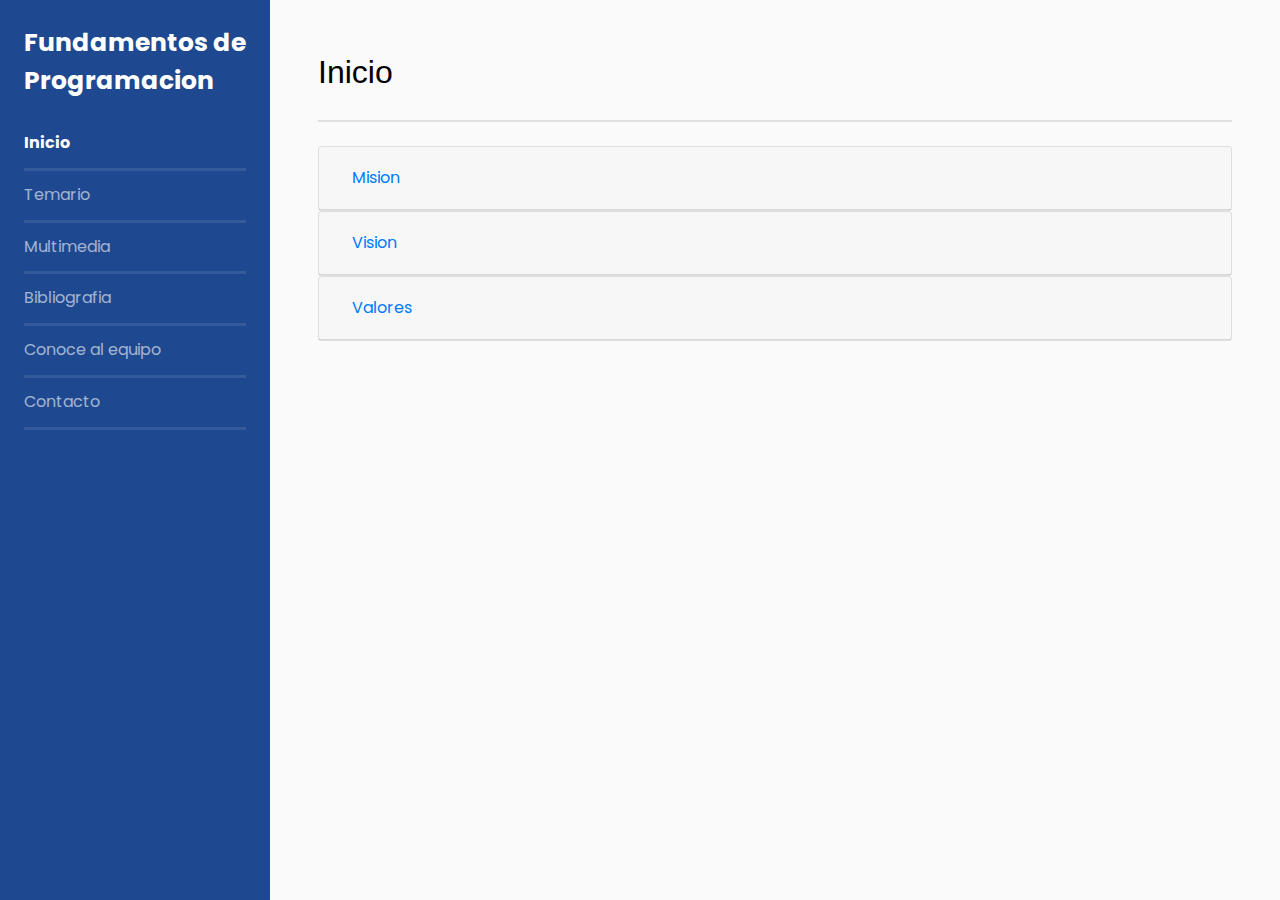
<file: index.html>
<!doctype html>
<html lang="en">

<head>
	<title>Inicio</title>
	<meta charset="utf-8">
	<meta name="viewport" content="width=device-width, initial-scale=1, shrink-to-fit=no">

	<link href="https://fonts.googleapis.com/css?family=Poppins:300,400,500,600,700,800,900" rel="stylesheet">

	<link rel="stylesheet" href="https://stackpath.bootstrapcdn.com/font-awesome/4.7.0/css/font-awesome.min.css">
	<link rel="stylesheet" href="css/style.css">
</head>

<body>

	<div class="wrapper d-flex align-items-stretch">
		<!-- M E N U  -->
		<nav id="sidebar">
			<!--  -->
			<div class="custom-menu">
				<div class="d-md-none">
					<button type="button" id="sidebarCollapse" class="btn btn-primary">
						<i class="fa fa-bars"></i>
					</button>
				</div>
			</div>
			<!--  -->
			<div class="p-4">
				<h1><a class="logo">Fundamentos de Programacion</a></h1>
				<ul class="list-unstyled components mb-5">
					<li class="active">
						<a href="./index.html">Inicio</a>
					</li>
					<li>
						<a href="./temario.html">Temario</a>
					</li>
					<li>
						<a href="./multimedia.html">Multimedia</a>
					</li>
					<li>
						<a href="./bibliografia.html">Bibliografia</a>
					</li>
					<li>
						<a href="./conoce_equipo.html">Conoce al equipo</a>
					</li>
					<li>
						<a href="./contacto.html">Contacto</a>
					</li>
				</ul>
			</div>
			<!--  -->
		</nav>

		<!-- C O N T E N I D O -->
		<div id="content" class="p-4 p-md-5 pt-5">
			<h2 class="mb-4 fuenteSecciones">Inicio</h2>
			<hr class="border-bottom mb-4">
			

			<!--  -->
			<div class="card-container">
				<div class="card">
					<div class="card-header">
						<h5 class="mb-0">
							<button class="btn btn-link text-center" data-toggle="collapse" data-target="#collapseContent1"
								aria-expanded="true" aria-controls="collapseContent1">
								Mision
							</button>
						</h5>
					</div>
					<div id="collapseContent1" class="collapse">
						<div class="card-body">
							<p>Formar a los estudiantes de Ingeniería en Sistemas Computacionales e Ingeniería en Animación Digital y Efectos Visuales en el diseño y desarrollo de algoritmos, dotándolos de las habilidades necesarias para aplicar lenguajes de programación en la resolución de problemas reales. La asignatura busca cultivar el pensamiento lógico, promover el uso eficaz de estructuras secuenciales, selectivas y repetitivas, así como fomentar la organización de datos mediante el empleo de arreglos y estructuras de registros. Con un enfoque práctico, se busca que los estudiantes adquieran destrezas en la implementación de funciones y módulos, promoviendo la modularidad y la reutilización de código para construir aplicaciones de software eficientes. La misión es proporcionar una base sólida en programación que sirva como cimiento para asignaturas futuras y prepare a los estudiantes para enfrentar los desafíos tecnológicos en sus respectivas carreras.</p>
						</div>
					</div>
				</div>
				<div class="card">
					<div class="card-header">
						<h5 class="mb-0">
							<button class="btn btn-link text-center" data-toggle="collapse" data-target="#collapseContent2"
								aria-expanded="true" aria-controls="collapseContent2">
								Vision
							</button>
						</h5>
					</div>
					<div id="collapseContent2" class="collapse">
						<div class="card-body">
							<p>Ser reconocida como una asignatura líder en la formación de estudiantes de Ingeniería en Sistemas 
								Computacionales e Ingeniería en Animación Digital y Efectos Visuales, destacándose por su enfoque 
								innovador y práctico en la enseñanza de conceptos fundamentales de programación. Buscamos ser un referente 
								académico al proporcionar a los estudiantes las herramientas necesarias para desarrollar habilidades sólidas en diseño 
								algorítmico y programación, preparándolos para enfrentar los desafíos tecnológicos emergentes. Aspiramos a que nuestros graduados 
								destaquen por su capacidad para aplicar lenguajes de programación en la resolución de problemas complejos, demostrando un pensamiento 
								lógico y creativo en el diseño de soluciones. Nos esforzamos por mantenernos actualizados con las tendencias tecnológicas, integrando 
								constantemente nuevas metodologías y herramientas que refuercen la relevancia y el impacto de la asignatura en la formación de profesionales 
								altamente competentes en el ámbito de la programación y el desarrollo de software.</p>
						</div>
					</div>
				</div>
				<div class="card">
					<div class="card-header">
						<h5 class="mb-0">
							<button class="btn btn-link text-center" data-toggle="collapse" data-target="#collapseContent3"
								aria-expanded="true" aria-controls="collapseContent3">
								Valores
							</button>
						</h5>
					</div>
					<div id="collapseContent3" class="collapse">
						<div class="card-body">
							<p>
								Los valores fundamentales en la asignatura "Fundamentos de Programación" constituyen los principios éticos y morales
								que guían el proceso de enseñanza y aprendizaje. Estos valores son esenciales para el desarrollo integral de los
								estudiantes, no solo como futuros profesionales de la programación, sino también como individuos comprometidos
								con la responsabilidad social y ética en el uso de la tecnología. A continuación, se presentan los valores clave
								y la razón por la cual son fundamentales en la formación de los estudiantes.
							</p>
					
							<h4>Valores:</h4>
					
							<h6><strong>Ética Profesional:</strong></h6>
							<p>La ética profesional es crucial para formar programadores responsables y conscientes de las implicaciones éticas de su trabajo. Inculcar este valor ayuda a los estudiantes a comprender la responsabilidad que conlleva el desarrollo de software y la toma de decisiones éticas en el ámbito tecnológico.</p>
					
							<h6><strong>Colaboración:</strong></h6>
							<p>La colaboración es esencial en el mundo laboral y en proyectos de desarrollo de software. Fomentar el trabajo en equipo y el intercambio de ideas en la asignatura prepara a los estudiantes para la colaboración efectiva en entornos profesionales y promueve la creación de soluciones más robustas y creativas.</p>
					
							<h6><strong>Resolución de Problemas:</strong></h6>
							<p> La capacidad para abordar y resolver problemas es fundamental en la programación. Enfrentar desafíos y encontrar soluciones efectivas fortalece la habilidad de los estudiantes para analizar situaciones complejas y aplicar conocimientos adquiridos en la resolución de problemas reales.</p>
					
							<h6><strong>Innovación:</strong></h3>
							<p> Fomentar la innovación en la asignatura motiva a los estudiantes a explorar nuevas ideas y enfoques creativos en el diseño de algoritmos y la implementación de soluciones. La innovación es un impulsor clave para el progreso tecnológico y la adaptación a entornos cambiantes.</p>
					
							<h6><strong>Responsabilidad Social:</strong></h6>
							<p> Los programadores tienen un papel crucial en la sociedad, y la asignatura busca inculcar la responsabilidad social. Los estudiantes deben comprender el impacto de la tecnología en la sociedad y considerar las implicaciones éticas de sus decisiones en el desarrollo de software.</p>
					
							<h6><strong>Perseverancia:</strong></h6>
							<p> La programación puede ser desafiante, y la perseverancia es esencial para superar obstáculos y alcanzar metas. Cultivar la perseverancia en los estudiantes promueve la tenacidad y la resistencia frente a problemas complejos en el ámbito de la programación.</p>
					
						</div>
					</div>
				</div>
			</div>
			<!--  -->

		</div>
	</div>

	<script src="js/jquery.min.js"></script>
	<script src="js/bootstrap.min.js"></script>
	<script src="js/main.js"></script>
</body>

</html>
</file>
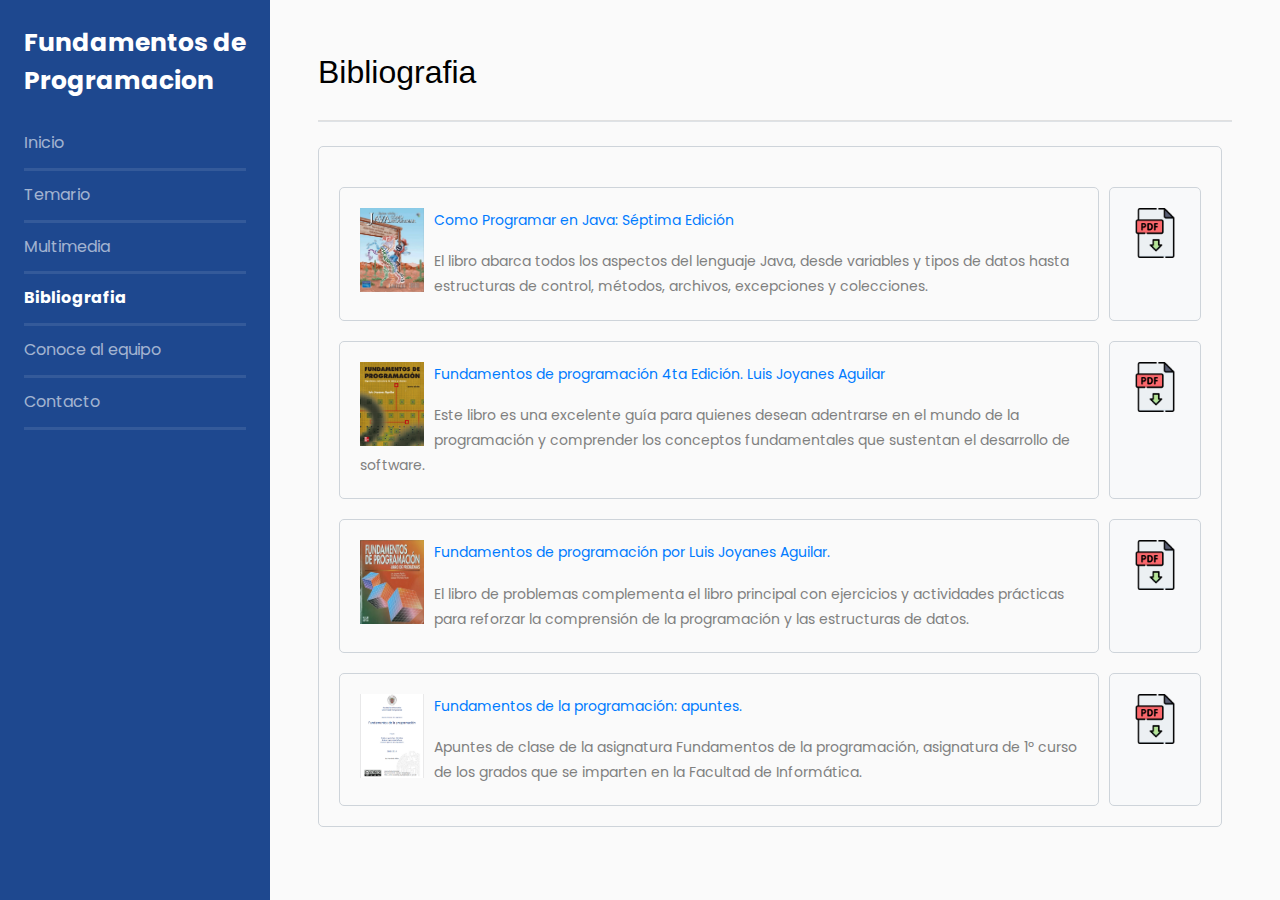
<file: bibliografia.html>
<!doctype html>
<html lang="en">

<head>
    <title>Bibliografia</title>
    <meta charset="utf-8">
    <meta name="viewport" content="width=device-width, initial-scale=1, shrink-to-fit=no">

    <link href="https://fonts.googleapis.com/css?family=Poppins:300,400,500,600,700,800,900" rel="stylesheet">

    <link rel="stylesheet" href="https://stackpath.bootstrapcdn.com/font-awesome/4.7.0/css/font-awesome.min.css">
    <link rel="stylesheet" href="../css/style.css">
</head>

<body>

    <div class="wrapper d-flex align-items-stretch">
        <!-- M E N U  -->
        <nav id="sidebar">
            <!--  -->
            <div class="custom-menu">
                <div class="d-md-none">
                    <button type="button" id="sidebarCollapse" class="btn btn-primary">
                        <i class="fa fa-bars"></i>
                    </button>
                </div>
            </div>
            <!--  -->
            <div class="p-4">
                <h1><a class="logo">Fundamentos de Programacion</a></h1>
                <ul class="list-unstyled components mb-5">
                    <li>
                        <a href="./index.html">Inicio</a>
                    </li>
                    <li>
                        <a href="./temario.html">Temario</a>
                    </li>
                    <li>
                        <a href="./multimedia.html">Multimedia</a>
                    </li>

                    <li class="active">
                        <a href="./bibliografia.html">Bibliografia</a>
                    </li>
                    <li>
                        <a href="./conoce_equipo.html">Conoce al equipo</a>
                    </li>
                    <li>
                        <a href="./contacto.html">Contacto</a>
                    </li>
                </ul>
            </div>
            <!--  -->
        </nav>

        <!-- C O N T E N I D O -->
        <div id="content" class="p-4 p-md-5 pt-5">
            <h2 class="mb-4 fuenteSecciones">Bibliografia</h2>
            <hr class="border-bottom mb-4">
            <div class="contact-section">
                <div class="bibliografia-section">

                    <div class="contact-section">
                        <div class="bibliografia-section">
                            <img src="imag/cpJ7e.jpg" alt="Imagen del libro" class="book-image">
                            <p class="btn-link">Como Programar en Java: Séptima Edición</p>
                            <p1> El libro abarca todos los aspectos del lenguaje Java, desde variables y tipos de datos hasta estructuras de control, métodos, archivos, excepciones y colecciones.</p1>
                        </div>

                        <div class="descarga-button">
                            <a id="descargarPDF" href="docs/como_programar_en_java-septima_edicion.pdf" download>
                                <img src="imag/descargar-pdf.png" alt="Descargar PDF"
                                    style="width: 50px; height: 50px;">
                            </a>
                        </div>
                    </div>

                    <div class="contact-section">
                        <div class="bibliografia-section">
                            <img src="imag/fp4e.jpg" alt="Imagen del libro" class="book-image">
                            <p class="btn-link">Fundamentos de programación 4ta Edición. Luis Joyanes Aguilar</p>
                            <p1> Este libro es una excelente guía para quienes desean adentrarse en el mundo de la programación y comprender los conceptos fundamentales que sustentan el desarrollo de software.</p1>
                        </div>
                        
                        <div class="descarga-button">
                            <a id="descargarPDF" href="docs/como_programar_en_java-septima_edicion.pdf" download>
                                <img src="imag/descargar-pdf.png" alt="Descargar PDF"
                                    style="width: 50px; height: 50px;">
                            </a>
                        </div>
                    </div>

                    <div class="contact-section">
                        <div class="bibliografia-section">
                            <img src="imag/fplp.jpg" alt="Imagen del libro" class="book-image">
                            <p class="btn-link">Fundamentos de programación por Luis Joyanes Aguilar.</p>
                            <p1> El libro de problemas complementa el libro principal con ejercicios y actividades prácticas para reforzar la comprensión de la programación y las estructuras de datos.</p1>
                        </div>
                        
                        <div class="descarga-button">
                            <a id="descargarPDF" href="docs/como_programar_en_java-septima_edicion.pdf" download>
                                <img src="imag/descargar-pdf.png" alt="Descargar PDF"
                                    style="width: 50px; height: 50px;">
                            </a>
                        </div>
                    </div>

                    <div class="contact-section">
                        <div class="bibliografia-section">
                            <img src="imag/fpa.PNG" alt="Imagen del libro" class="book-image">
                            <p class="btn-link">Fundamentos de la programación: apuntes.</p>
                            <p1>Apuntes de clase de la asignatura
                                Fundamentos de la programación, asignatura de 1º curso de los grados
                                que se imparten en la Facultad de Informática.</p1>
                        </div>
                        
                        <div class="descarga-button">
                            <a id="descargarPDF" href="docs/Apuntes fundamentos de programacion.pdf" download>
                                <img src="imag/descargar-pdf.png" alt="Descargar PDF"
                                    style="width: 50px; height: 50px;">
                            </a>
                        </div>
                    </div>



                    <!-- <div class="contact-section">
                        <div class="bibliografia-section">
                            <p>Aquí puedes descargar la bibliografía en formato PDF:</p>
                        </div>

                        <div class="descarga-button">
                            <a href="ruta/al/archivo.pdf" download>
                                <img src="imag/descargar-pdf.png" alt="Descargar PDF"
                                    style="width: 50px; height: 50px;">
                            </a>
                        </div>
                    </div> -->

                </div>
            </div>

            <script>
                var parrafoJava = document.getElementById('libroJava');
                var enlaceDescarga = document.getElementById('descargarPDF');

                parrafoJava.addEventListener('click', function () {
                    enlaceDescarga.click();
                });
            </script>

            <script src="../js/jquery.min.js"></script>
            <script src="../js/bootstrap.min.js"></script>
            <script src="../js/main.js"></script>
</body>

</html>
</file>
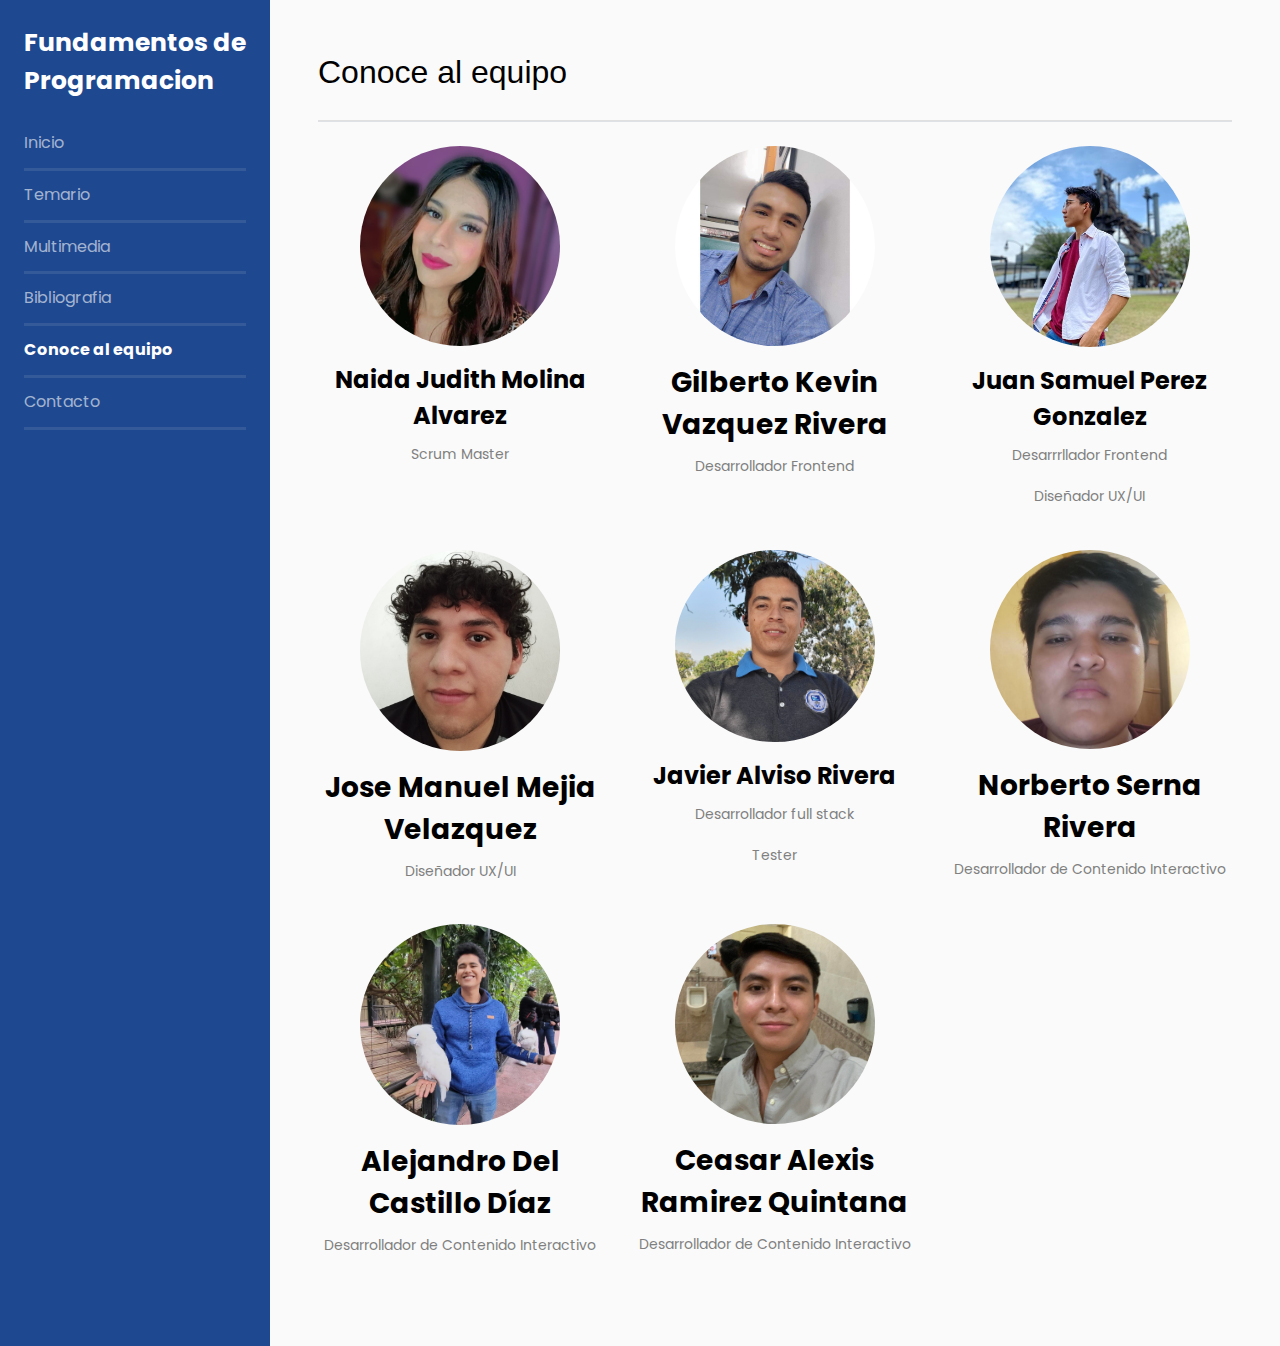
<file: conoce_equipo.html>
<!doctype html>
<html lang="en">

<head>
	<title>Conoce al equipo</title>
	<meta charset="utf-8">
	<meta name="viewport" content="width=device-width, initial-scale=1, shrink-to-fit=no">

	<link href="https://fonts.googleapis.com/css?family=Poppins:300,400,500,600,700,800,900" rel="stylesheet">

	<link rel="stylesheet" href="https://stackpath.bootstrapcdn.com/font-awesome/4.7.0/css/font-awesome.min.css">
	<link rel="stylesheet" href="../css/style.css">
</head>

<body>

	<div class="wrapper d-flex align-items-stretch">
		<!-- M E N U  -->
		<nav id="sidebar">
			<!--  -->
			<div class="custom-menu">
				<div class="d-md-none">
					<button type="button" id="sidebarCollapse" class="btn btn-primary">
						<i class="fa fa-bars"></i>
					</button>
				</div>
			</div>
			<!--  -->
			<div class="p-4">
				<h1><a class="logo">Fundamentos de Programacion</a></h1>
				<ul class="list-unstyled components mb-5">
					<li>
						<a href="./index.html">Inicio</a>
					</li>
					<li>
						<a href="./temario.html">Temario</a>
					</li>
					<li>
						<a href="./multimedia.html">Multimedia</a>
					</li>

					<li>
						<a href="./bibliografia.html">Bibliografia</a>
					</li>
					<li class="active">
						<a href="./conoce_equipo.html">Conoce al equipo</a>
					</li>
					<li>
						<a href="./contacto.html">Contacto</a>
					</li>
				</ul>
			</div>
			<!--  -->
		</nav>

		<!-- C O N T E N I D O -->
		<div id="content" class="p-4 p-md-5 pt-5">
			<h2 class="mb-4 fuenteSecciones">Conoce al equipo</h2>
			<hr class="border-bottom mb-4">
			<div class="row">
				<!-- Team Member 1 -->
				<div class="col-md-6 col-lg-4 mb-4">
					<div class="team-member text-center">
						<img src="imageMembers/naida.jpg" alt="Team Member 1" class="rounded-circle img-fluid">
						<h4 class="mt-3 mb-2 font-weight-bold">Naida Judith Molina Alvarez</h4>
						<p>Scrum Master</p>
					</div>
				</div>

				<!-- Team Member 2 -->
				<div class="col-md-6 col-lg-4 mb-4">
					<div class="team-member text-center">
						<img src="imageMembers/gilbertok.jpg" alt="Team Member 2" class="rounded-circle img-fluid">
						<h3 class="mt-3 mb-2 font-weight-bold">Gilberto Kevin Vazquez Rivera</h3>
						<p>Desarrollador Frontend</p>
					</div>
				</div>

				<!-- Team Member 6 -->
				<div class="col-md-6 col-lg-4 mb-4">
					<div class="team-member text-center">
						<img src="imageMembers/samuel.jpg" alt="Team Member 3" class="rounded-circle img-fluid">
						<h4 class="mt-3 mb-2 font-weight-bold">Juan Samuel Perez Gonzalez</h4>
						<p>Desarrrllador Frontend</p>
						<p>Diseñador UX/UI</p>
					</div>
				</div>

				<!-- Team Member 3 -->
				<div class="col-md-6 col-lg-4 mb-4">
					<div class="team-member text-center">
						<img src="imageMembers/manuelm.jpg" alt="Team Member 4" class="rounded-circle img-fluid">
						<h3 class="mt-3 mb-2 font-weight-bold">Jose Manuel Mejia Velazquez</h3>
						<p>Diseñador UX/UI</p>
					</div>
				</div>
				<!-- Team Member 4 -->
				<div class="col-md-6 col-lg-4 mb-4">
					<div class="team-member text-center">
						<img src="imageMembers/javier.jpg" alt="Team Member 5" class="rounded-circle img-fluid">
						<h4 class="mt-3 mb-2 font-weight-bold">Javier Alviso Rivera</h4>
						<p>Desarrollador full stack</p>
						<p>Tester</p>
					</div>
				</div>

				<!-- Team Member 5 -->
				<div class="col-md-6 col-lg-4 mb-4">
					<div class="team-member text-center">
						<img src="imageMembers/norbertos.jpg" alt="Team Member 6" class="rounded-circle img-fluid">
						<h3 class="mt-3 mb-2 font-weight-bold">Norberto Serna Rivera</h3>
						<p>Desarrollador de Contenido Interactivo</p>
					</div>
				</div>

				<!-- Team Member 7	 -->
				<div class="col-md-6 col-lg-4 mb-4">
					<div class="team-member text-center">
						<img src="imageMembers/alejandro.jpg" alt="Team Member 7" class="rounded-circle img-fluid">
						<h3 class="mt-3 mb-2 font-weight-bold">Alejandro Del Castillo Díaz</h3>
						<p>Desarrollador de Contenido Interactivo</p>
					</div>
				</div>
				
				<!-- Team Member 8	 -->
				<div class="col-md-6 col-lg-4 mb-4">
					<div class="team-member text-center">
						<img src="imageMembers/cesar_alexis.jpg" alt="Team Member 8" class="rounded-circle img-fluid">
						<h3 class="mt-3 mb-2 font-weight-bold">Ceasar Alexis Ramirez Quintana</h3>
						<p>Desarrollador de Contenido Interactivo</p>
					</div>
				</div>

				<!--  -->

				<!--  -->
			</div>

		</div>

		<script src="../js/jquery.min.js"></script>
		<script src="../js/bootstrap.min.js"></script>
		<script src="../js/main.js"></script>

</body>

</html>
</file>
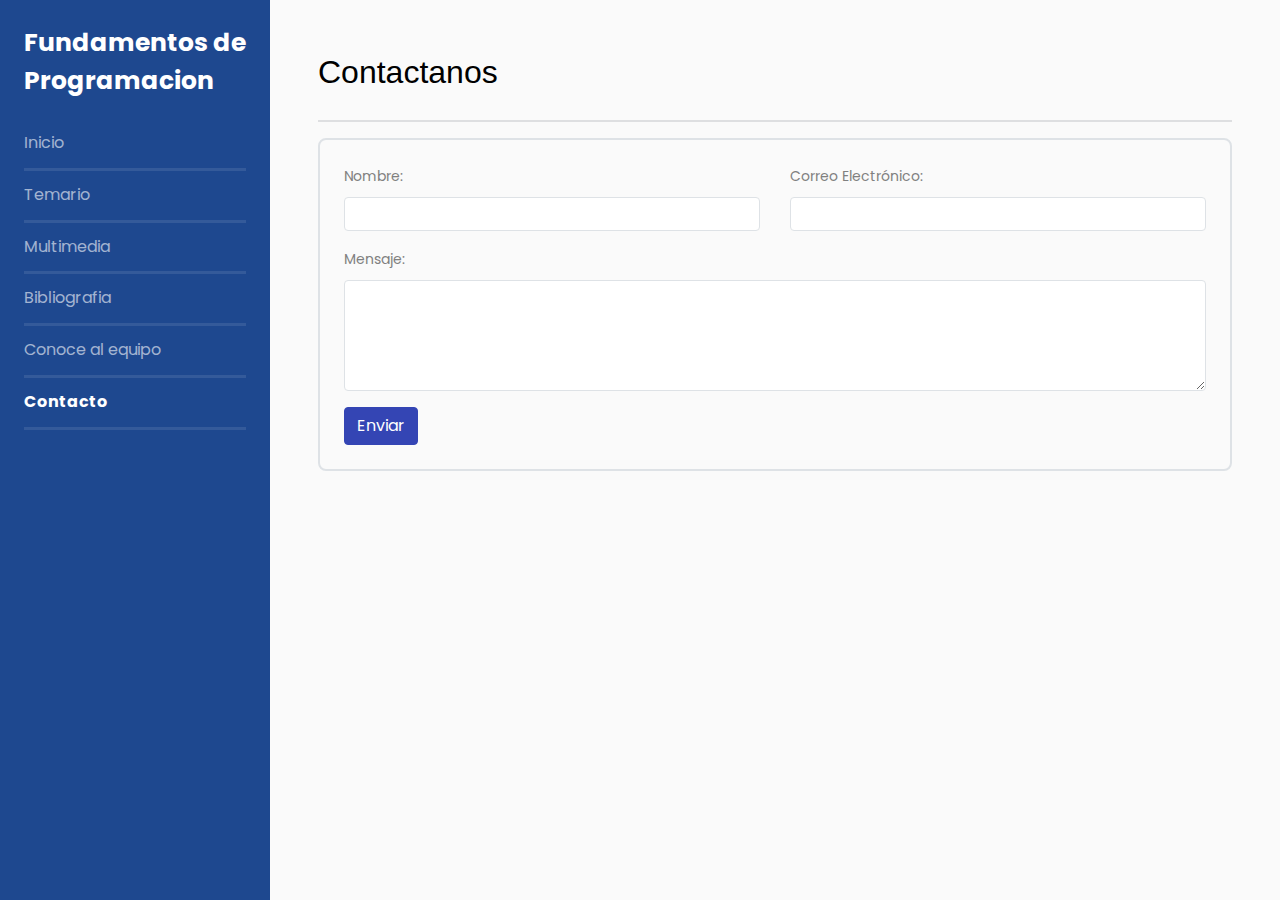
<file: contacto.html>
<!doctype html>
<html lang="en">

<head>
	<title>Contacto</title>
	<meta charset="utf-8">
	<meta name="viewport" content="width=device-width, initial-scale=1, shrink-to-fit=no">

	<link href="https://fonts.googleapis.com/css?family=Poppins:300,400,500,600,700,800,900" rel="stylesheet">

	<link rel="stylesheet" href="https://stackpath.bootstrapcdn.com/font-awesome/4.7.0/css/font-awesome.min.css">
	<link href="https://cdn.jsdelivr.net/npm/bootstrap@5.3.3/dist/css/bootstrap.min.css" rel="stylesheet"
		integrity="sha384-QWTKZyjpPEjISv5WaRU9OFeRpok6YctnYmDr5pNlyT2bRjXh0JMhjY6hW+ALEwIH" crossorigin="anonymous">
	<link rel="stylesheet" href="../css/style.css">
</head>

<body>

	<div class="wrapper d-flex align-items-stretch">
		<!-- M E N U  -->
		<nav id="sidebar">
			<!--  -->
			<div class="custom-menu">
				<div class="d-md-none">
					<button type="button" id="sidebarCollapse" class="btn btn-primary">
						<i class="fa fa-bars"></i>
					</button>
				</div>
			</div>
			<!--  -->
			<div class="p-4">
				<h1><a class="logo">Fundamentos de Programacion</a></h1>
				<ul class="list-unstyled components mb-5">
					<li>
						<a href="./index.html">Inicio</a>
					</li>
					<li>
						<a href="./temario.html">Temario</a>
					</li>
					<li>
						<a href="./multimedia.html">Multimedia</a>
					</li>
					<li>
						<a href="./bibliografia.html">Bibliografia</a>
					</li>
					<li>
						<a href="./conoce_equipo.html">Conoce al equipo</a>
					</li>
					<li class="active">
						<a href="./contacto.html">Contacto</a>
					</li>
				</ul>
			</div>
			<!--  -->
		</nav>

		<!-- C O N T E N I D O -->
		<div id="content" class="p-4 p-md-5 pt-5">
			<h2 class="mb-4 fuenteSecciones">Contactanos</h2>
			<hr class="border border-secondary border-5 opacity-20">
			<!--
			<div class="row">
				<div class="col-md-6 mb-4 d-flex align-items-center order-md-4">
					<div class="contact-info text-left">
						<img src="imag/correo.png" alt="Correo Electrónico" class="img-fluid" style="max-width: 50px;">
					</div>
					<div class="ml-3">
						<h5 class="mt-3 mb-2 font-weight-bold">Naida Judith Molina Alvarez</h5>
						<p><a href="mailto:correo1@example.com">molina.alvarez.20176@itsmante.edu.mx</a></p>
					</div>
				</div>
				<div class="col-md-6 mb-4 d-flex align-items-center order-md-3">
					<div class="contact-info text-left">
						<img src="imag/correo.png" alt="Correo Electrónico" class="img-fluid" style="max-width: 50px;">
					</div>
					<div class="ml-3">
						<h5 class="mt-3 mb-2 font-weight-bold">Gilberto Kevin Vazquez Rivera</h5>
						<p><a href="mailto:correo1@example.com">vazquez.rivera.20033@itsmante.edu.mx</a></p>
					</div>
				</div>
				<div class="col-md-6 mb-4 d-flex align-items-center order-md-4">
					<div class="contact-info text-left">
						<img src="imag/correo.png" alt="Correo Electrónico" class="img-fluid" style="max-width: 50px;">
					</div>
					<div class="ml-3">
						<h5 class="mt-3 mb-2 font-weight-bold">Norberto Serna Rivera</h5>
						<p><a href="mailto:correo1@example.com">serna.rivera.20199@itsmante.edu.mx</a></p>
					</div>
				</div>
				<div class="col-md-6 mb-4 d-flex align-items-center order-md-3">
					<div class="contact-info text-left">
						<img src="imag/correo.png" alt="Correo Electrónico" class="img-fluid" style="max-width: 50px;">
					</div>
					<div class="ml-3">
						<h5 class="mt-3 mb-2 font-weight-bold">Jose Manuel Mejia Velazquez</h5>
						<p><a href="mailto:correo1@example.com">mejia.velazquez.20015@itsmante.edu.mx</a></p>
					</div>
				</div>
				<div class="col-md-6 mb-4 d-flex align-items-center order-md-4">
					<div class="contact-info text-left">
						<img src="imag/correo.png" alt="Correo Electrónico" class="img-fluid" style="max-width: 50px;">
					</div>
					<div class="ml-3">
						<h5 class="mt-3 mb-2 font-weight-bold">Javier Alviso Rivera</h5>
						<p><a href="mailto:correo1@example.com">alviso.rivera.20207@itsmante.edu.mx</a></p>
					</div>
				</div>
				<div class="col-md-6 mb-4 d-flex align-items-center order-md-3">
					<div class="contact-info text-left">
						<img src="imag/correo.png" alt="Correo Electrónico" class="img-fluid" style="max-width: 50px;">
					</div>
					<div class="ml-3">
						<h5 class="mt-3 mb-2 font-weight-bold">Juan Samuel Perez Gonzalez</h5>
						<p><a href="mailto:correo1@example.com">perez.gonzalez.19073@itsmante.edu.mx</a></p>
					</div>
				</div>
				<div class="col-md-6 mb-4 d-flex align-items-center order-md-4">
					<div class="contact-info text-left">
						<img src="imag/correo.png" alt="Correo Electrónico" class="img-fluid" style="max-width: 50px;">
					</div>
					<div class="ml-3">
						<h5 class="mt-3 mb-2 font-weight-bold">Alejandro Del Castillo Díaz</h5>
						<p><a href="mailto:correo1@example.com">delcastillo.diaz.20067@itsmante.edu.mx</a></p>
					</div>
				</div>
				<div class="col-md-6 mb-4 d-flex align-items-center order-md-3">
					<div class="contact-info text-left">
						<img src="imag/correo.png" alt="Correo Electrónico" class="img-fluid" style="max-width: 50px;">
					</div>
					<div class="ml-3">
						<h5 class="mt-3 mb-2 font-weight-bold">Ceasar Alexis Ramirez Quintana</h5>
						<p><a href="mailto:correo1@example.com">ramirez.quintana.19226@itsmante.edu.mx</a></p>
					</div>
				</div>
			</div>
			-->

			<div class="container border border-2 rounded-3 p-4">
				<form>
					<!--  -->
					<div class="row">
						<div class="col-md-6">
							<div class="form-group">
								<label for="nombre">Nombre:</label>
								<input type="text" class="form-control border" id="nombre" name="nombre" required>
							</div>
						</div>
						<!--  -->
						<div class="col-md-6">
							<div class="form-group">
								<label for="email">Correo Electrónico:</label>
								<input type="email" class="form-control border" id="email" name="email" required>
							</div>
						</div>
					</div>
					<!--  -->
					<div class="form-group">
						<label for="mensaje">Mensaje:</label>
						<textarea class="form-control border-1" id="mensaje" name="mensaje" rows="5"
							required></textarea>
					</div>

					<button type="submit" class="btn btn-primary">Enviar</button>
				</form>
			</div>

		</div>
	</div>

	<script src="../js/jquery.min.js"></script>
	<script src="../js/bootstrap.min.js"></script>
	<script src="../js/main.js"></script>
</body>

</html>
</file>
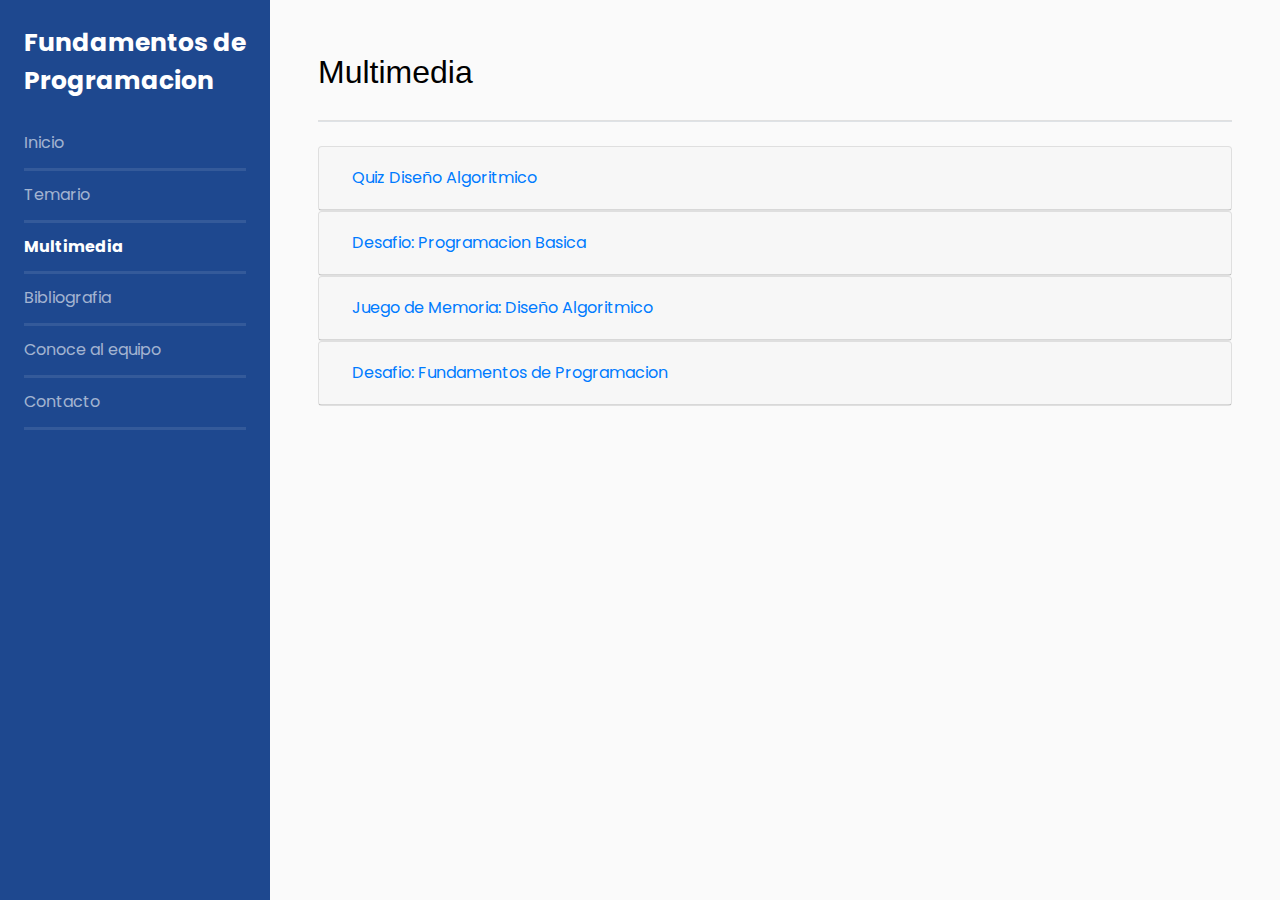
<file: multimedia.html>
<!doctype html>
<html lang="en">

<head>
	<title>Multimedia</title>
	<meta charset="utf-8">
	<meta name="viewport" content="width=device-width, initial-scale=1, shrink-to-fit=no">

	<link href="https://fonts.googleapis.com/css?family=Poppins:300,400,500,600,700,800,900" rel="stylesheet">

	<link rel="stylesheet" href="https://stackpath.bootstrapcdn.com/font-awesome/4.7.0/css/font-awesome.min.css">
	<link rel="stylesheet" href="../css/style.css">
</head>

<body>

	<div class="wrapper d-flex align-items-stretch">
		<!-- M E N U  -->
		<nav id="sidebar">
			<!--  -->
			<div class="custom-menu">
				<div class="d-md-none">
					<button type="button" id="sidebarCollapse" class="btn btn-primary">
						<i class="fa fa-bars"></i>
					</button>
				</div>
			</div>
			<!--  -->
			<div class="p-4">
				<h1><a class="logo">Fundamentos de Programacion</a></h1>
				<ul class="list-unstyled components mb-5">
					<li>
						<a href="./index.html">Inicio</a>
					</li>
					<li>
						<a href="./temario.html">Temario</a>
					</li>
					<li class="active">
						<a href="./multimedia.html">Multimedia</a>
					</li>
					<li>
						<a href="./bibliografia.html">Bibliografia</a>
					</li>
					<li>
						<a href="./conoce_equipo.html">Conoce al equipo</a>
					</li>
					<li>
						<a href="./contacto.html">Contacto</a>
					</li>
				</ul>
			</div>
			<!--  -->
		</nav>

		<!-- C O N T E N I D O -->
		<div id="content" class="p-4 p-md-5 pt-5">
			<h2 class="mb-4 fuenteSecciones">Multimedia</h2>
			<hr class="border-bottom mb-4">
			<div class="card">
				<div class="card-header">
					<h5 class="mb-0">
						<button class="btn btn-link" data-toggle="collapse" data-target="#collapseContent1"
							aria-expanded="true" aria-controls="collapseContent1">
							Quiz Diseño Algoritmico
						</button>
					</h5>
				</div>
				<div id="collapseContent1" class="collapse">
					<div class="card-body">
						<div style="width: 100%;">
							<div style="position: relative; padding-bottom: 56.25%; padding-top: 0; height: 0;">
								<iframe title="Quiz pizarra animada" frameborder="0" width="1200" height="675"
									style="position: absolute; top: 0; left: 0; width: 100%; height: 100%; border-radius: 13px;"
									src="https://view.genial.ly/65e787afc0aadd00140fd63b" type="text/html"
									allowscriptaccess="always" allowfullscreen="true" scrolling="yes"
									allownetworking="all">
								</iframe>
							</div>
						</div>
					</div>
				</div>
			</div>
			<!--  -->
			<div class="card">
				<div class="card-header">
					<h5 class="mb-0">
						<button class="btn btn-link" data-toggle="collapse" data-target="#collapseContent2"
							aria-expanded="true" aria-controls="collapseContent2">
							Desafio: Programacion Basica
						</button>
					</h5>
				</div>
				<div id="collapseContent2" class="collapse">
					<div class="card-body">

						<iframe allow="fullscreen; autoplay;" allowfullscreen width="795" height="690" frameborder="0"
							src="https://es.educaplay.com/juego/18152542-programacion_basica.html"
							allow="autoplay; muted">
						</iframe>

					</div>
				</div>
			</div>
			<!--  -->
			<div class="card">
				<div class="card-header">
					<h5 class="mb-0">
						<button class="btn btn-link" data-toggle="collapse" data-target="#collapseContent3"
							aria-expanded="true" aria-controls="collapseContent3">
							Juego de Memoria: Diseño Algoritmico
						</button>
					</h5>
				</div>
				<div id="collapseContent3" class="collapse">
					<div class="card-body">

						<iframe allow="fullscreen; autoplay;" allowfullscreen width="795" height="690" frameborder="0"
							src="https://es.educaplay.com/juego/18152624-juego_de_memoria_diseno_algoritmico.html"
							allow="autoplay; muted">
						</iframe>

					</div>
				</div>
			</div>
			<!--  -->
			<div class="card">
				<div class="card-header">
					<h5 class="mb-0">
						<button class="btn btn-link" data-toggle="collapse" data-target="#collapseContent4"
							aria-expanded="true" aria-controls="collapseContent4">
							Desafio: Fundamentos de Programacion
						</button>
					</h5>
				</div>
				<div id="collapseContent4" class="collapse">
					<div class="card-body">

						<iframe allow="fullscreen; autoplay;" allowfullscreen width="795" height="690" frameborder="0"
							src="https://es.educaplay.com/juego/18156020-desafio_de_fundamentos_de_programacion.html"
							allow="autoplay; muted">
						</iframe>

					</div>
				</div>
			</div>
			<!--  -->
			<!-- <div class="card">
				<div class="card-header">
					<h5 class="mb-0">
						<button class="btn btn-link" data-toggle="collapse" data-target="#collapseContent1"
							aria-expanded="true" aria-controls="collapseContent1">
							multimedia
						</button>
					</h5>
				</div>
				<div id="collapseContent1" class="collapse">
					<div class="card-body">
						multimedia
					</div>
				</div>
			</div> -->
		</div>
	</div>

	<script src="../js/jquery.min.js"></script>
	<script src="../js/bootstrap.min.js"></script>
	<script src="../js/main.js"></script>
</body>

</html>
</file>
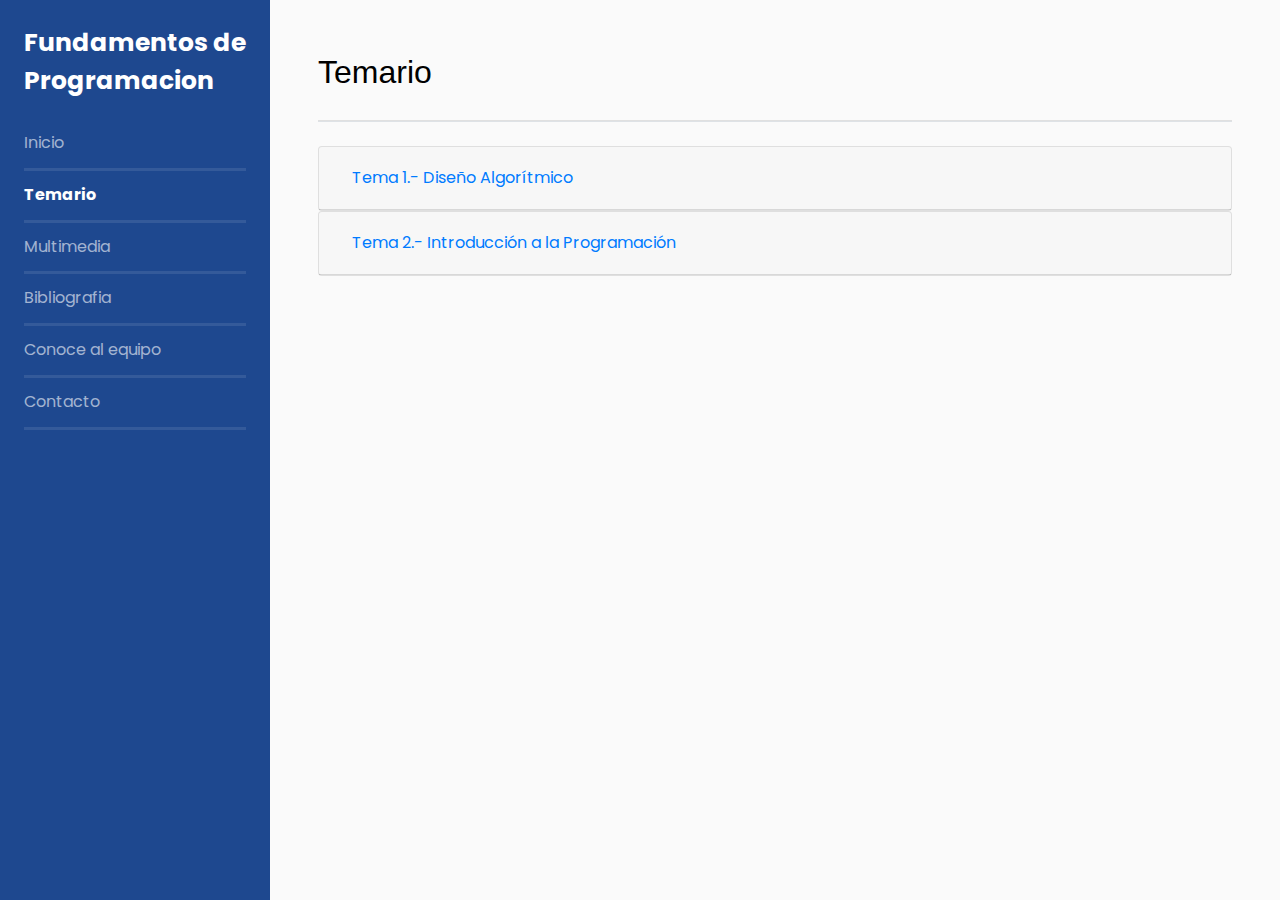
<file: temario.html>
<!doctype html>
<html lang="en">

<head>
    <title>Temario</title>
    <meta charset="utf-8">
    <meta name="viewport" content="width=device-width, initial-scale=1, shrink-to-fit=no">

    <link href="https://fonts.googleapis.com/css?family=Poppins:300,400,500,600,700,800,900" rel="stylesheet">
    <link rel="stylesheet" href="https://stackpath.bootstrapcdn.com/font-awesome/4.7.0/css/font-awesome.min.css">
    <link rel="stylesheet" href="../css/style.css">

</head>

<body>

    <div class="wrapper d-flex align-items-stretch">
        <!-- M E N U  -->
        <nav id="sidebar">
            <!--  -->
            <div class="custom-menu">
                <div class="d-md-none">
                    <button type="button" id="sidebarCollapse" class="btn btn-primary">
                        <i class="fa fa-bars"></i>
                    </button>
                </div>
            </div>
            <!--  -->
            <div class="p-4">
                <h1><a class="logo">Fundamentos de Programacion</a></h1>
                <ul class="list-unstyled components mb-5">
                    <li>
                        <a href="./index.html">Inicio</a>
                    </li>
                    <li class="active">
                        <a href="./temario.html">Temario</a>
                    </li>
                    <li>
                        <a href="./multimedia.html">Multimedia</a>
                    </li>
                    <li>
                        <a href="./bibliografia.html">Bibliografia</a>
                    </li>
                    <li>
                        <a href="./conoce_equipo.html">Conoce al equipo</a>
                    </li>
                    <li>
                        <a href="./contacto.html">Contacto</a>
                    </li>
                </ul>
            </div>
            <!--  -->
        </nav>

        <!-- C O N T E N I D O -->
        <div id="content" class="p-4 p-md-5 pt-5">
            <h2 class="mb-4 fuenteSecciones">Temario</h2>
            <hr class="border-bottom mb-4">
            <!-- T E M A - 1 -->
            <div class="card">
                <div class="card-header">
                    <h5 class="mb-0">
                        <button class="btn btn-link" data-toggle="collapse" data-target="#collapseContent1"
                            aria-expanded="true" aria-controls="collapseContent1">
                            Tema 1.- Diseño Algorítmico
                        </button>
                    </h5>
                </div>
                <div id="collapseContent1" class="collapse">
                    <div class="card-body">
                        <ul>
                            <li><a href="#"  onclick="openPDFModal('https://www.youtube.com/embed/oKYqRBJTRZw?si=ipPlW3Ez9XiBQCuH', 'Conceptos básicos')">1.1 Conceptos básicos. </a></li>
                            <li><a href="#" onclick="openPDFModal('https://www.youtube.com/embed/4khnlFbkpAI?si=aKdQA7oKvFjyBsOZ', 'Representación de algoritmos')">1.2 Representación de algoritmos: gráfica y pseudocódigo. </a></li>
                            <li><a href="#"
                                    onclick="openPDFModal('docs/1.3 Diseño de algoritmos.pdf', 'Diseño de algoritmos')">1.3
                                    Diseño de algoritmos. </a></li>
                            <li><a href="#"
                                    onclick="openPDFModal('docs/1.4 Diseño de funciones.pdf', 'Diseño de funciones')">1.4
                                    Diseño de funciones.</a></li>
                        </ul>
                    </div>
                    <!--  -->
                </div>
            </div>
            <!-- T E M A - 2 -->
            <div class="card">
                <div class="card-header">
                    <h5 class="mb-0">
                        <button class="btn btn-link text-left" data-toggle="collapse" data-target="#collapseContent2"
                            aria-expanded="true" aria-controls="collapseContent2">
                            Tema 2.- Introducción a la Programación
                        </button>
                    </h5>
                </div>
                <div id="collapseContent2" class="collapse">
                    <div class="card-body">
                        <ul>
                            <li><a href="#"
                                    onclick="openPDFModal('docs/2.1 Conceptos Basicos.pdf', 'Conceptos Básicos')">2.1
                                    Conceptos básicos.</a></li>
                            <li><a href="#"
                                    onclick="openPDFModal('docs/2.2 Características del lenguaje de programación.pdf','2.2 Características del lenguaje de programación.')">2.2
                                    Características del lenguaje de programación.</a></li>
                            <li><a href="#"
                                    onclick="openPDFModal('docs/2.3 Estructura básica de un programa.pdf','2.3 Estructura básica de un programa.')">2.3
                                    Estructura básica de un programa.</a></li>
                            <li><a href="#"
                                    onclick="openPDFModal('https://view.genial.ly/65e7f38207167700148c01df', 'Elementos del lenguaje')">2.4
                                    Elementos del lenguaje: tipos de datos, literales, constantes,
                                    variables, identification, parámetros, operadores y salida de datos. </a></li>
                            <li><a href="#"
                                    onclick="openPDFModal('https://view.genial.ly/65e94a77c192540014447fba', 'Traducción de un programa')">2.5
                                    Traducción de un programa: compilación, enlace, ejecución y errores.</a>
                            </li>
                        </ul>
                        
                    </div>
                </div>
            </div>

            <!-- Modal para mostrar el PDF -->
            <div class="modal fade" id="pdfModal" tabindex="-1" role="dialog" aria-labelledby="pdfModalLabel"
                aria-hidden="true">
                <div class="modal-dialog modal-xl" role="document">
                    <div class="modal-content">
                        <div class="modal-header">
                            <h5 class="modal-title" id="pdfModalLabel">PDF</h5>
                            <button type="button" class="close" data-dismiss="modal" aria-label="Close">
                                <span aria-hidden="true">&times;</span>
                            </button>
                        </div>
                        <div class="modal-body">
                            <iframe id="pdfViewer" src="" style="width:100%;height:75vh;border:0;"></iframe>
                        </div>
                        <div class="modal-footer">
                            <button type="button" class="btn btn-secondary" data-dismiss="modal">Cerrar</button>
                        </div>
                    </div>
                </div>
            </div>
        </div>

    </div>

    <!-- Agregamos el JS de Bootstrap -->

    <script src="../js/jquery.min.js"></script>
    <script src="../js/bootstrap.min.js"></script>
    <script src="../js/main.js"></script>

    <script>
        function openPDFModal(pdfPath, pdfName) {
            // Seteamos la fuente del iframe con el PDF
            document.getElementById('pdfViewer').src = pdfPath;

            // Modificamos el título del modal con el nombre del PDF
            document.getElementById('pdfModalLabel').innerText = pdfName;

            // Mostramos el modal
            $('#pdfModal').modal('show');
        }
    </script>
</body>

</html>
</file>
<file: css/style.css>
:root {
  --blue: #007bff;
  --indigo: #6610f2;
  --purple: #6f42c1;
  --pink: #e83e8c;
  --red: #dc3545;
  --orange: #fd7e14;
  --yellow: #ffc107;
  --green: #28a745;
  --teal: #20c997;
  --cyan: #17a2b8;
  --white: #fff;
  --gray: #6c757d;
  --gray-dark: #343a40;
  /* --------------------------- */
  --primary: #007bff;
  --secondary: #6c757d;
  /* Paleta de colores */
  --c1: #54E8E3;
  --c2: #54BEE8;
  --c3: #54E8B2;
  --c4: #5460E8;
  --c5: #75C9EB;
  /* --------------------------- */
  --success: #28a745;
  --info: #17a2b8;
  --warning: #ffc107;
  --danger: #dc3545;
  --light: #f8f9fa;
  --dark: #343a40;
  /* --------------------------- */
  --breakpoint-xs: 0;
  --breakpoint-sm: 576px;
  --breakpoint-md: 768px;
  --breakpoint-lg: 992px;
  --breakpoint-xl: 1200px;
  /* --------------------------- */
  --font-family-sans-serif: "Poppins", Arial, sans-serif;
}

*,
*::before,
*::after {
  -webkit-box-sizing: border-box;
  box-sizing: border-box;
}

html {
  font-family: sans-serif;
  line-height: 1.15;
  -webkit-text-size-adjust: 100%;
  -webkit-tap-highlight-color: rgba(0, 0, 0, 0);
}

article,
aside,
figcaption,
figure,
footer,
header,
hgroup,
main,
nav,
section {
  display: block;
}

body {
  margin: 0;
  font-family: -apple-system, BlinkMacSystemFont, "Segoe UI", Roboto, "Helvetica Neue", Arial, "Noto Sans", sans-serif, "Apple Color Emoji", "Segoe UI Emoji", "Segoe UI Symbol", "Noto Color Emoji";
  font-size: 1rem;
  font-weight: 400;
  line-height: 1.5;
  color: #212529;
  text-align: left;
  background-color: #fff;
}

.fuenteSecciones {
  font-family: 'Candara', sans-serif; 
}


[tabindex="-1"]:focus {
  outline: 0 !important;
}

hr {
  -webkit-box-sizing: content-box;
  box-sizing: content-box;
  height: 0;
  overflow: visible;
}

.book-image {
  float: left;
  margin-right: 10px;
  width: 64px; 
  height: 84px;
}

h1,
h2,
h3,
h4,
h5,
h6 {
  margin-top: 0;
  margin-bottom: 0.5rem;
}

p {
  margin-top: 0;
  margin-bottom: 1rem;
}

abbr[title],
abbr[data-original-title] {
  text-decoration: underline;
  -webkit-text-decoration: underline dotted;
  text-decoration: underline dotted;
  cursor: help;
  border-bottom: 0;
  text-decoration-skip-ink: none;
}

address {
  margin-bottom: 1rem;
  font-style: normal;
  line-height: inherit;
}

ol,
ul,
dl {
  margin-top: 0;
  margin-bottom: 1rem;
}

ol ol,
ul ul,
ol ul,
ul ol {
  margin-bottom: 0;
}

dt {
  font-weight: 700;
}

dd {
  margin-bottom: .5rem;
  margin-left: 0;
}

blockquote {
  margin: 0 0 1rem;
}

b,
strong {
  font-weight: bolder;
}

small {
  font-size: 80%;
}

sub,
sup {
  position: relative;
  font-size: 75%;
  line-height: 0;
  vertical-align: baseline;
}

sub {
  bottom: -.25em;
}

sup {
  top: -.5em;
}

a {
  color: #007bff;
  text-decoration: none;
  background-color: transparent;
}

a:hover {
  color: #0056b3;
  text-decoration: underline;
}

a:not([href]):not([tabindex]) {
  color: inherit;
  text-decoration: none;
}

a:not([href]):not([tabindex]):hover,
a:not([href]):not([tabindex]):focus {
  color: inherit;
  text-decoration: none;
}

a:not([href]):not([tabindex]):focus {
  outline: 0;
}

pre,
code,
kbd,
samp {
  font-family: SFMono-Regular, Menlo, Monaco, Consolas, "Liberation Mono", "Courier New", monospace;
  font-size: 1em;
}

pre {
  margin-top: 0;
  margin-bottom: 1rem;
  overflow: auto;
}

figure {
  margin: 0 0 1rem;
}

img {
  vertical-align: middle;
  border-style: none;
}

svg {
  overflow: hidden;
  vertical-align: middle;
}

table {
  border-collapse: collapse;
}

caption {
  padding-top: 0.75rem;
  padding-bottom: 0.75rem;
  color: #6c757d;
  text-align: left;
  caption-side: bottom;
}

th {
  text-align: inherit;
}

label {
  display: inline-block;
  margin-bottom: 0.5rem;
}

button {
  border-radius: 0;
}

button:focus {
  outline: 1px dotted;
  outline: 5px auto -webkit-focus-ring-color;
}

input,
button,
select,
optgroup,
textarea {
  margin: 0;
  font-family: inherit;
  font-size: inherit;
  line-height: inherit;
}

button,
input {
  overflow: visible;
}

button,
select {
  text-transform: none;
}

select {
  word-wrap: normal;
}

button,
[type="button"],
[type="reset"],
[type="submit"] {
  -webkit-appearance: button;
}

button:not(:disabled),
[type="button"]:not(:disabled),
[type="reset"]:not(:disabled),
[type="submit"]:not(:disabled) {
  cursor: pointer;
}

button::-moz-focus-inner,
[type="button"]::-moz-focus-inner,
[type="reset"]::-moz-focus-inner,
[type="submit"]::-moz-focus-inner {
  padding: 0;
  border-style: none;
}

input[type="radio"],
input[type="checkbox"] {
  -webkit-box-sizing: border-box;
  box-sizing: border-box;
  padding: 0;
}

input[type="date"],
input[type="time"],
input[type="datetime-local"],
input[type="month"] {
  -webkit-appearance: listbox;
}

/* textarea {
  overflow: auto;
  resize: vertical;
} */

fieldset {
  min-width: 0;
  padding: 0;
  margin: 0;
  border: 0;
}

legend {
  display: block;
  width: 100%;
  max-width: 100%;
  padding: 0;
  margin-bottom: .5rem;
  font-size: 1.5rem;
  line-height: inherit;
  color: inherit;
  white-space: normal;
}

progress {
  vertical-align: baseline;
}

[type="number"]::-webkit-inner-spin-button,
[type="number"]::-webkit-outer-spin-button {
  height: auto;
}

[type="search"] {
  outline-offset: -2px;
  -webkit-appearance: none;
}

[type="search"]::-webkit-search-decoration {
  -webkit-appearance: none;
}

::-webkit-file-upload-button {
  font: inherit;
  -webkit-appearance: button;
}

output {
  display: inline-block;
}

summary {
  display: list-item;
  cursor: pointer;
}

template {
  display: none;
}

[hidden] {
  display: none !important;
}

h1,
h2,
h3,
h4,
h5,
h6,
.h1,
.h2,
.h3,
.h4,
.h5,
.h6 {
  margin-bottom: 0.5rem;
  font-weight: 500;
  line-height: 1.2;
}

h1,
.h1 {
  font-size: 2.5rem;
}

h2,
.h2 {
  font-size: 2rem;
}

h3,
.h3 {
  font-size: 1.75rem;
}

h4,
.h4 {
  font-size: 1.5rem;
}

h5,
.h5 {
  font-size: 1.25rem;
}

h6,
.h6 {
  font-size: 1rem;
}

.lead {
  font-size: 1.25rem;
  font-weight: 300;
}

.display-1 {
  font-size: 6rem;
  font-weight: 300;
  line-height: 1.2;
}

.display-2 {
  font-size: 5.5rem;
  font-weight: 300;
  line-height: 1.2;
}

.display-3 {
  font-size: 4.5rem;
  font-weight: 300;
  line-height: 1.2;
}

.display-4 {
  font-size: 3.5rem;
  font-weight: 300;
  line-height: 1.2;
}

hr {
  margin-top: 1rem;
  margin-bottom: 1rem;
  border: 0;
  border-top: 1px solid rgba(0, 0, 0, 0.1);
}

small,
.small {
  font-size: 80%;
  font-weight: 400;
}

mark,
.mark {
  padding: 0.2em;
  background-color: #fcf8e3;
}

.list-unstyled {
  padding-left: 0;
  list-style: none;
}

.list-inline {
  padding-left: 0;
  list-style: none;
}

.list-inline-item {
  display: inline-block;
}

.list-inline-item:not(:last-child) {
  margin-right: 0.5rem;
}

.initialism {
  font-size: 90%;
  text-transform: uppercase;
}

.blockquote {
  margin-bottom: 1rem;
  font-size: 1.25rem;
}

.blockquote-footer {
  display: block;
  font-size: 80%;
  color: #6c757d;
}

.blockquote-footer::before {
  content: "\2014\00A0";
}

.img-fluid {
  max-width: 100%;
  height: auto;
}

.img-thumbnail {
  padding: 0.25rem;
  background-color: #fff;
  border: 1px solid #dee2e6;
  border-radius: 0.25rem;
  max-width: 100%;
  height: auto;
}

.figure {
  display: inline-block;
}

.figure-img {
  margin-bottom: 0.5rem;
  line-height: 1;
}

.figure-caption {
  font-size: 90%;
  color: #6c757d;
}

code {
  font-size: 87.5%;
  color: #e83e8c;
  word-break: break-word;
}

a>code {
  color: inherit;
}

kbd {
  padding: 0.2rem 0.4rem;
  font-size: 87.5%;
  color: #fff;
  background-color: #212529;
  border-radius: 0.2rem;
}

kbd kbd {
  padding: 0;
  font-size: 100%;
  font-weight: 700;
}

pre {
  display: block;
  font-size: 87.5%;
  color: #212529;
}

pre code {
  font-size: inherit;
  color: inherit;
  word-break: normal;
}

.pre-scrollable {
  max-height: 340px;
  overflow-y: scroll;
}

.container {
  width: 100%;
  padding-right: 15px;
  padding-left: 15px;
  margin-right: auto;
  margin-left: auto;
}

@media (min-width: 576px) {
  .container {
    max-width: 540px;
  }
}

@media (min-width: 768px) {
  .container {
    max-width: 720px;
  }
}

@media (min-width: 992px) {
  .container {
    max-width: 960px;
  }
}

@media (min-width: 1200px) {
  .container {
    max-width: 1140px;
  }
}

.container-fluid {
  width: 100%;
  padding-right: 15px;
  padding-left: 15px;
  margin-right: auto;
  margin-left: auto;
}

.row {
  display: -webkit-box;
  display: -ms-flexbox;
  display: flex;
  -ms-flex-wrap: wrap;
  flex-wrap: wrap;
  margin-right: -15px;
  margin-left: -15px;
}

.no-gutters {
  margin-right: 0;
  margin-left: 0;
}

.no-gutters>.col,
.no-gutters>[class*="col-"] {
  padding-right: 0;
  padding-left: 0;
}

.col-1,
.col-2,
.col-3,
.col-4,
.col-5,
.col-6,
.col-7,
.col-8,
.col-9,
.col-10,
.col-11,
.col-12,
.col,
.col-auto,
.col-sm-1,
.col-sm-2,
.col-sm-3,
.col-sm-4,
.col-sm-5,
.col-sm-6,
.col-sm-7,
.col-sm-8,
.col-sm-9,
.col-sm-10,
.col-sm-11,
.col-sm-12,
.col-sm,
.col-sm-auto,
.col-md-1,
.col-md-2,
.col-md-3,
.col-md-4,
.col-md-5,
.col-md-6,
.col-md-7,
.col-md-8,
.col-md-9,
.col-md-10,
.col-md-11,
.col-md-12,
.col-md,
.col-md-auto,
.col-lg-1,
.col-lg-2,
.col-lg-3,
.col-lg-4,
.col-lg-5,
.col-lg-6,
.col-lg-7,
.col-lg-8,
.col-lg-9,
.col-lg-10,
.col-lg-11,
.col-lg-12,
.col-lg,
.col-lg-auto,
.col-xl-1,
.col-xl-2,
.col-xl-3,
.col-xl-4,
.col-xl-5,
.col-xl-6,
.col-xl-7,
.col-xl-8,
.col-xl-9,
.col-xl-10,
.col-xl-11,
.col-xl-12,
.col-xl,
.col-xl-auto {
  position: relative;
  width: 100%;
  padding-right: 15px;
  padding-left: 15px;
}

.col {
  -ms-flex-preferred-size: 0;
  flex-basis: 0;
  -webkit-box-flex: 1;
  -ms-flex-positive: 1;
  flex-grow: 1;
  max-width: 100%;
}

.col-auto {
  -webkit-box-flex: 0;
  -ms-flex: 0 0 auto;
  flex: 0 0 auto;
  width: auto;
  max-width: 100%;
}

.col-1 {
  -webkit-box-flex: 0;
  -ms-flex: 0 0 8.33333%;
  flex: 0 0 8.33333%;
  max-width: 8.33333%;
}

.col-2 {
  -webkit-box-flex: 0;
  -ms-flex: 0 0 16.66667%;
  flex: 0 0 16.66667%;
  max-width: 16.66667%;
}

.col-3 {
  -webkit-box-flex: 0;
  -ms-flex: 0 0 25%;
  flex: 0 0 25%;
  max-width: 25%;
}

.col-4 {
  -webkit-box-flex: 0;
  -ms-flex: 0 0 33.33333%;
  flex: 0 0 33.33333%;
  max-width: 33.33333%;
}

.col-5 {
  -webkit-box-flex: 0;
  -ms-flex: 0 0 41.66667%;
  flex: 0 0 41.66667%;
  max-width: 41.66667%;
}

.col-6 {
  -webkit-box-flex: 0;
  -ms-flex: 0 0 50%;
  flex: 0 0 50%;
  max-width: 50%;
}

.col-7 {
  -webkit-box-flex: 0;
  -ms-flex: 0 0 58.33333%;
  flex: 0 0 58.33333%;
  max-width: 58.33333%;
}

.col-8 {
  -webkit-box-flex: 0;
  -ms-flex: 0 0 66.66667%;
  flex: 0 0 66.66667%;
  max-width: 66.66667%;
}

.col-9 {
  -webkit-box-flex: 0;
  -ms-flex: 0 0 75%;
  flex: 0 0 75%;
  max-width: 75%;
}

.col-10 {
  -webkit-box-flex: 0;
  -ms-flex: 0 0 83.33333%;
  flex: 0 0 83.33333%;
  max-width: 83.33333%;
}

.col-11 {
  -webkit-box-flex: 0;
  -ms-flex: 0 0 91.66667%;
  flex: 0 0 91.66667%;
  max-width: 91.66667%;
}

.col-12 {
  -webkit-box-flex: 0;
  -ms-flex: 0 0 100%;
  flex: 0 0 100%;
  max-width: 100%;
}

.order-first {
  -webkit-box-ordinal-group: 0;
  -ms-flex-order: -1;
  order: -1;
}

.order-last {
  -webkit-box-ordinal-group: 14;
  -ms-flex-order: 13;
  order: 13;
}

.order-0 {
  -webkit-box-ordinal-group: 1;
  -ms-flex-order: 0;
  order: 0;
}

.order-1 {
  -webkit-box-ordinal-group: 2;
  -ms-flex-order: 1;
  order: 1;
}

.order-2 {
  -webkit-box-ordinal-group: 3;
  -ms-flex-order: 2;
  order: 2;
}

.order-3 {
  -webkit-box-ordinal-group: 4;
  -ms-flex-order: 3;
  order: 3;
}

.order-4 {
  -webkit-box-ordinal-group: 5;
  -ms-flex-order: 4;
  order: 4;
}

.order-5 {
  -webkit-box-ordinal-group: 6;
  -ms-flex-order: 5;
  order: 5;
}

.order-6 {
  -webkit-box-ordinal-group: 7;
  -ms-flex-order: 6;
  order: 6;
}

.order-7 {
  -webkit-box-ordinal-group: 8;
  -ms-flex-order: 7;
  order: 7;
}

.order-8 {
  -webkit-box-ordinal-group: 9;
  -ms-flex-order: 8;
  order: 8;
}

.order-9 {
  -webkit-box-ordinal-group: 10;
  -ms-flex-order: 9;
  order: 9;
}

.order-10 {
  -webkit-box-ordinal-group: 11;
  -ms-flex-order: 10;
  order: 10;
}

.order-11 {
  -webkit-box-ordinal-group: 12;
  -ms-flex-order: 11;
  order: 11;
}

.order-12 {
  -webkit-box-ordinal-group: 13;
  -ms-flex-order: 12;
  order: 12;
}

.offset-1 {
  margin-left: 8.33333%;
}

.offset-2 {
  margin-left: 16.66667%;
}

.offset-3 {
  margin-left: 25%;
}

.offset-4 {
  margin-left: 33.33333%;
}

.offset-5 {
  margin-left: 41.66667%;
}

.offset-6 {
  margin-left: 50%;
}

.offset-7 {
  margin-left: 58.33333%;
}

.offset-8 {
  margin-left: 66.66667%;
}

.offset-9 {
  margin-left: 75%;
}

.offset-10 {
  margin-left: 83.33333%;
}

.offset-11 {
  margin-left: 91.66667%;
}

@media (min-width: 576px) {
  .col-sm {
    -ms-flex-preferred-size: 0;
    flex-basis: 0;
    -webkit-box-flex: 1;
    -ms-flex-positive: 1;
    flex-grow: 1;
    max-width: 100%;
  }

  .col-sm-auto {
    -webkit-box-flex: 0;
    -ms-flex: 0 0 auto;
    flex: 0 0 auto;
    width: auto;
    max-width: 100%;
  }

  .col-sm-1 {
    -webkit-box-flex: 0;
    -ms-flex: 0 0 8.33333%;
    flex: 0 0 8.33333%;
    max-width: 8.33333%;
  }

  .col-sm-2 {
    -webkit-box-flex: 0;
    -ms-flex: 0 0 16.66667%;
    flex: 0 0 16.66667%;
    max-width: 16.66667%;
  }

  .col-sm-3 {
    -webkit-box-flex: 0;
    -ms-flex: 0 0 25%;
    flex: 0 0 25%;
    max-width: 25%;
  }

  .col-sm-4 {
    -webkit-box-flex: 0;
    -ms-flex: 0 0 33.33333%;
    flex: 0 0 33.33333%;
    max-width: 33.33333%;
  }

  .col-sm-5 {
    -webkit-box-flex: 0;
    -ms-flex: 0 0 41.66667%;
    flex: 0 0 41.66667%;
    max-width: 41.66667%;
  }

  .col-sm-6 {
    -webkit-box-flex: 0;
    -ms-flex: 0 0 50%;
    flex: 0 0 50%;
    max-width: 50%;
  }

  .col-sm-7 {
    -webkit-box-flex: 0;
    -ms-flex: 0 0 58.33333%;
    flex: 0 0 58.33333%;
    max-width: 58.33333%;
  }

  .col-sm-8 {
    -webkit-box-flex: 0;
    -ms-flex: 0 0 66.66667%;
    flex: 0 0 66.66667%;
    max-width: 66.66667%;
  }

  .col-sm-9 {
    -webkit-box-flex: 0;
    -ms-flex: 0 0 75%;
    flex: 0 0 75%;
    max-width: 75%;
  }

  .col-sm-10 {
    -webkit-box-flex: 0;
    -ms-flex: 0 0 83.33333%;
    flex: 0 0 83.33333%;
    max-width: 83.33333%;
  }

  .col-sm-11 {
    -webkit-box-flex: 0;
    -ms-flex: 0 0 91.66667%;
    flex: 0 0 91.66667%;
    max-width: 91.66667%;
  }

  .col-sm-12 {
    -webkit-box-flex: 0;
    -ms-flex: 0 0 100%;
    flex: 0 0 100%;
    max-width: 100%;
  }

  .order-sm-first {
    -webkit-box-ordinal-group: 0;
    -ms-flex-order: -1;
    order: -1;
  }

  .order-sm-last {
    -webkit-box-ordinal-group: 14;
    -ms-flex-order: 13;
    order: 13;
  }

  .order-sm-0 {
    -webkit-box-ordinal-group: 1;
    -ms-flex-order: 0;
    order: 0;
  }

  .order-sm-1 {
    -webkit-box-ordinal-group: 2;
    -ms-flex-order: 1;
    order: 1;
  }

  .order-sm-2 {
    -webkit-box-ordinal-group: 3;
    -ms-flex-order: 2;
    order: 2;
  }

  .order-sm-3 {
    -webkit-box-ordinal-group: 4;
    -ms-flex-order: 3;
    order: 3;
  }

  .order-sm-4 {
    -webkit-box-ordinal-group: 5;
    -ms-flex-order: 4;
    order: 4;
  }

  .order-sm-5 {
    -webkit-box-ordinal-group: 6;
    -ms-flex-order: 5;
    order: 5;
  }

  .order-sm-6 {
    -webkit-box-ordinal-group: 7;
    -ms-flex-order: 6;
    order: 6;
  }

  .order-sm-7 {
    -webkit-box-ordinal-group: 8;
    -ms-flex-order: 7;
    order: 7;
  }

  .order-sm-8 {
    -webkit-box-ordinal-group: 9;
    -ms-flex-order: 8;
    order: 8;
  }

  .order-sm-9 {
    -webkit-box-ordinal-group: 10;
    -ms-flex-order: 9;
    order: 9;
  }

  .order-sm-10 {
    -webkit-box-ordinal-group: 11;
    -ms-flex-order: 10;
    order: 10;
  }

  .order-sm-11 {
    -webkit-box-ordinal-group: 12;
    -ms-flex-order: 11;
    order: 11;
  }

  .order-sm-12 {
    -webkit-box-ordinal-group: 13;
    -ms-flex-order: 12;
    order: 12;
  }

  .offset-sm-0 {
    margin-left: 0;
  }

  .offset-sm-1 {
    margin-left: 8.33333%;
  }

  .offset-sm-2 {
    margin-left: 16.66667%;
  }

  .offset-sm-3 {
    margin-left: 25%;
  }

  .offset-sm-4 {
    margin-left: 33.33333%;
  }

  .offset-sm-5 {
    margin-left: 41.66667%;
  }

  .offset-sm-6 {
    margin-left: 50%;
  }

  .offset-sm-7 {
    margin-left: 58.33333%;
  }

  .offset-sm-8 {
    margin-left: 66.66667%;
  }

  .offset-sm-9 {
    margin-left: 75%;
  }

  .offset-sm-10 {
    margin-left: 83.33333%;
  }

  .offset-sm-11 {
    margin-left: 91.66667%;
  }
}

@media (min-width: 768px) {
  .col-md {
    -ms-flex-preferred-size: 0;
    flex-basis: 0;
    -webkit-box-flex: 1;
    -ms-flex-positive: 1;
    flex-grow: 1;
    max-width: 100%;
  }

  .col-md-auto {
    -webkit-box-flex: 0;
    -ms-flex: 0 0 auto;
    flex: 0 0 auto;
    width: auto;
    max-width: 100%;
  }

  .col-md-1 {
    -webkit-box-flex: 0;
    -ms-flex: 0 0 8.33333%;
    flex: 0 0 8.33333%;
    max-width: 8.33333%;
  }

  .col-md-2 {
    -webkit-box-flex: 0;
    -ms-flex: 0 0 16.66667%;
    flex: 0 0 16.66667%;
    max-width: 16.66667%;
  }

  .col-md-3 {
    -webkit-box-flex: 0;
    -ms-flex: 0 0 25%;
    flex: 0 0 25%;
    max-width: 25%;
  }

  .col-md-4 {
    -webkit-box-flex: 0;
    -ms-flex: 0 0 33.33333%;
    flex: 0 0 33.33333%;
    max-width: 33.33333%;
  }

  .col-md-5 {
    -webkit-box-flex: 0;
    -ms-flex: 0 0 41.66667%;
    flex: 0 0 41.66667%;
    max-width: 41.66667%;
  }

  .col-md-6 {
    -webkit-box-flex: 0;
    -ms-flex: 0 0 50%;
    flex: 0 0 50%;
    max-width: 50%;
  }

  .col-md-7 {
    -webkit-box-flex: 0;
    -ms-flex: 0 0 58.33333%;
    flex: 0 0 58.33333%;
    max-width: 58.33333%;
  }

  .col-md-8 {
    -webkit-box-flex: 0;
    -ms-flex: 0 0 66.66667%;
    flex: 0 0 66.66667%;
    max-width: 66.66667%;
  }

  .col-md-9 {
    -webkit-box-flex: 0;
    -ms-flex: 0 0 75%;
    flex: 0 0 75%;
    max-width: 75%;
  }

  .col-md-10 {
    -webkit-box-flex: 0;
    -ms-flex: 0 0 83.33333%;
    flex: 0 0 83.33333%;
    max-width: 83.33333%;
  }

  .col-md-11 {
    -webkit-box-flex: 0;
    -ms-flex: 0 0 91.66667%;
    flex: 0 0 91.66667%;
    max-width: 91.66667%;
  }

  .col-md-12 {
    -webkit-box-flex: 0;
    -ms-flex: 0 0 100%;
    flex: 0 0 100%;
    max-width: 100%;
  }

  .order-md-first {
    -webkit-box-ordinal-group: 0;
    -ms-flex-order: -1;
    order: -1;
  }

  .order-md-last {
    -webkit-box-ordinal-group: 14;
    -ms-flex-order: 13;
    order: 13;
  }

  .order-md-0 {
    -webkit-box-ordinal-group: 1;
    -ms-flex-order: 0;
    order: 0;
  }

  .order-md-1 {
    -webkit-box-ordinal-group: 2;
    -ms-flex-order: 1;
    order: 1;
  }

  .order-md-2 {
    -webkit-box-ordinal-group: 3;
    -ms-flex-order: 2;
    order: 2;
  }

  .order-md-3 {
    -webkit-box-ordinal-group: 4;
    -ms-flex-order: 3;
    order: 3;
  }

  .order-md-4 {
    -webkit-box-ordinal-group: 5;
    -ms-flex-order: 4;
    order: 4;
  }

  .order-md-5 {
    -webkit-box-ordinal-group: 6;
    -ms-flex-order: 5;
    order: 5;
  }

  .order-md-6 {
    -webkit-box-ordinal-group: 7;
    -ms-flex-order: 6;
    order: 6;
  }

  .order-md-7 {
    -webkit-box-ordinal-group: 8;
    -ms-flex-order: 7;
    order: 7;
  }

  .order-md-8 {
    -webkit-box-ordinal-group: 9;
    -ms-flex-order: 8;
    order: 8;
  }

  .order-md-9 {
    -webkit-box-ordinal-group: 10;
    -ms-flex-order: 9;
    order: 9;
  }

  .order-md-10 {
    -webkit-box-ordinal-group: 11;
    -ms-flex-order: 10;
    order: 10;
  }

  .order-md-11 {
    -webkit-box-ordinal-group: 12;
    -ms-flex-order: 11;
    order: 11;
  }

  .order-md-12 {
    -webkit-box-ordinal-group: 13;
    -ms-flex-order: 12;
    order: 12;
  }

  .offset-md-0 {
    margin-left: 0;
  }

  .offset-md-1 {
    margin-left: 8.33333%;
  }

  .offset-md-2 {
    margin-left: 16.66667%;
  }

  .offset-md-3 {
    margin-left: 25%;
  }

  .offset-md-4 {
    margin-left: 33.33333%;
  }

  .offset-md-5 {
    margin-left: 41.66667%;
  }

  .offset-md-6 {
    margin-left: 50%;
  }

  .offset-md-7 {
    margin-left: 58.33333%;
  }

  .offset-md-8 {
    margin-left: 66.66667%;
  }

  .offset-md-9 {
    margin-left: 75%;
  }

  .offset-md-10 {
    margin-left: 83.33333%;
  }

  .offset-md-11 {
    margin-left: 91.66667%;
  }
}

@media (min-width: 992px) {
  .col-lg {
    -ms-flex-preferred-size: 0;
    flex-basis: 0;
    -webkit-box-flex: 1;
    -ms-flex-positive: 1;
    flex-grow: 1;
    max-width: 100%;
  }

  .col-lg-auto {
    -webkit-box-flex: 0;
    -ms-flex: 0 0 auto;
    flex: 0 0 auto;
    width: auto;
    max-width: 100%;
  }

  .col-lg-1 {
    -webkit-box-flex: 0;
    -ms-flex: 0 0 8.33333%;
    flex: 0 0 8.33333%;
    max-width: 8.33333%;
  }

  .col-lg-2 {
    -webkit-box-flex: 0;
    -ms-flex: 0 0 16.66667%;
    flex: 0 0 16.66667%;
    max-width: 16.66667%;
  }

  .col-lg-3 {
    -webkit-box-flex: 0;
    -ms-flex: 0 0 25%;
    flex: 0 0 25%;
    max-width: 25%;
  }

  .col-lg-4 {
    -webkit-box-flex: 0;
    -ms-flex: 0 0 33.33333%;
    flex: 0 0 33.33333%;
    max-width: 33.33333%;
  }

  .col-lg-5 {
    -webkit-box-flex: 0;
    -ms-flex: 0 0 41.66667%;
    flex: 0 0 41.66667%;
    max-width: 41.66667%;
  }

  .col-lg-6 {
    -webkit-box-flex: 0;
    -ms-flex: 0 0 50%;
    flex: 0 0 50%;
    max-width: 50%;
  }

  .col-lg-7 {
    -webkit-box-flex: 0;
    -ms-flex: 0 0 58.33333%;
    flex: 0 0 58.33333%;
    max-width: 58.33333%;
  }

  .col-lg-8 {
    -webkit-box-flex: 0;
    -ms-flex: 0 0 66.66667%;
    flex: 0 0 66.66667%;
    max-width: 66.66667%;
  }

  .col-lg-9 {
    -webkit-box-flex: 0;
    -ms-flex: 0 0 75%;
    flex: 0 0 75%;
    max-width: 75%;
  }

  .col-lg-10 {
    -webkit-box-flex: 0;
    -ms-flex: 0 0 83.33333%;
    flex: 0 0 83.33333%;
    max-width: 83.33333%;
  }

  .col-lg-11 {
    -webkit-box-flex: 0;
    -ms-flex: 0 0 91.66667%;
    flex: 0 0 91.66667%;
    max-width: 91.66667%;
  }

  .col-lg-12 {
    -webkit-box-flex: 0;
    -ms-flex: 0 0 100%;
    flex: 0 0 100%;
    max-width: 100%;
  }

  .order-lg-first {
    -webkit-box-ordinal-group: 0;
    -ms-flex-order: -1;
    order: -1;
  }

  .order-lg-last {
    -webkit-box-ordinal-group: 14;
    -ms-flex-order: 13;
    order: 13;
  }

  .order-lg-0 {
    -webkit-box-ordinal-group: 1;
    -ms-flex-order: 0;
    order: 0;
  }

  .order-lg-1 {
    -webkit-box-ordinal-group: 2;
    -ms-flex-order: 1;
    order: 1;
  }

  .order-lg-2 {
    -webkit-box-ordinal-group: 3;
    -ms-flex-order: 2;
    order: 2;
  }

  .order-lg-3 {
    -webkit-box-ordinal-group: 4;
    -ms-flex-order: 3;
    order: 3;
  }

  .order-lg-4 {
    -webkit-box-ordinal-group: 5;
    -ms-flex-order: 4;
    order: 4;
  }

  .order-lg-5 {
    -webkit-box-ordinal-group: 6;
    -ms-flex-order: 5;
    order: 5;
  }

  .order-lg-6 {
    -webkit-box-ordinal-group: 7;
    -ms-flex-order: 6;
    order: 6;
  }

  .order-lg-7 {
    -webkit-box-ordinal-group: 8;
    -ms-flex-order: 7;
    order: 7;
  }

  .order-lg-8 {
    -webkit-box-ordinal-group: 9;
    -ms-flex-order: 8;
    order: 8;
  }

  .order-lg-9 {
    -webkit-box-ordinal-group: 10;
    -ms-flex-order: 9;
    order: 9;
  }

  .order-lg-10 {
    -webkit-box-ordinal-group: 11;
    -ms-flex-order: 10;
    order: 10;
  }

  .order-lg-11 {
    -webkit-box-ordinal-group: 12;
    -ms-flex-order: 11;
    order: 11;
  }

  .order-lg-12 {
    -webkit-box-ordinal-group: 13;
    -ms-flex-order: 12;
    order: 12;
  }

  .offset-lg-0 {
    margin-left: 0;
  }

  .offset-lg-1 {
    margin-left: 8.33333%;
  }

  .offset-lg-2 {
    margin-left: 16.66667%;
  }

  .offset-lg-3 {
    margin-left: 25%;
  }

  .offset-lg-4 {
    margin-left: 33.33333%;
  }

  .offset-lg-5 {
    margin-left: 41.66667%;
  }

  .offset-lg-6 {
    margin-left: 50%;
  }

  .offset-lg-7 {
    margin-left: 58.33333%;
  }

  .offset-lg-8 {
    margin-left: 66.66667%;
  }

  .offset-lg-9 {
    margin-left: 75%;
  }

  .offset-lg-10 {
    margin-left: 83.33333%;
  }

  .offset-lg-11 {
    margin-left: 91.66667%;
  }
}

@media (min-width: 1200px) {
  .col-xl {
    -ms-flex-preferred-size: 0;
    flex-basis: 0;
    -webkit-box-flex: 1;
    -ms-flex-positive: 1;
    flex-grow: 1;
    max-width: 100%;
  }

  .col-xl-auto {
    -webkit-box-flex: 0;
    -ms-flex: 0 0 auto;
    flex: 0 0 auto;
    width: auto;
    max-width: 100%;
  }

  .col-xl-1 {
    -webkit-box-flex: 0;
    -ms-flex: 0 0 8.33333%;
    flex: 0 0 8.33333%;
    max-width: 8.33333%;
  }

  .col-xl-2 {
    -webkit-box-flex: 0;
    -ms-flex: 0 0 16.66667%;
    flex: 0 0 16.66667%;
    max-width: 16.66667%;
  }

  .col-xl-3 {
    -webkit-box-flex: 0;
    -ms-flex: 0 0 25%;
    flex: 0 0 25%;
    max-width: 25%;
  }

  .col-xl-4 {
    -webkit-box-flex: 0;
    -ms-flex: 0 0 33.33333%;
    flex: 0 0 33.33333%;
    max-width: 33.33333%;
  }

  .col-xl-5 {
    -webkit-box-flex: 0;
    -ms-flex: 0 0 41.66667%;
    flex: 0 0 41.66667%;
    max-width: 41.66667%;
  }

  .col-xl-6 {
    -webkit-box-flex: 0;
    -ms-flex: 0 0 50%;
    flex: 0 0 50%;
    max-width: 50%;
  }

  .col-xl-7 {
    -webkit-box-flex: 0;
    -ms-flex: 0 0 58.33333%;
    flex: 0 0 58.33333%;
    max-width: 58.33333%;
  }

  .col-xl-8 {
    -webkit-box-flex: 0;
    -ms-flex: 0 0 66.66667%;
    flex: 0 0 66.66667%;
    max-width: 66.66667%;
  }

  .col-xl-9 {
    -webkit-box-flex: 0;
    -ms-flex: 0 0 75%;
    flex: 0 0 75%;
    max-width: 75%;
  }

  .col-xl-10 {
    -webkit-box-flex: 0;
    -ms-flex: 0 0 83.33333%;
    flex: 0 0 83.33333%;
    max-width: 83.33333%;
  }

  .col-xl-11 {
    -webkit-box-flex: 0;
    -ms-flex: 0 0 91.66667%;
    flex: 0 0 91.66667%;
    max-width: 91.66667%;
  }

  .col-xl-12 {
    -webkit-box-flex: 0;
    -ms-flex: 0 0 100%;
    flex: 0 0 100%;
    max-width: 100%;
  }

  .order-xl-first {
    -webkit-box-ordinal-group: 0;
    -ms-flex-order: -1;
    order: -1;
  }

  .order-xl-last {
    -webkit-box-ordinal-group: 14;
    -ms-flex-order: 13;
    order: 13;
  }

  .order-xl-0 {
    -webkit-box-ordinal-group: 1;
    -ms-flex-order: 0;
    order: 0;
  }

  .order-xl-1 {
    -webkit-box-ordinal-group: 2;
    -ms-flex-order: 1;
    order: 1;
  }

  .order-xl-2 {
    -webkit-box-ordinal-group: 3;
    -ms-flex-order: 2;
    order: 2;
  }

  .order-xl-3 {
    -webkit-box-ordinal-group: 4;
    -ms-flex-order: 3;
    order: 3;
  }

  .order-xl-4 {
    -webkit-box-ordinal-group: 5;
    -ms-flex-order: 4;
    order: 4;
  }

  .order-xl-5 {
    -webkit-box-ordinal-group: 6;
    -ms-flex-order: 5;
    order: 5;
  }

  .order-xl-6 {
    -webkit-box-ordinal-group: 7;
    -ms-flex-order: 6;
    order: 6;
  }

  .order-xl-7 {
    -webkit-box-ordinal-group: 8;
    -ms-flex-order: 7;
    order: 7;
  }

  .order-xl-8 {
    -webkit-box-ordinal-group: 9;
    -ms-flex-order: 8;
    order: 8;
  }

  .order-xl-9 {
    -webkit-box-ordinal-group: 10;
    -ms-flex-order: 9;
    order: 9;
  }

  .order-xl-10 {
    -webkit-box-ordinal-group: 11;
    -ms-flex-order: 10;
    order: 10;
  }

  .order-xl-11 {
    -webkit-box-ordinal-group: 12;
    -ms-flex-order: 11;
    order: 11;
  }

  .order-xl-12 {
    -webkit-box-ordinal-group: 13;
    -ms-flex-order: 12;
    order: 12;
  }

  .offset-xl-0 {
    margin-left: 0;
  }

  .offset-xl-1 {
    margin-left: 8.33333%;
  }

  .offset-xl-2 {
    margin-left: 16.66667%;
  }

  .offset-xl-3 {
    margin-left: 25%;
  }

  .offset-xl-4 {
    margin-left: 33.33333%;
  }

  .offset-xl-5 {
    margin-left: 41.66667%;
  }

  .offset-xl-6 {
    margin-left: 50%;
  }

  .offset-xl-7 {
    margin-left: 58.33333%;
  }

  .offset-xl-8 {
    margin-left: 66.66667%;
  }

  .offset-xl-9 {
    margin-left: 75%;
  }

  .offset-xl-10 {
    margin-left: 83.33333%;
  }

  .offset-xl-11 {
    margin-left: 91.66667%;
  }
}

.table {
  width: 100%;
  margin-bottom: 1rem;
  color: #212529;
}

.table th,
.table td {
  padding: 0.75rem;
  vertical-align: top;
  border-top: 1px solid #dee2e6;
}

.table thead th {
  vertical-align: bottom;
  border-bottom: 2px solid #dee2e6;
}

.table tbody+tbody {
  border-top: 2px solid #dee2e6;
}

.table-sm th,
.table-sm td {
  padding: 0.3rem;
}

.table-bordered {
  border: 1px solid #dee2e6;
}

.table-bordered th,
.table-bordered td {
  border: 1px solid #dee2e6;
}

.table-bordered thead th,
.table-bordered thead td {
  border-bottom-width: 2px;
}

.table-borderless th,
.table-borderless td,
.table-borderless thead th,
.table-borderless tbody+tbody {
  border: 0;
}

.table-striped tbody tr:nth-of-type(odd) {
  background-color: rgba(0, 0, 0, 0.05);
}

.table-hover tbody tr:hover {
  color: #212529;
  background-color: rgba(0, 0, 0, 0.075);
}

.table-primary,
.table-primary>th,
.table-primary>td {
  background-color: #b8daff;
}

.table-primary th,
.table-primary td,
.table-primary thead th,
.table-primary tbody+tbody {
  border-color: #7abaff;
}

.table-hover .table-primary:hover {
  background-color: #9fcdff;
}

.table-hover .table-primary:hover>td,
.table-hover .table-primary:hover>th {
  background-color: #9fcdff;
}

.table-secondary,
.table-secondary>th,
.table-secondary>td {
  background-color: #d6d8db;
}

.table-secondary th,
.table-secondary td,
.table-secondary thead th,
.table-secondary tbody+tbody {
  border-color: #b3b7bb;
}

.table-hover .table-secondary:hover {
  background-color: #c8cbcf;
}

.table-hover .table-secondary:hover>td,
.table-hover .table-secondary:hover>th {
  background-color: #c8cbcf;
}

.table-success,
.table-success>th,
.table-success>td {
  background-color: #c3e6cb;
}

.table-success th,
.table-success td,
.table-success thead th,
.table-success tbody+tbody {
  border-color: #8fd19e;
}

.table-hover .table-success:hover {
  background-color: #b1dfbb;
}

.table-hover .table-success:hover>td,
.table-hover .table-success:hover>th {
  background-color: #b1dfbb;
}

.table-info,
.table-info>th,
.table-info>td {
  background-color: #bee5eb;
}

.table-info th,
.table-info td,
.table-info thead th,
.table-info tbody+tbody {
  border-color: #86cfda;
}

.table-hover .table-info:hover {
  background-color: #abdde5;
}

.table-hover .table-info:hover>td,
.table-hover .table-info:hover>th {
  background-color: #abdde5;
}

.table-warning,
.table-warning>th,
.table-warning>td {
  background-color: #ffeeba;
}

.table-warning th,
.table-warning td,
.table-warning thead th,
.table-warning tbody+tbody {
  border-color: #ffdf7e;
}

.table-hover .table-warning:hover {
  background-color: #ffe8a1;
}

.table-hover .table-warning:hover>td,
.table-hover .table-warning:hover>th {
  background-color: #ffe8a1;
}

.table-danger,
.table-danger>th,
.table-danger>td {
  background-color: #f5c6cb;
}

.table-danger th,
.table-danger td,
.table-danger thead th,
.table-danger tbody+tbody {
  border-color: #ed969e;
}

.table-hover .table-danger:hover {
  background-color: #f1b0b7;
}

.table-hover .table-danger:hover>td,
.table-hover .table-danger:hover>th {
  background-color: #f1b0b7;
}

.table-light,
.table-light>th,
.table-light>td {
  background-color: #fdfdfe;
}

.table-light th,
.table-light td,
.table-light thead th,
.table-light tbody+tbody {
  border-color: #fbfcfc;
}

.table-hover .table-light:hover {
  background-color: #ececf6;
}

.table-hover .table-light:hover>td,
.table-hover .table-light:hover>th {
  background-color: #ececf6;
}

.table-dark,
.table-dark>th,
.table-dark>td {
  background-color: #c6c8ca;
}

.table-dark th,
.table-dark td,
.table-dark thead th,
.table-dark tbody+tbody {
  border-color: #95999c;
}

.table-hover .table-dark:hover {
  background-color: #b9bbbe;
}

.table-hover .table-dark:hover>td,
.table-hover .table-dark:hover>th {
  background-color: #b9bbbe;
}

.table-active,
.table-active>th,
.table-active>td {
  background-color: rgba(0, 0, 0, 0.075);
}

.table-hover .table-active:hover {
  background-color: rgba(0, 0, 0, 0.075);
}

.table-hover .table-active:hover>td,
.table-hover .table-active:hover>th {
  background-color: rgba(0, 0, 0, 0.075);
}

.table .thead-dark th {
  color: #fff;
  background-color: #343a40;
  border-color: #454d55;
}

.table .thead-light th {
  color: #495057;
  background-color: #e9ecef;
  border-color: #dee2e6;
}

.table-dark {
  color: #fff;
  background-color: #343a40;
}

.table-dark th,
.table-dark td,
.table-dark thead th {
  border-color: #454d55;
}

.table-dark.table-bordered {
  border: 0;
}

.table-dark.table-striped tbody tr:nth-of-type(odd) {
  background-color: rgba(255, 255, 255, 0.05);
}

.table-dark.table-hover tbody tr:hover {
  color: #fff;
  background-color: rgba(255, 255, 255, 0.075);
}

@media (max-width: 575.98px) {
  .table-responsive-sm {
    display: block;
    width: 100%;
    overflow-x: auto;
    -webkit-overflow-scrolling: touch;
  }

  .table-responsive-sm>.table-bordered {
    border: 0;
  }
}

@media (max-width: 767.98px) {
  .table-responsive-md {
    display: block;
    width: 100%;
    overflow-x: auto;
    -webkit-overflow-scrolling: touch;
  }

  .table-responsive-md>.table-bordered {
    border: 0;
  }
}

@media (max-width: 991.98px) {
  .table-responsive-lg {
    display: block;
    width: 100%;
    overflow-x: auto;
    -webkit-overflow-scrolling: touch;
  }

  .table-responsive-lg>.table-bordered {
    border: 0;
  }
}

@media (max-width: 1199.98px) {
  .table-responsive-xl {
    display: block;
    width: 100%;
    overflow-x: auto;
    -webkit-overflow-scrolling: touch;
  }

  .table-responsive-xl>.table-bordered {
    border: 0;
  }
}

.table-responsive {
  display: block;
  width: 100%;
  overflow-x: auto;
  -webkit-overflow-scrolling: touch;
}

.table-responsive>.table-bordered {
  border: 0;
}

.form-control {
  display: block;
  width: 100%;
  height: calc(1.5em + 0.75rem + 2px);
  padding: 0.375rem 0.75rem;
  font-size: 1rem;
  font-weight: 400;
  line-height: 1.5;
  color: #495057;
  background-color: #fff;
  background-clip: padding-box;
  border: 1px solid #ced4da;
  border-radius: 0.25rem;
  -webkit-transition: border-color 0.15s ease-in-out, -webkit-box-shadow 0.15s ease-in-out;
  transition: border-color 0.15s ease-in-out, -webkit-box-shadow 0.15s ease-in-out;
  -o-transition: border-color 0.15s ease-in-out, box-shadow 0.15s ease-in-out;
  transition: border-color 0.15s ease-in-out, box-shadow 0.15s ease-in-out;
  transition: border-color 0.15s ease-in-out, box-shadow 0.15s ease-in-out, -webkit-box-shadow 0.15s ease-in-out;
}

@media (prefers-reduced-motion: reduce) {
  .form-control {
    -webkit-transition: none;
    -o-transition: none;
    transition: none;
  }
}

.form-control::-ms-expand {
  background-color: transparent;
  border: 0;
}

.form-control:focus {
  color: #495057;
  background-color: #fff;
  border-color: #80bdff;
  outline: 0;
  -webkit-box-shadow: 0 0 0 0.2rem rgba(0, 123, 255, 0.25);
  box-shadow: 0 0 0 0.2rem rgba(0, 123, 255, 0.25);
}

.form-control::-webkit-input-placeholder {
  color: #6c757d;
  opacity: 1;
}

.form-control:-ms-input-placeholder {
  color: #6c757d;
  opacity: 1;
}

.form-control::-ms-input-placeholder {
  color: #6c757d;
  opacity: 1;
}

.form-control::placeholder {
  color: #6c757d;
  opacity: 1;
}

.form-control:disabled,
.form-control[readonly] {
  background-color: #e9ecef;
  opacity: 1;
}

select.form-control:focus::-ms-value {
  color: #495057;
  background-color: #fff;
}

.form-control-file,
.form-control-range {
  display: block;
  width: 100%;
}

.col-form-label {
  padding-top: calc(0.375rem + 1px);
  padding-bottom: calc(0.375rem + 1px);
  margin-bottom: 0;
  font-size: inherit;
  line-height: 1.5;
}

.col-form-label-lg {
  padding-top: calc(0.5rem + 1px);
  padding-bottom: calc(0.5rem + 1px);
  font-size: 1.25rem;
  line-height: 1.5;
}

.col-form-label-sm {
  padding-top: calc(0.25rem + 1px);
  padding-bottom: calc(0.25rem + 1px);
  font-size: 0.875rem;
  line-height: 1.5;
}

.form-control-plaintext {
  display: block;
  width: 100%;
  padding-top: 0.375rem;
  padding-bottom: 0.375rem;
  margin-bottom: 0;
  line-height: 1.5;
  color: #212529;
  background-color: transparent;
  border: solid transparent;
  border-width: 1px 0;
}

.form-control-plaintext.form-control-sm,
.form-control-plaintext.form-control-lg {
  padding-right: 0;
  padding-left: 0;
}

.form-control-sm {
  height: calc(1.5em + 0.5rem + 2px);
  padding: 0.25rem 0.5rem;
  font-size: 0.875rem;
  line-height: 1.5;
  border-radius: 0.2rem;
}

.form-control-lg {
  height: calc(1.5em + 1rem + 2px);
  padding: 0.5rem 1rem;
  font-size: 1.25rem;
  line-height: 1.5;
  border-radius: 0.3rem;
}

select.form-control[size],
select.form-control[multiple] {
  height: auto;
}

textarea.form-control {
  /* border: red solid 1px; */
  height: auto;
}

.form-group {
  margin-bottom: 1rem;
}

.form-text {
  display: block;
  margin-top: 0.25rem;
}

.form-row {
  display: -webkit-box;
  display: -ms-flexbox;
  display: flex;
  -ms-flex-wrap: wrap;
  flex-wrap: wrap;
  margin-right: -5px;
  margin-left: -5px;
}

.form-row>.col,
.form-row>[class*="col-"] {
  padding-right: 5px;
  padding-left: 5px;
}

.form-check {
  position: relative;
  display: block;
  padding-left: 1.25rem;
}

.form-check-input {
  position: absolute;
  margin-top: 0.3rem;
  margin-left: -1.25rem;
}

.form-check-input:disabled~.form-check-label {
  color: #6c757d;
}

.form-check-label {
  margin-bottom: 0;
}

.form-check-inline {
  display: -webkit-inline-box;
  display: -ms-inline-flexbox;
  display: inline-flex;
  -webkit-box-align: center;
  -ms-flex-align: center;
  align-items: center;
  padding-left: 0;
  margin-right: 0.75rem;
}

.form-check-inline .form-check-input {
  position: static;
  margin-top: 0;
  margin-right: 0.3125rem;
  margin-left: 0;
}

.valid-feedback {
  display: none;
  width: 100%;
  margin-top: 0.25rem;
  font-size: 80%;
  color: #28a745;
}

.valid-tooltip {
  position: absolute;
  top: 100%;
  z-index: 5;
  display: none;
  max-width: 100%;
  padding: 0.25rem 0.5rem;
  margin-top: .1rem;
  font-size: 0.875rem;
  line-height: 1.5;
  color: #fff;
  background-color: rgba(40, 167, 69, 0.9);
  border-radius: 0.25rem;
}

.was-validated .form-control:valid,
.form-control.is-valid {
  border-color: #28a745;
  padding-right: calc(1.5em + 0.75rem);
  background-image: url("data:image/svg+xml,%3csvg xmlns='http://www.w3.org/2000/svg' viewBox='0 0 8 8'%3e%3cpath fill='%2328a745' d='M2.3 6.73L.6 4.53c-.4-1.04.46-1.4 1.1-.8l1.1 1.4 3.4-3.8c.6-.63 1.6-.27 1.2.7l-4 4.6c-.43.5-.8.4-1.1.1z'/%3e%3c/svg%3e");
  background-repeat: no-repeat;
  background-position: center right calc(0.375em + 0.1875rem);
  background-size: calc(0.75em + 0.375rem) calc(0.75em + 0.375rem);
}

.was-validated .form-control:valid:focus,
.form-control.is-valid:focus {
  border-color: #28a745;
  -webkit-box-shadow: 0 0 0 0.2rem rgba(40, 167, 69, 0.25);
  box-shadow: 0 0 0 0.2rem rgba(40, 167, 69, 0.25);
}

.was-validated .form-control:valid~.valid-feedback,
.was-validated .form-control:valid~.valid-tooltip,
.form-control.is-valid~.valid-feedback,
.form-control.is-valid~.valid-tooltip {
  display: block;
}

/* .was-validated textarea.form-control:valid,
textarea.form-control.is-valid {
  padding-right: calc(1.5em + 0.75rem);
  background-position: top calc(0.375em + 0.1875rem) right calc(0.375em + 0.1875rem);
} */

.was-validated .custom-select:valid,
.custom-select.is-valid {
  border-color: #28a745;
  padding-right: calc((1em + 0.75rem) * 3 / 4 + 1.75rem);
  background: url("data:image/svg+xml,%3csvg xmlns='http://www.w3.org/2000/svg' viewBox='0 0 4 5'%3e%3cpath fill='%23343a40' d='M2 0L0 2h4zm0 5L0 3h4z'/%3e%3c/svg%3e") no-repeat right 0.75rem center/8px 10px, url("data:image/svg+xml,%3csvg xmlns='http://www.w3.org/2000/svg' viewBox='0 0 8 8'%3e%3cpath fill='%2328a745' d='M2.3 6.73L.6 4.53c-.4-1.04.46-1.4 1.1-.8l1.1 1.4 3.4-3.8c.6-.63 1.6-.27 1.2.7l-4 4.6c-.43.5-.8.4-1.1.1z'/%3e%3c/svg%3e") #fff no-repeat center right 1.75rem/calc(0.75em + 0.375rem) calc(0.75em + 0.375rem);
}

.was-validated .custom-select:valid:focus,
.custom-select.is-valid:focus {
  border-color: #28a745;
  -webkit-box-shadow: 0 0 0 0.2rem rgba(40, 167, 69, 0.25);
  box-shadow: 0 0 0 0.2rem rgba(40, 167, 69, 0.25);
}

.was-validated .custom-select:valid~.valid-feedback,
.was-validated .custom-select:valid~.valid-tooltip,
.custom-select.is-valid~.valid-feedback,
.custom-select.is-valid~.valid-tooltip {
  display: block;
}

.was-validated .form-control-file:valid~.valid-feedback,
.was-validated .form-control-file:valid~.valid-tooltip,
.form-control-file.is-valid~.valid-feedback,
.form-control-file.is-valid~.valid-tooltip {
  display: block;
}

.was-validated .form-check-input:valid~.form-check-label,
.form-check-input.is-valid~.form-check-label {
  color: #28a745;
}

.was-validated .form-check-input:valid~.valid-feedback,
.was-validated .form-check-input:valid~.valid-tooltip,
.form-check-input.is-valid~.valid-feedback,
.form-check-input.is-valid~.valid-tooltip {
  display: block;
}

.was-validated .custom-control-input:valid~.custom-control-label,
.custom-control-input.is-valid~.custom-control-label {
  color: #28a745;
}

.was-validated .custom-control-input:valid~.custom-control-label::before,
.custom-control-input.is-valid~.custom-control-label::before {
  border-color: #28a745;
}

.was-validated .custom-control-input:valid~.valid-feedback,
.was-validated .custom-control-input:valid~.valid-tooltip,
.custom-control-input.is-valid~.valid-feedback,
.custom-control-input.is-valid~.valid-tooltip {
  display: block;
}

.was-validated .custom-control-input:valid:checked~.custom-control-label::before,
.custom-control-input.is-valid:checked~.custom-control-label::before {
  border-color: #34ce57;
  background-color: #34ce57;
}

.was-validated .custom-control-input:valid:focus~.custom-control-label::before,
.custom-control-input.is-valid:focus~.custom-control-label::before {
  -webkit-box-shadow: 0 0 0 0.2rem rgba(40, 167, 69, 0.25);
  box-shadow: 0 0 0 0.2rem rgba(40, 167, 69, 0.25);
}

.was-validated .custom-control-input:valid:focus:not(:checked)~.custom-control-label::before,
.custom-control-input.is-valid:focus:not(:checked)~.custom-control-label::before {
  border-color: #28a745;
}

.was-validated .custom-file-input:valid~.custom-file-label,
.custom-file-input.is-valid~.custom-file-label {
  border-color: #28a745;
}

.was-validated .custom-file-input:valid~.valid-feedback,
.was-validated .custom-file-input:valid~.valid-tooltip,
.custom-file-input.is-valid~.valid-feedback,
.custom-file-input.is-valid~.valid-tooltip {
  display: block;
}

.was-validated .custom-file-input:valid:focus~.custom-file-label,
.custom-file-input.is-valid:focus~.custom-file-label {
  border-color: #28a745;
  -webkit-box-shadow: 0 0 0 0.2rem rgba(40, 167, 69, 0.25);
  box-shadow: 0 0 0 0.2rem rgba(40, 167, 69, 0.25);
}

.invalid-feedback {
  display: none;
  width: 100%;
  margin-top: 0.25rem;
  font-size: 80%;
  color: #dc3545;
}

.invalid-tooltip {
  position: absolute;
  top: 100%;
  z-index: 5;
  display: none;
  max-width: 100%;
  padding: 0.25rem 0.5rem;
  margin-top: .1rem;
  font-size: 0.875rem;
  line-height: 1.5;
  color: #fff;
  background-color: rgba(220, 53, 69, 0.9);
  border-radius: 0.25rem;
}

.was-validated .form-control:invalid,
.form-control.is-invalid {
  border-color: #dc3545;
  padding-right: calc(1.5em + 0.75rem);
  background-image: url("data:image/svg+xml,%3csvg xmlns='http://www.w3.org/2000/svg' fill='%23dc3545' viewBox='-2 -2 7 7'%3e%3cpath stroke='%23dc3545' d='M0 0l3 3m0-3L0 3'/%3e%3ccircle r='.5'/%3e%3ccircle cx='3' r='.5'/%3e%3ccircle cy='3' r='.5'/%3e%3ccircle cx='3' cy='3' r='.5'/%3e%3c/svg%3E");
  background-repeat: no-repeat;
  background-position: center right calc(0.375em + 0.1875rem);
  background-size: calc(0.75em + 0.375rem) calc(0.75em + 0.375rem);
}

.was-validated .form-control:invalid:focus,
.form-control.is-invalid:focus {
  border-color: #dc3545;
  -webkit-box-shadow: 0 0 0 0.2rem rgba(220, 53, 69, 0.25);
  box-shadow: 0 0 0 0.2rem rgba(220, 53, 69, 0.25);
}

.was-validated .form-control:invalid~.invalid-feedback,
.was-validated .form-control:invalid~.invalid-tooltip,
.form-control.is-invalid~.invalid-feedback,
.form-control.is-invalid~.invalid-tooltip {
  display: block;
}

/* .was-validated textarea.form-control:invalid,
textarea.form-control.is-invalid {
  padding-right: calc(1.5em + 0.75rem);
  background-position: top calc(0.375em + 0.1875rem) right calc(0.375em + 0.1875rem);
} */

.was-validated .custom-select:invalid,
.custom-select.is-invalid {
  border-color: #dc3545;
  padding-right: calc((1em + 0.75rem) * 3 / 4 + 1.75rem);
  background: url("data:image/svg+xml,%3csvg xmlns='http://www.w3.org/2000/svg' viewBox='0 0 4 5'%3e%3cpath fill='%23343a40' d='M2 0L0 2h4zm0 5L0 3h4z'/%3e%3c/svg%3e") no-repeat right 0.75rem center/8px 10px, url("data:image/svg+xml,%3csvg xmlns='http://www.w3.org/2000/svg' fill='%23dc3545' viewBox='-2 -2 7 7'%3e%3cpath stroke='%23dc3545' d='M0 0l3 3m0-3L0 3'/%3e%3ccircle r='.5'/%3e%3ccircle cx='3' r='.5'/%3e%3ccircle cy='3' r='.5'/%3e%3ccircle cx='3' cy='3' r='.5'/%3e%3c/svg%3E") #fff no-repeat center right 1.75rem/calc(0.75em + 0.375rem) calc(0.75em + 0.375rem);
}

.was-validated .custom-select:invalid:focus,
.custom-select.is-invalid:focus {
  border-color: #dc3545;
  -webkit-box-shadow: 0 0 0 0.2rem rgba(220, 53, 69, 0.25);
  box-shadow: 0 0 0 0.2rem rgba(220, 53, 69, 0.25);
}

.was-validated .custom-select:invalid~.invalid-feedback,
.was-validated .custom-select:invalid~.invalid-tooltip,
.custom-select.is-invalid~.invalid-feedback,
.custom-select.is-invalid~.invalid-tooltip {
  display: block;
}

.was-validated .form-control-file:invalid~.invalid-feedback,
.was-validated .form-control-file:invalid~.invalid-tooltip,
.form-control-file.is-invalid~.invalid-feedback,
.form-control-file.is-invalid~.invalid-tooltip {
  display: block;
}

.was-validated .form-check-input:invalid~.form-check-label,
.form-check-input.is-invalid~.form-check-label {
  color: #dc3545;
}

.was-validated .form-check-input:invalid~.invalid-feedback,
.was-validated .form-check-input:invalid~.invalid-tooltip,
.form-check-input.is-invalid~.invalid-feedback,
.form-check-input.is-invalid~.invalid-tooltip {
  display: block;
}

.was-validated .custom-control-input:invalid~.custom-control-label,
.custom-control-input.is-invalid~.custom-control-label {
  color: #dc3545;
}

.was-validated .custom-control-input:invalid~.custom-control-label::before,
.custom-control-input.is-invalid~.custom-control-label::before {
  border-color: #dc3545;
}

.was-validated .custom-control-input:invalid~.invalid-feedback,
.was-validated .custom-control-input:invalid~.invalid-tooltip,
.custom-control-input.is-invalid~.invalid-feedback,
.custom-control-input.is-invalid~.invalid-tooltip {
  display: block;
}

.was-validated .custom-control-input:invalid:checked~.custom-control-label::before,
.custom-control-input.is-invalid:checked~.custom-control-label::before {
  border-color: #e4606d;
  background-color: #e4606d;
}

.was-validated .custom-control-input:invalid:focus~.custom-control-label::before,
.custom-control-input.is-invalid:focus~.custom-control-label::before {
  -webkit-box-shadow: 0 0 0 0.2rem rgba(220, 53, 69, 0.25);
  box-shadow: 0 0 0 0.2rem rgba(220, 53, 69, 0.25);
}

.was-validated .custom-control-input:invalid:focus:not(:checked)~.custom-control-label::before,
.custom-control-input.is-invalid:focus:not(:checked)~.custom-control-label::before {
  border-color: #dc3545;
}

.was-validated .custom-file-input:invalid~.custom-file-label,
.custom-file-input.is-invalid~.custom-file-label {
  border-color: #dc3545;
}

.was-validated .custom-file-input:invalid~.invalid-feedback,
.was-validated .custom-file-input:invalid~.invalid-tooltip,
.custom-file-input.is-invalid~.invalid-feedback,
.custom-file-input.is-invalid~.invalid-tooltip {
  display: block;
}

.was-validated .custom-file-input:invalid:focus~.custom-file-label,
.custom-file-input.is-invalid:focus~.custom-file-label {
  border-color: #dc3545;
  -webkit-box-shadow: 0 0 0 0.2rem rgba(220, 53, 69, 0.25);
  box-shadow: 0 0 0 0.2rem rgba(220, 53, 69, 0.25);
}

.form-inline {
  display: -webkit-box;
  display: -ms-flexbox;
  display: flex;
  -webkit-box-orient: horizontal;
  -webkit-box-direction: normal;
  -ms-flex-flow: row wrap;
  flex-flow: row wrap;
  -webkit-box-align: center;
  -ms-flex-align: center;
  align-items: center;
}

.form-inline .form-check {
  width: 100%;
}

@media (min-width: 576px) {
  .form-inline label {
    display: -webkit-box;
    display: -ms-flexbox;
    display: flex;
    -webkit-box-align: center;
    -ms-flex-align: center;
    align-items: center;
    -webkit-box-pack: center;
    -ms-flex-pack: center;
    justify-content: center;
    margin-bottom: 0;
  }

  .form-inline .form-group {
    display: -webkit-box;
    display: -ms-flexbox;
    display: flex;
    -webkit-box-flex: 0;
    -ms-flex: 0 0 auto;
    flex: 0 0 auto;
    -webkit-box-orient: horizontal;
    -webkit-box-direction: normal;
    -ms-flex-flow: row wrap;
    flex-flow: row wrap;
    -webkit-box-align: center;
    -ms-flex-align: center;
    align-items: center;
    margin-bottom: 0;
  }

  .form-inline .form-control {
    display: inline-block;
    width: auto;
    vertical-align: middle;
  }

  .form-inline .form-control-plaintext {
    display: inline-block;
  }

  .form-inline .input-group,
  .form-inline .custom-select {
    width: auto;
  }

  .form-inline .form-check {
    display: -webkit-box;
    display: -ms-flexbox;
    display: flex;
    -webkit-box-align: center;
    -ms-flex-align: center;
    align-items: center;
    -webkit-box-pack: center;
    -ms-flex-pack: center;
    justify-content: center;
    width: auto;
    padding-left: 0;
  }

  .form-inline .form-check-input {
    position: relative;
    -ms-flex-negative: 0;
    flex-shrink: 0;
    margin-top: 0;
    margin-right: 0.25rem;
    margin-left: 0;
  }

  .form-inline .custom-control {
    -webkit-box-align: center;
    -ms-flex-align: center;
    align-items: center;
    -webkit-box-pack: center;
    -ms-flex-pack: center;
    justify-content: center;
  }

  .form-inline .custom-control-label {
    margin-bottom: 0;
  }
}

.btn {
  display: inline-block;
  font-weight: 400;
  color: #212529;
  text-align: center;
  vertical-align: middle;
  -webkit-user-select: none;
  -moz-user-select: none;
  -ms-user-select: none;
  user-select: none;
  background-color: transparent;
  border: 1px solid transparent;
  padding: 0.375rem 0.75rem;
  font-size: 1rem;
  line-height: 1.5;
  border-radius: 0.25rem;
  -webkit-transition: color 0.15s ease-in-out, background-color 0.15s ease-in-out, border-color 0.15s ease-in-out, -webkit-box-shadow 0.15s ease-in-out;
  transition: color 0.15s ease-in-out, background-color 0.15s ease-in-out, border-color 0.15s ease-in-out, -webkit-box-shadow 0.15s ease-in-out;
  -o-transition: color 0.15s ease-in-out, background-color 0.15s ease-in-out, border-color 0.15s ease-in-out, box-shadow 0.15s ease-in-out;
  transition: color 0.15s ease-in-out, background-color 0.15s ease-in-out, border-color 0.15s ease-in-out, box-shadow 0.15s ease-in-out;
  transition: color 0.15s ease-in-out, background-color 0.15s ease-in-out, border-color 0.15s ease-in-out, box-shadow 0.15s ease-in-out, -webkit-box-shadow 0.15s ease-in-out;
}

@media (prefers-reduced-motion: reduce) {
  .btn {
    -webkit-transition: none;
    -o-transition: none;
    transition: none;
  }
}

.btn:hover {
  color: #212529;
  text-decoration: none;
}

.btn:focus,
.btn.focus {
  outline: 0;
  -webkit-box-shadow: 0 0 0 0.2rem rgba(0, 123, 255, 0.25);
  box-shadow: 0 0 0 0.2rem rgba(0, 123, 255, 0.25);
}

.btn.disabled,
.btn:disabled {
  opacity: 0.65;
}

a.btn.disabled,
fieldset:disabled a.btn {
  pointer-events: none;
}

.btn-primary {
  color: #fff;
  background-color: #007bff;
  border-color: #007bff;
}

.btn-primary:hover {
  color: #fff;
  background-color: #0069d9;
  border-color: #0062cc;
}

.btn-primary:focus,
.btn-primary.focus {
  -webkit-box-shadow: 0 0 0 0.2rem rgba(38, 143, 255, 0.5);
  box-shadow: 0 0 0 0.2rem rgba(38, 143, 255, 0.5);
}

.btn-primary.disabled,
.btn-primary:disabled {
  color: #fff;
  background-color: #007bff;
  border-color: #007bff;
}

.btn-primary:not(:disabled):not(.disabled):active,
.btn-primary:not(:disabled):not(.disabled).active,
.show>.btn-primary.dropdown-toggle {
  color: #fff;
  background-color: #0062cc;
  border-color: #005cbf;
}

.btn-primary:not(:disabled):not(.disabled):active:focus,
.btn-primary:not(:disabled):not(.disabled).active:focus,
.show>.btn-primary.dropdown-toggle:focus {
  -webkit-box-shadow: 0 0 0 0.2rem rgba(38, 143, 255, 0.5);
  box-shadow: 0 0 0 0.2rem rgba(38, 143, 255, 0.5);
}

.btn-secondary {
  color: #fff;
  background-color: #6c757d;
  border-color: #6c757d;
}

.btn-secondary:hover {
  color: #fff;
  background-color: #5a6268;
  border-color: #545b62;
}

.btn-secondary:focus,
.btn-secondary.focus {
  -webkit-box-shadow: 0 0 0 0.2rem rgba(130, 138, 145, 0.5);
  box-shadow: 0 0 0 0.2rem rgba(130, 138, 145, 0.5);
}

.btn-secondary.disabled,
.btn-secondary:disabled {
  color: #fff;
  background-color: #6c757d;
  border-color: #6c757d;
}

.btn-secondary:not(:disabled):not(.disabled):active,
.btn-secondary:not(:disabled):not(.disabled).active,
.show>.btn-secondary.dropdown-toggle {
  color: #fff;
  background-color: #545b62;
  border-color: #4e555b;
}

.btn-secondary:not(:disabled):not(.disabled):active:focus,
.btn-secondary:not(:disabled):not(.disabled).active:focus,
.show>.btn-secondary.dropdown-toggle:focus {
  -webkit-box-shadow: 0 0 0 0.2rem rgba(130, 138, 145, 0.5);
  box-shadow: 0 0 0 0.2rem rgba(130, 138, 145, 0.5);
}

.btn-success {
  color: #fff;
  background-color: #28a745;
  border-color: #28a745;
}

.btn-success:hover {
  color: #fff;
  background-color: #218838;
  border-color: #1e7e34;
}

.btn-success:focus,
.btn-success.focus {
  -webkit-box-shadow: 0 0 0 0.2rem rgba(72, 180, 97, 0.5);
  box-shadow: 0 0 0 0.2rem rgba(72, 180, 97, 0.5);
}

.btn-success.disabled,
.btn-success:disabled {
  color: #fff;
  background-color: #28a745;
  border-color: #28a745;
}

.btn-success:not(:disabled):not(.disabled):active,
.btn-success:not(:disabled):not(.disabled).active,
.show>.btn-success.dropdown-toggle {
  color: #fff;
  background-color: #1e7e34;
  border-color: #1c7430;
}

.btn-success:not(:disabled):not(.disabled):active:focus,
.btn-success:not(:disabled):not(.disabled).active:focus,
.show>.btn-success.dropdown-toggle:focus {
  -webkit-box-shadow: 0 0 0 0.2rem rgba(72, 180, 97, 0.5);
  box-shadow: 0 0 0 0.2rem rgba(72, 180, 97, 0.5);
}

.btn-info {
  color: #fff;
  background-color: #17a2b8;
  border-color: #17a2b8;
}

.btn-info:hover {
  color: #fff;
  background-color: #138496;
  border-color: #117a8b;
}

.btn-info:focus,
.btn-info.focus {
  -webkit-box-shadow: 0 0 0 0.2rem rgba(58, 176, 195, 0.5);
  box-shadow: 0 0 0 0.2rem rgba(58, 176, 195, 0.5);
}

.btn-info.disabled,
.btn-info:disabled {
  color: #fff;
  background-color: #17a2b8;
  border-color: #17a2b8;
}

.btn-info:not(:disabled):not(.disabled):active,
.btn-info:not(:disabled):not(.disabled).active,
.show>.btn-info.dropdown-toggle {
  color: #fff;
  background-color: #117a8b;
  border-color: #10707f;
}

.btn-info:not(:disabled):not(.disabled):active:focus,
.btn-info:not(:disabled):not(.disabled).active:focus,
.show>.btn-info.dropdown-toggle:focus {
  -webkit-box-shadow: 0 0 0 0.2rem rgba(58, 176, 195, 0.5);
  box-shadow: 0 0 0 0.2rem rgba(58, 176, 195, 0.5);
}

.btn-warning {
  color: #212529;
  background-color: #ffc107;
  border-color: #ffc107;
}

.btn-warning:hover {
  color: #212529;
  background-color: #e0a800;
  border-color: #d39e00;
}

.btn-warning:focus,
.btn-warning.focus {
  -webkit-box-shadow: 0 0 0 0.2rem rgba(222, 170, 12, 0.5);
  box-shadow: 0 0 0 0.2rem rgba(222, 170, 12, 0.5);
}

.btn-warning.disabled,
.btn-warning:disabled {
  color: #212529;
  background-color: #ffc107;
  border-color: #ffc107;
}

.btn-warning:not(:disabled):not(.disabled):active,
.btn-warning:not(:disabled):not(.disabled).active,
.show>.btn-warning.dropdown-toggle {
  color: #212529;
  background-color: #d39e00;
  border-color: #c69500;
}

.btn-warning:not(:disabled):not(.disabled):active:focus,
.btn-warning:not(:disabled):not(.disabled).active:focus,
.show>.btn-warning.dropdown-toggle:focus {
  -webkit-box-shadow: 0 0 0 0.2rem rgba(222, 170, 12, 0.5);
  box-shadow: 0 0 0 0.2rem rgba(222, 170, 12, 0.5);
}

.btn-danger {
  color: #fff;
  background-color: #dc3545;
  border-color: #dc3545;
}

.btn-danger:hover {
  color: #fff;
  background-color: #c82333;
  border-color: #bd2130;
}

.btn-danger:focus,
.btn-danger.focus {
  -webkit-box-shadow: 0 0 0 0.2rem rgba(225, 83, 97, 0.5);
  box-shadow: 0 0 0 0.2rem rgba(225, 83, 97, 0.5);
}

.btn-danger.disabled,
.btn-danger:disabled {
  color: #fff;
  background-color: #dc3545;
  border-color: #dc3545;
}

.btn-danger:not(:disabled):not(.disabled):active,
.btn-danger:not(:disabled):not(.disabled).active,
.show>.btn-danger.dropdown-toggle {
  color: #fff;
  background-color: #bd2130;
  border-color: #b21f2d;
}

.btn-danger:not(:disabled):not(.disabled):active:focus,
.btn-danger:not(:disabled):not(.disabled).active:focus,
.show>.btn-danger.dropdown-toggle:focus {
  -webkit-box-shadow: 0 0 0 0.2rem rgba(225, 83, 97, 0.5);
  box-shadow: 0 0 0 0.2rem rgba(225, 83, 97, 0.5);
}

.btn-light {
  color: #212529;
  background-color: #f8f9fa;
  border-color: #f8f9fa;
}

.btn-light:hover {
  color: #212529;
  background-color: #e2e6ea;
  border-color: #dae0e5;
}

.btn-light:focus,
.btn-light.focus {
  -webkit-box-shadow: 0 0 0 0.2rem rgba(216, 217, 219, 0.5);
  box-shadow: 0 0 0 0.2rem rgba(216, 217, 219, 0.5);
}

.btn-light.disabled,
.btn-light:disabled {
  color: #212529;
  background-color: #f8f9fa;
  border-color: #f8f9fa;
}

.btn-light:not(:disabled):not(.disabled):active,
.btn-light:not(:disabled):not(.disabled).active,
.show>.btn-light.dropdown-toggle {
  color: #212529;
  background-color: #dae0e5;
  border-color: #d3d9df;
}

.btn-light:not(:disabled):not(.disabled):active:focus,
.btn-light:not(:disabled):not(.disabled).active:focus,
.show>.btn-light.dropdown-toggle:focus {
  -webkit-box-shadow: 0 0 0 0.2rem rgba(216, 217, 219, 0.5);
  box-shadow: 0 0 0 0.2rem rgba(216, 217, 219, 0.5);
}

.btn-dark {
  color: #fff;
  background-color: #343a40;
  border-color: #343a40;
}

.btn-dark:hover {
  color: #fff;
  background-color: #23272b;
  border-color: #1d2124;
}

.btn-dark:focus,
.btn-dark.focus {
  -webkit-box-shadow: 0 0 0 0.2rem rgba(82, 88, 93, 0.5);
  box-shadow: 0 0 0 0.2rem rgba(82, 88, 93, 0.5);
}

.btn-dark.disabled,
.btn-dark:disabled {
  color: #fff;
  background-color: #343a40;
  border-color: #343a40;
}

.btn-dark:not(:disabled):not(.disabled):active,
.btn-dark:not(:disabled):not(.disabled).active,
.show>.btn-dark.dropdown-toggle {
  color: #fff;
  background-color: #1d2124;
  border-color: #171a1d;
}

.btn-dark:not(:disabled):not(.disabled):active:focus,
.btn-dark:not(:disabled):not(.disabled).active:focus,
.show>.btn-dark.dropdown-toggle:focus {
  -webkit-box-shadow: 0 0 0 0.2rem rgba(82, 88, 93, 0.5);
  box-shadow: 0 0 0 0.2rem rgba(82, 88, 93, 0.5);
}

.btn-outline-primary {
  color: #007bff;
  border-color: #007bff;
}

.btn-outline-primary:hover {
  color: #fff;
  background-color: #007bff;
  border-color: #007bff;
}

.btn-outline-primary:focus,
.btn-outline-primary.focus {
  -webkit-box-shadow: 0 0 0 0.2rem rgba(0, 123, 255, 0.5);
  box-shadow: 0 0 0 0.2rem rgba(0, 123, 255, 0.5);
}

.btn-outline-primary.disabled,
.btn-outline-primary:disabled {
  color: #007bff;
  background-color: transparent;
}

.btn-outline-primary:not(:disabled):not(.disabled):active,
.btn-outline-primary:not(:disabled):not(.disabled).active,
.show>.btn-outline-primary.dropdown-toggle {
  color: #fff;
  background-color: #007bff;
  border-color: #007bff;
}

.btn-outline-primary:not(:disabled):not(.disabled):active:focus,
.btn-outline-primary:not(:disabled):not(.disabled).active:focus,
.show>.btn-outline-primary.dropdown-toggle:focus {
  -webkit-box-shadow: 0 0 0 0.2rem rgba(0, 123, 255, 0.5);
  box-shadow: 0 0 0 0.2rem rgba(0, 123, 255, 0.5);
}

.btn-outline-secondary {
  color: #6c757d;
  border-color: #6c757d;
}

.btn-outline-secondary:hover {
  color: #fff;
  background-color: #6c757d;
  border-color: #6c757d;
}

.btn-outline-secondary:focus,
.btn-outline-secondary.focus {
  -webkit-box-shadow: 0 0 0 0.2rem rgba(108, 117, 125, 0.5);
  box-shadow: 0 0 0 0.2rem rgba(108, 117, 125, 0.5);
}

.btn-outline-secondary.disabled,
.btn-outline-secondary:disabled {
  color: #6c757d;
  background-color: transparent;
}

.btn-outline-secondary:not(:disabled):not(.disabled):active,
.btn-outline-secondary:not(:disabled):not(.disabled).active,
.show>.btn-outline-secondary.dropdown-toggle {
  color: #fff;
  background-color: #6c757d;
  border-color: #6c757d;
}

.btn-outline-secondary:not(:disabled):not(.disabled):active:focus,
.btn-outline-secondary:not(:disabled):not(.disabled).active:focus,
.show>.btn-outline-secondary.dropdown-toggle:focus {
  -webkit-box-shadow: 0 0 0 0.2rem rgba(108, 117, 125, 0.5);
  box-shadow: 0 0 0 0.2rem rgba(108, 117, 125, 0.5);
}

.btn-outline-success {
  color: #28a745;
  border-color: #28a745;
}

.btn-outline-success:hover {
  color: #fff;
  background-color: #28a745;
  border-color: #28a745;
}

.btn-outline-success:focus,
.btn-outline-success.focus {
  -webkit-box-shadow: 0 0 0 0.2rem rgba(40, 167, 69, 0.5);
  box-shadow: 0 0 0 0.2rem rgba(40, 167, 69, 0.5);
}

.btn-outline-success.disabled,
.btn-outline-success:disabled {
  color: #28a745;
  background-color: transparent;
}

.btn-outline-success:not(:disabled):not(.disabled):active,
.btn-outline-success:not(:disabled):not(.disabled).active,
.show>.btn-outline-success.dropdown-toggle {
  color: #fff;
  background-color: #28a745;
  border-color: #28a745;
}

.btn-outline-success:not(:disabled):not(.disabled):active:focus,
.btn-outline-success:not(:disabled):not(.disabled).active:focus,
.show>.btn-outline-success.dropdown-toggle:focus {
  -webkit-box-shadow: 0 0 0 0.2rem rgba(40, 167, 69, 0.5);
  box-shadow: 0 0 0 0.2rem rgba(40, 167, 69, 0.5);
}

.btn-outline-info {
  color: #17a2b8;
  border-color: #17a2b8;
}

.btn-outline-info:hover {
  color: #fff;
  background-color: #17a2b8;
  border-color: #17a2b8;
}

.btn-outline-info:focus,
.btn-outline-info.focus {
  -webkit-box-shadow: 0 0 0 0.2rem rgba(23, 162, 184, 0.5);
  box-shadow: 0 0 0 0.2rem rgba(23, 162, 184, 0.5);
}

.btn-outline-info.disabled,
.btn-outline-info:disabled {
  color: #17a2b8;
  background-color: transparent;
}

.btn-outline-info:not(:disabled):not(.disabled):active,
.btn-outline-info:not(:disabled):not(.disabled).active,
.show>.btn-outline-info.dropdown-toggle {
  color: #fff;
  background-color: #17a2b8;
  border-color: #17a2b8;
}

.btn-outline-info:not(:disabled):not(.disabled):active:focus,
.btn-outline-info:not(:disabled):not(.disabled).active:focus,
.show>.btn-outline-info.dropdown-toggle:focus {
  -webkit-box-shadow: 0 0 0 0.2rem rgba(23, 162, 184, 0.5);
  box-shadow: 0 0 0 0.2rem rgba(23, 162, 184, 0.5);
}

.btn-outline-warning {
  color: #ffc107;
  border-color: #ffc107;
}

.btn-outline-warning:hover {
  color: #212529;
  background-color: #ffc107;
  border-color: #ffc107;
}

.btn-outline-warning:focus,
.btn-outline-warning.focus {
  -webkit-box-shadow: 0 0 0 0.2rem rgba(255, 193, 7, 0.5);
  box-shadow: 0 0 0 0.2rem rgba(255, 193, 7, 0.5);
}

.btn-outline-warning.disabled,
.btn-outline-warning:disabled {
  color: #ffc107;
  background-color: transparent;
}

.btn-outline-warning:not(:disabled):not(.disabled):active,
.btn-outline-warning:not(:disabled):not(.disabled).active,
.show>.btn-outline-warning.dropdown-toggle {
  color: #212529;
  background-color: #ffc107;
  border-color: #ffc107;
}

.btn-outline-warning:not(:disabled):not(.disabled):active:focus,
.btn-outline-warning:not(:disabled):not(.disabled).active:focus,
.show>.btn-outline-warning.dropdown-toggle:focus {
  -webkit-box-shadow: 0 0 0 0.2rem rgba(255, 193, 7, 0.5);
  box-shadow: 0 0 0 0.2rem rgba(255, 193, 7, 0.5);
}

.btn-outline-danger {
  color: #dc3545;
  border-color: #dc3545;
}

.btn-outline-danger:hover {
  color: #fff;
  background-color: #dc3545;
  border-color: #dc3545;
}

.btn-outline-danger:focus,
.btn-outline-danger.focus {
  -webkit-box-shadow: 0 0 0 0.2rem rgba(220, 53, 69, 0.5);
  box-shadow: 0 0 0 0.2rem rgba(220, 53, 69, 0.5);
}

.btn-outline-danger.disabled,
.btn-outline-danger:disabled {
  color: #dc3545;
  background-color: transparent;
}

.btn-outline-danger:not(:disabled):not(.disabled):active,
.btn-outline-danger:not(:disabled):not(.disabled).active,
.show>.btn-outline-danger.dropdown-toggle {
  color: #fff;
  background-color: #dc3545;
  border-color: #dc3545;
}

.btn-outline-danger:not(:disabled):not(.disabled):active:focus,
.btn-outline-danger:not(:disabled):not(.disabled).active:focus,
.show>.btn-outline-danger.dropdown-toggle:focus {
  -webkit-box-shadow: 0 0 0 0.2rem rgba(220, 53, 69, 0.5);
  box-shadow: 0 0 0 0.2rem rgba(220, 53, 69, 0.5);
}

.btn-outline-light {
  color: #f8f9fa;
  border-color: #f8f9fa;
}

.btn-outline-light:hover {
  color: #212529;
  background-color: #f8f9fa;
  border-color: #f8f9fa;
}

.btn-outline-light:focus,
.btn-outline-light.focus {
  -webkit-box-shadow: 0 0 0 0.2rem rgba(248, 249, 250, 0.5);
  box-shadow: 0 0 0 0.2rem rgba(248, 249, 250, 0.5);
}

.btn-outline-light.disabled,
.btn-outline-light:disabled {
  color: #f8f9fa;
  background-color: transparent;
}

.btn-outline-light:not(:disabled):not(.disabled):active,
.btn-outline-light:not(:disabled):not(.disabled).active,
.show>.btn-outline-light.dropdown-toggle {
  color: #212529;
  background-color: #f8f9fa;
  border-color: #f8f9fa;
}

.btn-outline-light:not(:disabled):not(.disabled):active:focus,
.btn-outline-light:not(:disabled):not(.disabled).active:focus,
.show>.btn-outline-light.dropdown-toggle:focus {
  -webkit-box-shadow: 0 0 0 0.2rem rgba(248, 249, 250, 0.5);
  box-shadow: 0 0 0 0.2rem rgba(248, 249, 250, 0.5);
}

.btn-outline-dark {
  color: #343a40;
  border-color: #343a40;
}

.btn-outline-dark:hover {
  color: #fff;
  background-color: #343a40;
  border-color: #343a40;
}

.btn-outline-dark:focus,
.btn-outline-dark.focus {
  -webkit-box-shadow: 0 0 0 0.2rem rgba(52, 58, 64, 0.5);
  box-shadow: 0 0 0 0.2rem rgba(52, 58, 64, 0.5);
}

.btn-outline-dark.disabled,
.btn-outline-dark:disabled {
  color: #343a40;
  background-color: transparent;
}

.btn-outline-dark:not(:disabled):not(.disabled):active,
.btn-outline-dark:not(:disabled):not(.disabled).active,
.show>.btn-outline-dark.dropdown-toggle {
  color: #fff;
  background-color: #343a40;
  border-color: #343a40;
}

.btn-outline-dark:not(:disabled):not(.disabled):active:focus,
.btn-outline-dark:not(:disabled):not(.disabled).active:focus,
.show>.btn-outline-dark.dropdown-toggle:focus {
  -webkit-box-shadow: 0 0 0 0.2rem rgba(52, 58, 64, 0.5);
  box-shadow: 0 0 0 0.2rem rgba(52, 58, 64, 0.5);
}

.btn-link {
  font-weight: 400;
  color: #007bff;
  text-decoration: none;
}

.btn-link:hover {
  color: #0056b3;
  text-decoration: underline;
}

.btn-link:focus,
.btn-link.focus {
  text-decoration: underline;
  -webkit-box-shadow: none;
  box-shadow: none;
}

.btn-link:disabled,
.btn-link.disabled {
  color: #6c757d;
  pointer-events: none;
}

.btn-lg,
.btn-group-lg>.btn {
  padding: 0.5rem 1rem;
  font-size: 1.25rem;
  line-height: 1.5;
  border-radius: 0.3rem;
}

.btn-sm,
.btn-group-sm>.btn {
  padding: 0.25rem 0.5rem;
  font-size: 0.875rem;
  line-height: 1.5;
  border-radius: 0.2rem;
}

.btn-block {
  display: block;
  width: 100%;
}

.btn-block+.btn-block {
  margin-top: 0.5rem;
}

input[type="submit"].btn-block,
input[type="reset"].btn-block,
input[type="button"].btn-block {
  width: 100%;
}

.fade {
  -webkit-transition: opacity 0.15s linear;
  -o-transition: opacity 0.15s linear;
  transition: opacity 0.15s linear;
}

@media (prefers-reduced-motion: reduce) {
  .fade {
    -webkit-transition: none;
    -o-transition: none;
    transition: none;
  }
}

.fade:not(.show) {
  opacity: 0;
}

.collapse:not(.show) {
  display: none;
}

.collapsing {
  position: relative;
  height: 0;
  overflow: hidden;
  -webkit-transition: height 0.35s ease;
  -o-transition: height 0.35s ease;
  transition: height 0.35s ease;
}

@media (prefers-reduced-motion: reduce) {
  .collapsing {
    -webkit-transition: none;
    -o-transition: none;
    transition: none;
  }
}

.dropup,
.dropright,
.dropdown,
.dropleft {
  position: relative;
}

.dropdown-toggle {
  white-space: nowrap;
}

.dropdown-toggle::after {
  display: inline-block;
  margin-left: 0.255em;
  vertical-align: 0.255em;
  content: "";
  border-top: 0.3em solid;
  border-right: 0.3em solid transparent;
  border-bottom: 0;
  border-left: 0.3em solid transparent;
}

.dropdown-toggle:empty::after {
  margin-left: 0;
}

.dropdown-menu {
  position: absolute;
  top: 100%;
  left: 0;
  z-index: 1000;
  display: none;
  float: left;
  min-width: 10rem;
  padding: 0.5rem 0;
  margin: 0.125rem 0 0;
  font-size: 1rem;
  color: #212529;
  text-align: left;
  list-style: none;
  background-color: #fff;
  background-clip: padding-box;
  border: 1px solid rgba(0, 0, 0, 0.15);
  border-radius: 0.25rem;
}

.dropdown-menu-left {
  right: auto;
  left: 0;
}

.dropdown-menu-right {
  right: 0;
  left: auto;
}

@media (min-width: 576px) {
  .dropdown-menu-sm-left {
    right: auto;
    left: 0;
  }

  .dropdown-menu-sm-right {
    right: 0;
    left: auto;
  }
}

@media (min-width: 768px) {
  .dropdown-menu-md-left {
    right: auto;
    left: 0;
  }

  .dropdown-menu-md-right {
    right: 0;
    left: auto;
  }
}

@media (min-width: 992px) {
  .dropdown-menu-lg-left {
    right: auto;
    left: 0;
  }

  .dropdown-menu-lg-right {
    right: 0;
    left: auto;
  }
}

@media (min-width: 1200px) {
  .dropdown-menu-xl-left {
    right: auto;
    left: 0;
  }

  .dropdown-menu-xl-right {
    right: 0;
    left: auto;
  }
}

.dropup .dropdown-menu {
  top: auto;
  bottom: 100%;
  margin-top: 0;
  margin-bottom: 0.125rem;
}

.dropup .dropdown-toggle::after {
  display: inline-block;
  margin-left: 0.255em;
  vertical-align: 0.255em;
  content: "";
  border-top: 0;
  border-right: 0.3em solid transparent;
  border-bottom: 0.3em solid;
  border-left: 0.3em solid transparent;
}

.dropup .dropdown-toggle:empty::after {
  margin-left: 0;
}

.dropright .dropdown-menu {
  top: 0;
  right: auto;
  left: 100%;
  margin-top: 0;
  margin-left: 0.125rem;
}

.dropright .dropdown-toggle::after {
  display: inline-block;
  margin-left: 0.255em;
  vertical-align: 0.255em;
  content: "";
  border-top: 0.3em solid transparent;
  border-right: 0;
  border-bottom: 0.3em solid transparent;
  border-left: 0.3em solid;
}

.dropright .dropdown-toggle:empty::after {
  margin-left: 0;
}

.dropright .dropdown-toggle::after {
  vertical-align: 0;
}

.dropleft .dropdown-menu {
  top: 0;
  right: 100%;
  left: auto;
  margin-top: 0;
  margin-right: 0.125rem;
}

.dropleft .dropdown-toggle::after {
  display: inline-block;
  margin-left: 0.255em;
  vertical-align: 0.255em;
  content: "";
}

.dropleft .dropdown-toggle::after {
  display: none;
}

.dropleft .dropdown-toggle::before {
  display: inline-block;
  margin-right: 0.255em;
  vertical-align: 0.255em;
  content: "";
  border-top: 0.3em solid transparent;
  border-right: 0.3em solid;
  border-bottom: 0.3em solid transparent;
}

.dropleft .dropdown-toggle:empty::after {
  margin-left: 0;
}

.dropleft .dropdown-toggle::before {
  vertical-align: 0;
}

.dropdown-menu[x-placement^="top"],
.dropdown-menu[x-placement^="right"],
.dropdown-menu[x-placement^="bottom"],
.dropdown-menu[x-placement^="left"] {
  right: auto;
  bottom: auto;
}

.dropdown-divider {
  height: 0;
  margin: 0.5rem 0;
  overflow: hidden;
  border-top: 1px solid #e9ecef;
}

.dropdown-item {
  display: block;
  width: 100%;
  padding: 0.25rem 1.5rem;
  clear: both;
  font-weight: 400;
  color: #212529;
  text-align: inherit;
  white-space: nowrap;
  background-color: transparent;
  border: 0;
}

.dropdown-item:hover,
.dropdown-item:focus {
  color: #16181b;
  text-decoration: none;
  background-color: #f8f9fa;
}

.dropdown-item.active,
.dropdown-item:active {
  color: #fff;
  text-decoration: none;
  background-color: #007bff;
}

.dropdown-item.disabled,
.dropdown-item:disabled {
  color: #6c757d;
  pointer-events: none;
  background-color: transparent;
}

.dropdown-menu.show {
  display: block;
}

.dropdown-header {
  display: block;
  padding: 0.5rem 1.5rem;
  margin-bottom: 0;
  font-size: 0.875rem;
  color: #6c757d;
  white-space: nowrap;
}

.dropdown-item-text {
  display: block;
  padding: 0.25rem 1.5rem;
  color: #212529;
}

.btn-group,
.btn-group-vertical {
  position: relative;
  display: -webkit-inline-box;
  display: -ms-inline-flexbox;
  display: inline-flex;
  vertical-align: middle;
}

.btn-group>.btn,
.btn-group-vertical>.btn {
  position: relative;
  -webkit-box-flex: 1;
  -ms-flex: 1 1 auto;
  flex: 1 1 auto;
}

.btn-group>.btn:hover,
.btn-group-vertical>.btn:hover {
  z-index: 1;
}

.btn-group>.btn:focus,
.btn-group>.btn:active,
.btn-group>.btn.active,
.btn-group-vertical>.btn:focus,
.btn-group-vertical>.btn:active,
.btn-group-vertical>.btn.active {
  z-index: 1;
}

.btn-toolbar {
  display: -webkit-box;
  display: -ms-flexbox;
  display: flex;
  -ms-flex-wrap: wrap;
  flex-wrap: wrap;
  -webkit-box-pack: start;
  -ms-flex-pack: start;
  justify-content: flex-start;
}

.btn-toolbar .input-group {
  width: auto;
}

.btn-group>.btn:not(:first-child),
.btn-group>.btn-group:not(:first-child) {
  margin-left: -1px;
}

.btn-group>.btn:not(:last-child):not(.dropdown-toggle),
.btn-group>.btn-group:not(:last-child)>.btn {
  border-top-right-radius: 0;
  border-bottom-right-radius: 0;
}

.btn-group>.btn:not(:first-child),
.btn-group>.btn-group:not(:first-child)>.btn {
  border-top-left-radius: 0;
  border-bottom-left-radius: 0;
}

.dropdown-toggle-split {
  padding-right: 0.5625rem;
  padding-left: 0.5625rem;
}

.dropdown-toggle-split::after,
.dropup .dropdown-toggle-split::after,
.dropright .dropdown-toggle-split::after {
  margin-left: 0;
}

.dropleft .dropdown-toggle-split::before {
  margin-right: 0;
}

.btn-sm+.dropdown-toggle-split,
.btn-group-sm>.btn+.dropdown-toggle-split {
  padding-right: 0.375rem;
  padding-left: 0.375rem;
}

.btn-lg+.dropdown-toggle-split,
.btn-group-lg>.btn+.dropdown-toggle-split {
  padding-right: 0.75rem;
  padding-left: 0.75rem;
}

.btn-group-vertical {
  -webkit-box-orient: vertical;
  -webkit-box-direction: normal;
  -ms-flex-direction: column;
  flex-direction: column;
  -webkit-box-align: start;
  -ms-flex-align: start;
  align-items: flex-start;
  -webkit-box-pack: center;
  -ms-flex-pack: center;
  justify-content: center;
}

.btn-group-vertical>.btn,
.btn-group-vertical>.btn-group {
  width: 100%;
}

.btn-group-vertical>.btn:not(:first-child),
.btn-group-vertical>.btn-group:not(:first-child) {
  margin-top: -1px;
}

.btn-group-vertical>.btn:not(:last-child):not(.dropdown-toggle),
.btn-group-vertical>.btn-group:not(:last-child)>.btn {
  border-bottom-right-radius: 0;
  border-bottom-left-radius: 0;
}

.btn-group-vertical>.btn:not(:first-child),
.btn-group-vertical>.btn-group:not(:first-child)>.btn {
  border-top-left-radius: 0;
  border-top-right-radius: 0;
}

.btn-group-toggle>.btn,
.btn-group-toggle>.btn-group>.btn {
  margin-bottom: 0;
}

.btn-group-toggle>.btn input[type="radio"],
.btn-group-toggle>.btn input[type="checkbox"],
.btn-group-toggle>.btn-group>.btn input[type="radio"],
.btn-group-toggle>.btn-group>.btn input[type="checkbox"] {
  position: absolute;
  clip: rect(0, 0, 0, 0);
  pointer-events: none;
}

.input-group {
  position: relative;
  display: -webkit-box;
  display: -ms-flexbox;
  display: flex;
  -ms-flex-wrap: wrap;
  flex-wrap: wrap;
  -webkit-box-align: stretch;
  -ms-flex-align: stretch;
  align-items: stretch;
  width: 100%;
}

.input-group>.form-control,
.input-group>.form-control-plaintext,
.input-group>.custom-select,
.input-group>.custom-file {
  position: relative;
  -webkit-box-flex: 1;
  -ms-flex: 1 1 auto;
  flex: 1 1 auto;
  width: 1%;
  margin-bottom: 0;
}

.input-group>.form-control+.form-control,
.input-group>.form-control+.custom-select,
.input-group>.form-control+.custom-file,
.input-group>.form-control-plaintext+.form-control,
.input-group>.form-control-plaintext+.custom-select,
.input-group>.form-control-plaintext+.custom-file,
.input-group>.custom-select+.form-control,
.input-group>.custom-select+.custom-select,
.input-group>.custom-select+.custom-file,
.input-group>.custom-file+.form-control,
.input-group>.custom-file+.custom-select,
.input-group>.custom-file+.custom-file {
  margin-left: -1px;
}

.input-group>.form-control:focus,
.input-group>.custom-select:focus,
.input-group>.custom-file .custom-file-input:focus~.custom-file-label {
  z-index: 3;
}

.input-group>.custom-file .custom-file-input:focus {
  z-index: 4;
}

.input-group>.form-control:not(:last-child),
.input-group>.custom-select:not(:last-child) {
  border-top-right-radius: 0;
  border-bottom-right-radius: 0;
}

.input-group>.form-control:not(:first-child),
.input-group>.custom-select:not(:first-child) {
  border-top-left-radius: 0;
  border-bottom-left-radius: 0;
}

.input-group>.custom-file {
  display: -webkit-box;
  display: -ms-flexbox;
  display: flex;
  -webkit-box-align: center;
  -ms-flex-align: center;
  align-items: center;
}

.input-group>.custom-file:not(:last-child) .custom-file-label,
.input-group>.custom-file:not(:last-child) .custom-file-label::after {
  border-top-right-radius: 0;
  border-bottom-right-radius: 0;
}

.input-group>.custom-file:not(:first-child) .custom-file-label {
  border-top-left-radius: 0;
  border-bottom-left-radius: 0;
}

.input-group-prepend,
.input-group-append {
  display: -webkit-box;
  display: -ms-flexbox;
  display: flex;
}

.input-group-prepend .btn,
.input-group-append .btn {
  position: relative;
  z-index: 2;
}

.input-group-prepend .btn:focus,
.input-group-append .btn:focus {
  z-index: 3;
}

.input-group-prepend .btn+.btn,
.input-group-prepend .btn+.input-group-text,
.input-group-prepend .input-group-text+.input-group-text,
.input-group-prepend .input-group-text+.btn,
.input-group-append .btn+.btn,
.input-group-append .btn+.input-group-text,
.input-group-append .input-group-text+.input-group-text,
.input-group-append .input-group-text+.btn {
  margin-left: -1px;
}

.input-group-prepend {
  margin-right: -1px;
}

.input-group-append {
  margin-left: -1px;
}

.input-group-text {
  display: -webkit-box;
  display: -ms-flexbox;
  display: flex;
  -webkit-box-align: center;
  -ms-flex-align: center;
  align-items: center;
  padding: 0.375rem 0.75rem;
  margin-bottom: 0;
  font-size: 1rem;
  font-weight: 400;
  line-height: 1.5;
  color: #495057;
  text-align: center;
  white-space: nowrap;
  background-color: #e9ecef;
  border: 1px solid #ced4da;
  border-radius: 0.25rem;
}

.input-group-text input[type="radio"],
.input-group-text input[type="checkbox"] {
  margin-top: 0;
}

/* .input-group-lg>.form-control:not(textarea),
.input-group-lg>.custom-select {
  height: calc(1.5em + 1rem + 2px);
} */

.input-group-lg>.form-control,
.input-group-lg>.custom-select,
.input-group-lg>.input-group-prepend>.input-group-text,
.input-group-lg>.input-group-append>.input-group-text,
.input-group-lg>.input-group-prepend>.btn,
.input-group-lg>.input-group-append>.btn {
  padding: 0.5rem 1rem;
  font-size: 1.25rem;
  line-height: 1.5;
  border-radius: 0.3rem;
}

/* .input-group-sm>.form-control:not(textarea),
.input-group-sm>.custom-select {
  height: calc(1.5em + 0.5rem + 2px);
} */

.input-group-sm>.form-control,
.input-group-sm>.custom-select,
.input-group-sm>.input-group-prepend>.input-group-text,
.input-group-sm>.input-group-append>.input-group-text,
.input-group-sm>.input-group-prepend>.btn,
.input-group-sm>.input-group-append>.btn {
  padding: 0.25rem 0.5rem;
  font-size: 0.875rem;
  line-height: 1.5;
  border-radius: 0.2rem;
}

.input-group-lg>.custom-select,
.input-group-sm>.custom-select {
  padding-right: 1.75rem;
}

.input-group>.input-group-prepend>.btn,
.input-group>.input-group-prepend>.input-group-text,
.input-group>.input-group-append:not(:last-child)>.btn,
.input-group>.input-group-append:not(:last-child)>.input-group-text,
.input-group>.input-group-append:last-child>.btn:not(:last-child):not(.dropdown-toggle),
.input-group>.input-group-append:last-child>.input-group-text:not(:last-child) {
  border-top-right-radius: 0;
  border-bottom-right-radius: 0;
}

.input-group>.input-group-append>.btn,
.input-group>.input-group-append>.input-group-text,
.input-group>.input-group-prepend:not(:first-child)>.btn,
.input-group>.input-group-prepend:not(:first-child)>.input-group-text,
.input-group>.input-group-prepend:first-child>.btn:not(:first-child),
.input-group>.input-group-prepend:first-child>.input-group-text:not(:first-child) {
  border-top-left-radius: 0;
  border-bottom-left-radius: 0;
}

.custom-control {
  position: relative;
  display: block;
  min-height: 1.5rem;
  padding-left: 1.5rem;
}

.custom-control-inline {
  display: -webkit-inline-box;
  display: -ms-inline-flexbox;
  display: inline-flex;
  margin-right: 1rem;
}

.custom-control-input {
  position: absolute;
  z-index: -1;
  opacity: 0;
}

.custom-control-input:checked~.custom-control-label::before {
  color: #fff;
  border-color: #007bff;
  background-color: #007bff;
}

.custom-control-input:focus~.custom-control-label::before {
  -webkit-box-shadow: 0 0 0 0.2rem rgba(0, 123, 255, 0.25);
  box-shadow: 0 0 0 0.2rem rgba(0, 123, 255, 0.25);
}

.custom-control-input:focus:not(:checked)~.custom-control-label::before {
  border-color: #80bdff;
}

.custom-control-input:not(:disabled):active~.custom-control-label::before {
  color: #fff;
  background-color: #b3d7ff;
  border-color: #b3d7ff;
}

.custom-control-input:disabled~.custom-control-label {
  color: #6c757d;
}

.custom-control-input:disabled~.custom-control-label::before {
  background-color: #e9ecef;
}

.custom-control-label {
  position: relative;
  margin-bottom: 0;
  vertical-align: top;
}

.custom-control-label::before {
  position: absolute;
  top: 0.25rem;
  left: -1.5rem;
  display: block;
  width: 1rem;
  height: 1rem;
  pointer-events: none;
  content: "";
  background-color: #fff;
  border: #adb5bd solid 1px;
}

.custom-control-label::after {
  position: absolute;
  top: 0.25rem;
  left: -1.5rem;
  display: block;
  width: 1rem;
  height: 1rem;
  content: "";
  background: no-repeat 50% / 50% 50%;
}

.custom-checkbox .custom-control-label::before {
  border-radius: 0.25rem;
}

.custom-checkbox .custom-control-input:checked~.custom-control-label::after {
  background-image: url("data:image/svg+xml,%3csvg xmlns='http://www.w3.org/2000/svg' viewBox='0 0 8 8'%3e%3cpath fill='%23fff' d='M6.564.75l-3.59 3.612-1.538-1.55L0 4.26 2.974 7.25 8 2.193z'/%3e%3c/svg%3e");
}

.custom-checkbox .custom-control-input:indeterminate~.custom-control-label::before {
  border-color: #007bff;
  background-color: #007bff;
}

.custom-checkbox .custom-control-input:indeterminate~.custom-control-label::after {
  background-image: url("data:image/svg+xml,%3csvg xmlns='http://www.w3.org/2000/svg' viewBox='0 0 4 4'%3e%3cpath stroke='%23fff' d='M0 2h4'/%3e%3c/svg%3e");
}

.custom-checkbox .custom-control-input:disabled:checked~.custom-control-label::before {
  background-color: rgba(0, 123, 255, 0.5);
}

.custom-checkbox .custom-control-input:disabled:indeterminate~.custom-control-label::before {
  background-color: rgba(0, 123, 255, 0.5);
}

.custom-radio .custom-control-label::before {
  border-radius: 50%;
}

.custom-radio .custom-control-input:checked~.custom-control-label::after {
  background-image: url("data:image/svg+xml,%3csvg xmlns='http://www.w3.org/2000/svg' viewBox='-4 -4 8 8'%3e%3ccircle r='3' fill='%23fff'/%3e%3c/svg%3e");
}

.custom-radio .custom-control-input:disabled:checked~.custom-control-label::before {
  background-color: rgba(0, 123, 255, 0.5);
}

.custom-switch {
  padding-left: 2.25rem;
}

.custom-switch .custom-control-label::before {
  left: -2.25rem;
  width: 1.75rem;
  pointer-events: all;
  border-radius: 0.5rem;
}

.custom-switch .custom-control-label::after {
  top: calc(0.25rem + 2px);
  left: calc(-2.25rem + 2px);
  width: calc(1rem - 4px);
  height: calc(1rem - 4px);
  background-color: #adb5bd;
  border-radius: 0.5rem;
  -webkit-transition: background-color 0.15s ease-in-out, border-color 0.15s ease-in-out, -webkit-transform 0.15s ease-in-out, -webkit-box-shadow 0.15s ease-in-out;
  transition: background-color 0.15s ease-in-out, border-color 0.15s ease-in-out, -webkit-transform 0.15s ease-in-out, -webkit-box-shadow 0.15s ease-in-out;
  -o-transition: transform 0.15s ease-in-out, background-color 0.15s ease-in-out, border-color 0.15s ease-in-out, box-shadow 0.15s ease-in-out;
  transition: transform 0.15s ease-in-out, background-color 0.15s ease-in-out, border-color 0.15s ease-in-out, box-shadow 0.15s ease-in-out;
  transition: transform 0.15s ease-in-out, background-color 0.15s ease-in-out, border-color 0.15s ease-in-out, box-shadow 0.15s ease-in-out, -webkit-transform 0.15s ease-in-out, -webkit-box-shadow 0.15s ease-in-out;
}

@media (prefers-reduced-motion: reduce) {
  .custom-switch .custom-control-label::after {
    -webkit-transition: none;
    -o-transition: none;
    transition: none;
  }
}

.custom-switch .custom-control-input:checked~.custom-control-label::after {
  background-color: #fff;
  -webkit-transform: translateX(0.75rem);
  -ms-transform: translateX(0.75rem);
  transform: translateX(0.75rem);
}

.custom-switch .custom-control-input:disabled:checked~.custom-control-label::before {
  background-color: rgba(0, 123, 255, 0.5);
}

.custom-select {
  display: inline-block;
  width: 100%;
  height: calc(1.5em + 0.75rem + 2px);
  padding: 0.375rem 1.75rem 0.375rem 0.75rem;
  font-size: 1rem;
  font-weight: 400;
  line-height: 1.5;
  color: #495057;
  vertical-align: middle;
  background: url("data:image/svg+xml,%3csvg xmlns='http://www.w3.org/2000/svg' viewBox='0 0 4 5'%3e%3cpath fill='%23343a40' d='M2 0L0 2h4zm0 5L0 3h4z'/%3e%3c/svg%3e") no-repeat right 0.75rem center/8px 10px;
  background-color: #fff;
  border: 1px solid #ced4da;
  border-radius: 0.25rem;
  -webkit-appearance: none;
  -moz-appearance: none;
  appearance: none;
}

.custom-select:focus {
  border-color: #80bdff;
  outline: 0;
  -webkit-box-shadow: 0 0 0 0.2rem rgba(0, 123, 255, 0.25);
  box-shadow: 0 0 0 0.2rem rgba(0, 123, 255, 0.25);
}

.custom-select:focus::-ms-value {
  color: #495057;
  background-color: #fff;
}

.custom-select[multiple],
.custom-select[size]:not([size="1"]) {
  height: auto;
  padding-right: 0.75rem;
  background-image: none;
}

.custom-select:disabled {
  color: #6c757d;
  background-color: #e9ecef;
}

.custom-select::-ms-expand {
  display: none;
}

.custom-select-sm {
  height: calc(1.5em + 0.5rem + 2px);
  padding-top: 0.25rem;
  padding-bottom: 0.25rem;
  padding-left: 0.5rem;
  font-size: 0.875rem;
}

.custom-select-lg {
  height: calc(1.5em + 1rem + 2px);
  padding-top: 0.5rem;
  padding-bottom: 0.5rem;
  padding-left: 1rem;
  font-size: 1.25rem;
}

.custom-file {
  position: relative;
  display: inline-block;
  width: 100%;
  height: calc(1.5em + 0.75rem + 2px);
  margin-bottom: 0;
}

.custom-file-input {
  position: relative;
  z-index: 2;
  width: 100%;
  height: calc(1.5em + 0.75rem + 2px);
  margin: 0;
  opacity: 0;
}

.custom-file-input:focus~.custom-file-label {
  border-color: #80bdff;
  -webkit-box-shadow: 0 0 0 0.2rem rgba(0, 123, 255, 0.25);
  box-shadow: 0 0 0 0.2rem rgba(0, 123, 255, 0.25);
}

.custom-file-input:disabled~.custom-file-label {
  background-color: #e9ecef;
}

.custom-file-input:lang(en)~.custom-file-label::after {
  content: "Browse";
}

.custom-file-input~.custom-file-label[data-browse]::after {
  content: attr(data-browse);
}

.custom-file-label {
  position: absolute;
  top: 0;
  right: 0;
  left: 0;
  z-index: 1;
  height: calc(1.5em + 0.75rem + 2px);
  padding: 0.375rem 0.75rem;
  font-weight: 400;
  line-height: 1.5;
  color: #495057;
  background-color: #fff;
  border: 1px solid #ced4da;
  border-radius: 0.25rem;
}

.custom-file-label::after {
  position: absolute;
  top: 0;
  right: 0;
  bottom: 0;
  z-index: 3;
  display: block;
  height: calc(1.5em + 0.75rem);
  padding: 0.375rem 0.75rem;
  line-height: 1.5;
  color: #495057;
  content: "Browse";
  background-color: #e9ecef;
  border-left: inherit;
  border-radius: 0 0.25rem 0.25rem 0;
}

.custom-range {
  width: 100%;
  height: calc(1rem + 0.4rem);
  padding: 0;
  background-color: transparent;
  -webkit-appearance: none;
  -moz-appearance: none;
  appearance: none;
}

.custom-range:focus {
  outline: none;
}

.custom-range:focus::-webkit-slider-thumb {
  -webkit-box-shadow: 0 0 0 1px #fff, 0 0 0 0.2rem rgba(0, 123, 255, 0.25);
  box-shadow: 0 0 0 1px #fff, 0 0 0 0.2rem rgba(0, 123, 255, 0.25);
}

.custom-range:focus::-moz-range-thumb {
  box-shadow: 0 0 0 1px #fff, 0 0 0 0.2rem rgba(0, 123, 255, 0.25);
}

.custom-range:focus::-ms-thumb {
  box-shadow: 0 0 0 1px #fff, 0 0 0 0.2rem rgba(0, 123, 255, 0.25);
}

.custom-range::-moz-focus-outer {
  border: 0;
}

.custom-range::-webkit-slider-thumb {
  width: 1rem;
  height: 1rem;
  margin-top: -0.25rem;
  background-color: #007bff;
  border: 0;
  border-radius: 1rem;
  -webkit-transition: background-color 0.15s ease-in-out, border-color 0.15s ease-in-out, -webkit-box-shadow 0.15s ease-in-out;
  transition: background-color 0.15s ease-in-out, border-color 0.15s ease-in-out, -webkit-box-shadow 0.15s ease-in-out;
  -o-transition: background-color 0.15s ease-in-out, border-color 0.15s ease-in-out, box-shadow 0.15s ease-in-out;
  transition: background-color 0.15s ease-in-out, border-color 0.15s ease-in-out, box-shadow 0.15s ease-in-out;
  transition: background-color 0.15s ease-in-out, border-color 0.15s ease-in-out, box-shadow 0.15s ease-in-out, -webkit-box-shadow 0.15s ease-in-out;
  -webkit-appearance: none;
  appearance: none;
}

@media (prefers-reduced-motion: reduce) {
  .custom-range::-webkit-slider-thumb {
    -webkit-transition: none;
    -o-transition: none;
    transition: none;
  }
}

.custom-range::-webkit-slider-thumb:active {
  background-color: #b3d7ff;
}

.custom-range::-webkit-slider-runnable-track {
  width: 100%;
  height: 0.5rem;
  color: transparent;
  cursor: pointer;
  background-color: #dee2e6;
  border-color: transparent;
  border-radius: 1rem;
}

.custom-range::-moz-range-thumb {
  width: 1rem;
  height: 1rem;
  background-color: #007bff;
  border: 0;
  border-radius: 1rem;
  -webkit-transition: background-color 0.15s ease-in-out, border-color 0.15s ease-in-out, -webkit-box-shadow 0.15s ease-in-out;
  transition: background-color 0.15s ease-in-out, border-color 0.15s ease-in-out, -webkit-box-shadow 0.15s ease-in-out;
  -o-transition: background-color 0.15s ease-in-out, border-color 0.15s ease-in-out, box-shadow 0.15s ease-in-out;
  transition: background-color 0.15s ease-in-out, border-color 0.15s ease-in-out, box-shadow 0.15s ease-in-out;
  transition: background-color 0.15s ease-in-out, border-color 0.15s ease-in-out, box-shadow 0.15s ease-in-out, -webkit-box-shadow 0.15s ease-in-out;
  -moz-appearance: none;
  appearance: none;
}

@media (prefers-reduced-motion: reduce) {
  .custom-range::-moz-range-thumb {
    -webkit-transition: none;
    -o-transition: none;
    transition: none;
  }
}

.custom-range::-moz-range-thumb:active {
  background-color: #b3d7ff;
}

.custom-range::-moz-range-track {
  width: 100%;
  height: 0.5rem;
  color: transparent;
  cursor: pointer;
  background-color: #dee2e6;
  border-color: transparent;
  border-radius: 1rem;
}

.custom-range::-ms-thumb {
  width: 1rem;
  height: 1rem;
  margin-top: 0;
  margin-right: 0.2rem;
  margin-left: 0.2rem;
  background-color: #007bff;
  border: 0;
  border-radius: 1rem;
  -webkit-transition: background-color 0.15s ease-in-out, border-color 0.15s ease-in-out, -webkit-box-shadow 0.15s ease-in-out;
  transition: background-color 0.15s ease-in-out, border-color 0.15s ease-in-out, -webkit-box-shadow 0.15s ease-in-out;
  -o-transition: background-color 0.15s ease-in-out, border-color 0.15s ease-in-out, box-shadow 0.15s ease-in-out;
  transition: background-color 0.15s ease-in-out, border-color 0.15s ease-in-out, box-shadow 0.15s ease-in-out;
  transition: background-color 0.15s ease-in-out, border-color 0.15s ease-in-out, box-shadow 0.15s ease-in-out, -webkit-box-shadow 0.15s ease-in-out;
  appearance: none;
}

@media (prefers-reduced-motion: reduce) {
  .custom-range::-ms-thumb {
    -webkit-transition: none;
    -o-transition: none;
    transition: none;
  }
}

.custom-range::-ms-thumb:active {
  background-color: #b3d7ff;
}

.custom-range::-ms-track {
  width: 100%;
  height: 0.5rem;
  color: transparent;
  cursor: pointer;
  background-color: transparent;
  border-color: transparent;
  border-width: 0.5rem;
}

.custom-range::-ms-fill-lower {
  background-color: #dee2e6;
  border-radius: 1rem;
}

.custom-range::-ms-fill-upper {
  margin-right: 15px;
  background-color: #dee2e6;
  border-radius: 1rem;
}

.custom-range:disabled::-webkit-slider-thumb {
  background-color: #adb5bd;
}

.custom-range:disabled::-webkit-slider-runnable-track {
  cursor: default;
}

.custom-range:disabled::-moz-range-thumb {
  background-color: #adb5bd;
}

.custom-range:disabled::-moz-range-track {
  cursor: default;
}

.custom-range:disabled::-ms-thumb {
  background-color: #adb5bd;
}

.custom-control-label::before,
.custom-file-label,
.custom-select {
  -webkit-transition: background-color 0.15s ease-in-out, border-color 0.15s ease-in-out, -webkit-box-shadow 0.15s ease-in-out;
  transition: background-color 0.15s ease-in-out, border-color 0.15s ease-in-out, -webkit-box-shadow 0.15s ease-in-out;
  -o-transition: background-color 0.15s ease-in-out, border-color 0.15s ease-in-out, box-shadow 0.15s ease-in-out;
  transition: background-color 0.15s ease-in-out, border-color 0.15s ease-in-out, box-shadow 0.15s ease-in-out;
  transition: background-color 0.15s ease-in-out, border-color 0.15s ease-in-out, box-shadow 0.15s ease-in-out, -webkit-box-shadow 0.15s ease-in-out;
}

@media (prefers-reduced-motion: reduce) {

  .custom-control-label::before,
  .custom-file-label,
  .custom-select {
    -webkit-transition: none;
    -o-transition: none;
    transition: none;
  }
}

.nav {
  display: -webkit-box;
  display: -ms-flexbox;
  display: flex;
  -ms-flex-wrap: wrap;
  flex-wrap: wrap;
  padding-left: 0;
  margin-bottom: 0;
  list-style: none;
}

.nav-link {
  display: block;
  padding: 0.5rem 1rem;
}

.nav-link:hover,
.nav-link:focus {
  text-decoration: none;
}

.nav-link.disabled {
  color: #6c757d;
  pointer-events: none;
  cursor: default;
}

.nav-tabs {
  border-bottom: 1px solid #dee2e6;
}

.nav-tabs .nav-item {
  margin-bottom: -1px;
}

.nav-tabs .nav-link {
  border: 1px solid transparent;
  border-top-left-radius: 0.25rem;
  border-top-right-radius: 0.25rem;
}

.nav-tabs .nav-link:hover,
.nav-tabs .nav-link:focus {
  border-color: #e9ecef #e9ecef #dee2e6;
}

.nav-tabs .nav-link.disabled {
  color: #6c757d;
  background-color: transparent;
  border-color: transparent;
}

.nav-tabs .nav-link.active,
.nav-tabs .nav-item.show .nav-link {
  color: #495057;
  background-color: #fff;
  border-color: #dee2e6 #dee2e6 #fff;
}

.nav-tabs .dropdown-menu {
  margin-top: -1px;
  border-top-left-radius: 0;
  border-top-right-radius: 0;
}

.nav-pills .nav-link {
  border-radius: 0.25rem;
}

.nav-pills .nav-link.active,
.nav-pills .show>.nav-link {
  color: #fff;
  background-color: #007bff;
}

.nav-fill .nav-item {
  -webkit-box-flex: 1;
  -ms-flex: 1 1 auto;
  flex: 1 1 auto;
  text-align: center;
}

.nav-justified .nav-item {
  -ms-flex-preferred-size: 0;
  flex-basis: 0;
  -webkit-box-flex: 1;
  -ms-flex-positive: 1;
  flex-grow: 1;
  text-align: center;
}

.tab-content>.tab-pane {
  display: none;
}

.tab-content>.active {
  display: block;
}

.navbar {
  position: relative;
  display: -webkit-box;
  display: -ms-flexbox;
  display: flex;
  -ms-flex-wrap: wrap;
  flex-wrap: wrap;
  -webkit-box-align: center;
  -ms-flex-align: center;
  align-items: center;
  -webkit-box-pack: justify;
  -ms-flex-pack: justify;
  justify-content: space-between;
  padding: 0.5rem 1rem;
}

.navbar>.container,
.navbar>.container-fluid {
  display: -webkit-box;
  display: -ms-flexbox;
  display: flex;
  -ms-flex-wrap: wrap;
  flex-wrap: wrap;
  -webkit-box-align: center;
  -ms-flex-align: center;
  align-items: center;
  -webkit-box-pack: justify;
  -ms-flex-pack: justify;
  justify-content: space-between;
}

.navbar-brand {
  display: inline-block;
  padding-top: 0.3125rem;
  padding-bottom: 0.3125rem;
  margin-right: 1rem;
  font-size: 1.25rem;
  line-height: inherit;
  white-space: nowrap;
}

.navbar-brand:hover,
.navbar-brand:focus {
  text-decoration: none;
}

.navbar-nav {
  display: -webkit-box;
  display: -ms-flexbox;
  display: flex;
  -webkit-box-orient: vertical;
  -webkit-box-direction: normal;
  -ms-flex-direction: column;
  flex-direction: column;
  padding-left: 0;
  margin-bottom: 0;
  list-style: none;
}

.navbar-nav .nav-link {
  padding-right: 0;
  padding-left: 0;
}

.navbar-nav .dropdown-menu {
  position: static;
  float: none;
}

.navbar-text {
  display: inline-block;
  padding-top: 0.5rem;
  padding-bottom: 0.5rem;
}

.navbar-collapse {
  -ms-flex-preferred-size: 100%;
  flex-basis: 100%;
  -webkit-box-flex: 1;
  -ms-flex-positive: 1;
  flex-grow: 1;
  -webkit-box-align: center;
  -ms-flex-align: center;
  align-items: center;
}

.navbar-toggler {
  padding: 0.25rem 0.75rem;
  font-size: 1.25rem;
  line-height: 1;
  background-color: transparent;
  border: 1px solid transparent;
  border-radius: 0.25rem;
}

.navbar-toggler:hover,
.navbar-toggler:focus {
  text-decoration: none;
}

.navbar-toggler-icon {
  display: inline-block;
  width: 1.5em;
  height: 1.5em;
  vertical-align: middle;
  content: "";
  background: no-repeat center center;
  background-size: 100% 100%;
}

@media (max-width: 575.98px) {

  .navbar-expand-sm>.container,
  .navbar-expand-sm>.container-fluid {
    padding-right: 0;
    padding-left: 0;
  }
}

@media (min-width: 576px) {
  .navbar-expand-sm {
    -webkit-box-orient: horizontal;
    -webkit-box-direction: normal;
    -ms-flex-flow: row nowrap;
    flex-flow: row nowrap;
    -webkit-box-pack: start;
    -ms-flex-pack: start;
    justify-content: flex-start;
  }

  .navbar-expand-sm .navbar-nav {
    -webkit-box-orient: horizontal;
    -webkit-box-direction: normal;
    -ms-flex-direction: row;
    flex-direction: row;
  }

  .navbar-expand-sm .navbar-nav .dropdown-menu {
    position: absolute;
  }

  .navbar-expand-sm .navbar-nav .nav-link {
    padding-right: 0.5rem;
    padding-left: 0.5rem;
  }

  .navbar-expand-sm>.container,
  .navbar-expand-sm>.container-fluid {
    -ms-flex-wrap: nowrap;
    flex-wrap: nowrap;
  }

  .navbar-expand-sm .navbar-collapse {
    display: -webkit-box !important;
    display: -ms-flexbox !important;
    display: flex !important;
    -ms-flex-preferred-size: auto;
    flex-basis: auto;
  }

  .navbar-expand-sm .navbar-toggler {
    display: none;
  }
}

@media (max-width: 767.98px) {

  .navbar-expand-md>.container,
  .navbar-expand-md>.container-fluid {
    padding-right: 0;
    padding-left: 0;
  }
}

@media (min-width: 768px) {
  .navbar-expand-md {
    -webkit-box-orient: horizontal;
    -webkit-box-direction: normal;
    -ms-flex-flow: row nowrap;
    flex-flow: row nowrap;
    -webkit-box-pack: start;
    -ms-flex-pack: start;
    justify-content: flex-start;
  }

  .navbar-expand-md .navbar-nav {
    -webkit-box-orient: horizontal;
    -webkit-box-direction: normal;
    -ms-flex-direction: row;
    flex-direction: row;
  }

  .navbar-expand-md .navbar-nav .dropdown-menu {
    position: absolute;
  }

  .navbar-expand-md .navbar-nav .nav-link {
    padding-right: 0.5rem;
    padding-left: 0.5rem;
  }

  .navbar-expand-md>.container,
  .navbar-expand-md>.container-fluid {
    -ms-flex-wrap: nowrap;
    flex-wrap: nowrap;
  }

  .navbar-expand-md .navbar-collapse {
    display: -webkit-box !important;
    display: -ms-flexbox !important;
    display: flex !important;
    -ms-flex-preferred-size: auto;
    flex-basis: auto;
  }

  .navbar-expand-md .navbar-toggler {
    display: none;
  }
}

@media (max-width: 991.98px) {

  .navbar-expand-lg>.container,
  .navbar-expand-lg>.container-fluid {
    padding-right: 0;
    padding-left: 0;
  }
}

@media (min-width: 992px) {
  .navbar-expand-lg {
    -webkit-box-orient: horizontal;
    -webkit-box-direction: normal;
    -ms-flex-flow: row nowrap;
    flex-flow: row nowrap;
    -webkit-box-pack: start;
    -ms-flex-pack: start;
    justify-content: flex-start;
  }

  .navbar-expand-lg .navbar-nav {
    -webkit-box-orient: horizontal;
    -webkit-box-direction: normal;
    -ms-flex-direction: row;
    flex-direction: row;
  }

  .navbar-expand-lg .navbar-nav .dropdown-menu {
    position: absolute;
  }

  .navbar-expand-lg .navbar-nav .nav-link {
    padding-right: 0.5rem;
    padding-left: 0.5rem;
  }

  .navbar-expand-lg>.container,
  .navbar-expand-lg>.container-fluid {
    -ms-flex-wrap: nowrap;
    flex-wrap: nowrap;
  }

  .navbar-expand-lg .navbar-collapse {
    display: -webkit-box !important;
    display: -ms-flexbox !important;
    display: flex !important;
    -ms-flex-preferred-size: auto;
    flex-basis: auto;
  }

  .navbar-expand-lg .navbar-toggler {
    display: none;
  }
}

@media (max-width: 1199.98px) {

  .navbar-expand-xl>.container,
  .navbar-expand-xl>.container-fluid {
    padding-right: 0;
    padding-left: 0;
  }
}

@media (min-width: 1200px) {
  .navbar-expand-xl {
    -webkit-box-orient: horizontal;
    -webkit-box-direction: normal;
    -ms-flex-flow: row nowrap;
    flex-flow: row nowrap;
    -webkit-box-pack: start;
    -ms-flex-pack: start;
    justify-content: flex-start;
  }

  .navbar-expand-xl .navbar-nav {
    -webkit-box-orient: horizontal;
    -webkit-box-direction: normal;
    -ms-flex-direction: row;
    flex-direction: row;
  }

  .navbar-expand-xl .navbar-nav .dropdown-menu {
    position: absolute;
  }

  .navbar-expand-xl .navbar-nav .nav-link {
    padding-right: 0.5rem;
    padding-left: 0.5rem;
  }

  .navbar-expand-xl>.container,
  .navbar-expand-xl>.container-fluid {
    -ms-flex-wrap: nowrap;
    flex-wrap: nowrap;
  }

  .navbar-expand-xl .navbar-collapse {
    display: -webkit-box !important;
    display: -ms-flexbox !important;
    display: flex !important;
    -ms-flex-preferred-size: auto;
    flex-basis: auto;
  }

  .navbar-expand-xl .navbar-toggler {
    display: none;
  }
}

.navbar-expand {
  -webkit-box-orient: horizontal;
  -webkit-box-direction: normal;
  -ms-flex-flow: row nowrap;
  flex-flow: row nowrap;
  -webkit-box-pack: start;
  -ms-flex-pack: start;
  justify-content: flex-start;
}

.navbar-expand>.container,
.navbar-expand>.container-fluid {
  padding-right: 0;
  padding-left: 0;
}

.navbar-expand .navbar-nav {
  -webkit-box-orient: horizontal;
  -webkit-box-direction: normal;
  -ms-flex-direction: row;
  flex-direction: row;
}

.navbar-expand .navbar-nav .dropdown-menu {
  position: absolute;
}

.navbar-expand .navbar-nav .nav-link {
  padding-right: 0.5rem;
  padding-left: 0.5rem;
}

.navbar-expand>.container,
.navbar-expand>.container-fluid {
  -ms-flex-wrap: nowrap;
  flex-wrap: nowrap;
}

.navbar-expand .navbar-collapse {
  display: -webkit-box !important;
  display: -ms-flexbox !important;
  display: flex !important;
  -ms-flex-preferred-size: auto;
  flex-basis: auto;
}

.navbar-expand .navbar-toggler {
  display: none;
}

.navbar-light .navbar-brand {
  color: rgba(0, 0, 0, 0.9);
}

.navbar-light .navbar-brand:hover,
.navbar-light .navbar-brand:focus {
  color: rgba(0, 0, 0, 0.9);
}

.navbar-light .navbar-nav .nav-link {
  color: rgba(0, 0, 0, 0.5);
}

.navbar-light .navbar-nav .nav-link:hover,
.navbar-light .navbar-nav .nav-link:focus {
  color: rgba(0, 0, 0, 0.7);
}

.navbar-light .navbar-nav .nav-link.disabled {
  color: rgba(0, 0, 0, 0.3);
}

.navbar-light .navbar-nav .show>.nav-link,
.navbar-light .navbar-nav .active>.nav-link,
.navbar-light .navbar-nav .nav-link.show,
.navbar-light .navbar-nav .nav-link.active {
  color: rgba(0, 0, 0, 0.9);
}

.navbar-light .navbar-toggler {
  color: rgba(0, 0, 0, 0.5);
  border-color: rgba(0, 0, 0, 0.1);
}

.navbar-light .navbar-toggler-icon {
  background-image: url("data:image/svg+xml,%3csvg viewBox='0 0 30 30' xmlns='http://www.w3.org/2000/svg'%3e%3cpath stroke='rgba(0, 0, 0, 0.5)' stroke-width='2' stroke-linecap='round' stroke-miterlimit='10' d='M4 7h22M4 15h22M4 23h22'/%3e%3c/svg%3e");
}

.navbar-light .navbar-text {
  color: rgba(0, 0, 0, 0.5);
}

.navbar-light .navbar-text a {
  color: rgba(0, 0, 0, 0.9);
}

.navbar-light .navbar-text a:hover,
.navbar-light .navbar-text a:focus {
  color: rgba(0, 0, 0, 0.9);
}

.navbar-dark .navbar-brand {
  color: #fff;
}

.navbar-dark .navbar-brand:hover,
.navbar-dark .navbar-brand:focus {
  color: #fff;
}

.navbar-dark .navbar-nav .nav-link {
  color: rgba(255, 255, 255, 0.5);
}

.navbar-dark .navbar-nav .nav-link:hover,
.navbar-dark .navbar-nav .nav-link:focus {
  color: rgba(255, 255, 255, 0.75);
}

.navbar-dark .navbar-nav .nav-link.disabled {
  color: rgba(255, 255, 255, 0.25);
}

.navbar-dark .navbar-nav .show>.nav-link,
.navbar-dark .navbar-nav .active>.nav-link,
.navbar-dark .navbar-nav .nav-link.show,
.navbar-dark .navbar-nav .nav-link.active {
  color: #fff;
}

.navbar-dark .navbar-toggler {
  color: rgba(255, 255, 255, 0.5);
  border-color: rgba(255, 255, 255, 0.1);
}

.navbar-dark .navbar-toggler-icon {
  background-image: url("data:image/svg+xml,%3csvg viewBox='0 0 30 30' xmlns='http://www.w3.org/2000/svg'%3e%3cpath stroke='rgba(255, 255, 255, 0.5)' stroke-width='2' stroke-linecap='round' stroke-miterlimit='10' d='M4 7h22M4 15h22M4 23h22'/%3e%3c/svg%3e");
}

.navbar-dark .navbar-text {
  color: rgba(255, 255, 255, 0.5);
}

.navbar-dark .navbar-text a {
  color: #fff;
}

.navbar-dark .navbar-text a:hover,
.navbar-dark .navbar-text a:focus {
  color: #fff;
}

.card {
  position: relative;
  display: -webkit-box;
  display: -ms-flexbox;
  display: flex;
  -webkit-box-orient: vertical;
  -webkit-box-direction: normal;
  -ms-flex-direction: column;
  flex-direction: column;
  min-width: 0;
  word-wrap: break-word;
  background-color: #fff;
  background-clip: border-box;
  border: 1px solid rgba(0, 0, 0, 0.125);
  border-radius: 0.25rem;
}

.card>hr {
  margin-right: 0;
  margin-left: 0;
}

.card>.list-group:first-child .list-group-item:first-child {
  border-top-left-radius: 0.25rem;
  border-top-right-radius: 0.25rem;
}

.card>.list-group:last-child .list-group-item:last-child {
  border-bottom-right-radius: 0.25rem;
  border-bottom-left-radius: 0.25rem;
}

.card-body {
  -webkit-box-flex: 1;
  -ms-flex: 1 1 auto;
  flex: 1 1 auto;
  padding: 1.25rem;
}

.card-title {
  margin-bottom: 0.75rem;
}

.card-subtitle {
  margin-top: -0.375rem;
  margin-bottom: 0;
}

.card-text:last-child {
  margin-bottom: 0;
}

.card-link:hover {
  text-decoration: none;
}

.card-link+.card-link {
  margin-left: 1.25rem;
}

.card-header {
  padding: 0.75rem 1.25rem;
  margin-bottom: 0;
  background-color: rgba(0, 0, 0, 0.03);
  border-bottom: 1px solid rgba(0, 0, 0, 0.125);
}

.card-header:first-child {
  border-radius: calc(0.25rem - 1px) calc(0.25rem - 1px) 0 0;
}

.card-header+.list-group .list-group-item:first-child {
  border-top: 0;
}

.card-footer {
  padding: 0.75rem 1.25rem;
  background-color: rgba(0, 0, 0, 0.03);
  border-top: 1px solid rgba(0, 0, 0, 0.125);
}

.card-footer:last-child {
  border-radius: 0 0 calc(0.25rem - 1px) calc(0.25rem - 1px);
}

.card-header-tabs {
  margin-right: -0.625rem;
  margin-bottom: -0.75rem;
  margin-left: -0.625rem;
  border-bottom: 0;
}

.card-header-pills {
  margin-right: -0.625rem;
  margin-left: -0.625rem;
}

.card-img-overlay {
  position: absolute;
  top: 0;
  right: 0;
  bottom: 0;
  left: 0;
  padding: 1.25rem;
}

.card-img {
  width: 100%;
  border-radius: calc(0.25rem - 1px);
}

.card-img-top {
  width: 100%;
  border-top-left-radius: calc(0.25rem - 1px);
  border-top-right-radius: calc(0.25rem - 1px);
}

.card-img-bottom {
  width: 100%;
  border-bottom-right-radius: calc(0.25rem - 1px);
  border-bottom-left-radius: calc(0.25rem - 1px);
}

.card-deck {
  display: -webkit-box;
  display: -ms-flexbox;
  display: flex;
  -webkit-box-orient: vertical;
  -webkit-box-direction: normal;
  -ms-flex-direction: column;
  flex-direction: column;
}

.card-deck .card {
  margin-bottom: 15px;
}

@media (min-width: 576px) {
  .card-deck {
    -webkit-box-orient: horizontal;
    -webkit-box-direction: normal;
    -ms-flex-flow: row wrap;
    flex-flow: row wrap;
    margin-right: -15px;
    margin-left: -15px;
  }

  .card-deck .card {
    display: -webkit-box;
    display: -ms-flexbox;
    display: flex;
    -webkit-box-flex: 1;
    -ms-flex: 1 0 0%;
    flex: 1 0 0%;
    -webkit-box-orient: vertical;
    -webkit-box-direction: normal;
    -ms-flex-direction: column;
    flex-direction: column;
    margin-right: 15px;
    margin-bottom: 0;
    margin-left: 15px;
  }
}

.card-group {
  display: -webkit-box;
  display: -ms-flexbox;
  display: flex;
  -webkit-box-orient: vertical;
  -webkit-box-direction: normal;
  -ms-flex-direction: column;
  flex-direction: column;
}

.card-group>.card {
  margin-bottom: 15px;
}

@media (min-width: 576px) {
  .card-group {
    -webkit-box-orient: horizontal;
    -webkit-box-direction: normal;
    -ms-flex-flow: row wrap;
    flex-flow: row wrap;
  }

  .card-group>.card {
    -webkit-box-flex: 1;
    -ms-flex: 1 0 0%;
    flex: 1 0 0%;
    margin-bottom: 0;
  }

  .card-group>.card+.card {
    margin-left: 0;
    border-left: 0;
  }

  .card-group>.card:not(:last-child) {
    border-top-right-radius: 0;
    border-bottom-right-radius: 0;
  }

  .card-group>.card:not(:last-child) .card-img-top,
  .card-group>.card:not(:last-child) .card-header {
    border-top-right-radius: 0;
  }

  .card-group>.card:not(:last-child) .card-img-bottom,
  .card-group>.card:not(:last-child) .card-footer {
    border-bottom-right-radius: 0;
  }

  .card-group>.card:not(:first-child) {
    border-top-left-radius: 0;
    border-bottom-left-radius: 0;
  }

  .card-group>.card:not(:first-child) .card-img-top,
  .card-group>.card:not(:first-child) .card-header {
    border-top-left-radius: 0;
  }

  .card-group>.card:not(:first-child) .card-img-bottom,
  .card-group>.card:not(:first-child) .card-footer {
    border-bottom-left-radius: 0;
  }
}

.card-columns .card {
  margin-bottom: 0.75rem;
}

@media (min-width: 576px) {
  .card-columns {
    -webkit-column-count: 3;
    column-count: 3;
    -webkit-column-gap: 1.25rem;
    column-gap: 1.25rem;
    orphans: 1;
    widows: 1;
  }

  .card-columns .card {
    display: inline-block;
    width: 100%;
  }
}

.accordion>.card {
  overflow: hidden;
}

.accordion>.card:not(:first-of-type) .card-header:first-child {
  border-radius: 0;
}

.accordion>.card:not(:first-of-type):not(:last-of-type) {
  border-bottom: 0;
  border-radius: 0;
}

.accordion>.card:first-of-type {
  border-bottom: 0;
  border-bottom-right-radius: 0;
  border-bottom-left-radius: 0;
}

.accordion>.card:last-of-type {
  border-top-left-radius: 0;
  border-top-right-radius: 0;
}

.accordion>.card .card-header {
  margin-bottom: -1px;
}

.breadcrumb {
  display: -webkit-box;
  display: -ms-flexbox;
  display: flex;
  -ms-flex-wrap: wrap;
  flex-wrap: wrap;
  padding: 0.75rem 1rem;
  margin-bottom: 1rem;
  list-style: none;
  background-color: #e9ecef;
  border-radius: 0.25rem;
}

.breadcrumb-item+.breadcrumb-item {
  padding-left: 0.5rem;
}

.breadcrumb-item+.breadcrumb-item::before {
  display: inline-block;
  padding-right: 0.5rem;
  color: #6c757d;
  content: "/";
}

.breadcrumb-item+.breadcrumb-item:hover::before {
  text-decoration: underline;
}

.breadcrumb-item+.breadcrumb-item:hover::before {
  text-decoration: none;
}

.breadcrumb-item.active {
  color: #6c757d;
}

.pagination {
  display: -webkit-box;
  display: -ms-flexbox;
  display: flex;
  padding-left: 0;
  list-style: none;
  border-radius: 0.25rem;
}

.page-link {
  position: relative;
  display: block;
  padding: 0.5rem 0.75rem;
  margin-left: -1px;
  line-height: 1.25;
  color: #007bff;
  background-color: #fff;
  border: 1px solid #dee2e6;
}

.page-link:hover {
  z-index: 2;
  color: #0056b3;
  text-decoration: none;
  background-color: #e9ecef;
  border-color: #dee2e6;
}

.page-link:focus {
  z-index: 2;
  outline: 0;
  -webkit-box-shadow: 0 0 0 0.2rem rgba(0, 123, 255, 0.25);
  box-shadow: 0 0 0 0.2rem rgba(0, 123, 255, 0.25);
}

.page-item:first-child .page-link {
  margin-left: 0;
  border-top-left-radius: 0.25rem;
  border-bottom-left-radius: 0.25rem;
}

.page-item:last-child .page-link {
  border-top-right-radius: 0.25rem;
  border-bottom-right-radius: 0.25rem;
}

.page-item.active .page-link {
  z-index: 1;
  color: #fff;
  background-color: #007bff;
  border-color: #007bff;
}

.page-item.disabled .page-link {
  color: #6c757d;
  pointer-events: none;
  cursor: auto;
  background-color: #fff;
  border-color: #dee2e6;
}

.pagination-lg .page-link {
  padding: 0.75rem 1.5rem;
  font-size: 1.25rem;
  line-height: 1.5;
}

.pagination-lg .page-item:first-child .page-link {
  border-top-left-radius: 0.3rem;
  border-bottom-left-radius: 0.3rem;
}

.pagination-lg .page-item:last-child .page-link {
  border-top-right-radius: 0.3rem;
  border-bottom-right-radius: 0.3rem;
}

.pagination-sm .page-link {
  padding: 0.25rem 0.5rem;
  font-size: 0.875rem;
  line-height: 1.5;
}

.pagination-sm .page-item:first-child .page-link {
  border-top-left-radius: 0.2rem;
  border-bottom-left-radius: 0.2rem;
}

.pagination-sm .page-item:last-child .page-link {
  border-top-right-radius: 0.2rem;
  border-bottom-right-radius: 0.2rem;
}

.badge {
  display: inline-block;
  padding: 0.25em 0.4em;
  font-size: 75%;
  font-weight: 700;
  line-height: 1;
  text-align: center;
  white-space: nowrap;
  vertical-align: baseline;
  border-radius: 0.25rem;
  -webkit-transition: color 0.15s ease-in-out, background-color 0.15s ease-in-out, border-color 0.15s ease-in-out, -webkit-box-shadow 0.15s ease-in-out;
  transition: color 0.15s ease-in-out, background-color 0.15s ease-in-out, border-color 0.15s ease-in-out, -webkit-box-shadow 0.15s ease-in-out;
  -o-transition: color 0.15s ease-in-out, background-color 0.15s ease-in-out, border-color 0.15s ease-in-out, box-shadow 0.15s ease-in-out;
  transition: color 0.15s ease-in-out, background-color 0.15s ease-in-out, border-color 0.15s ease-in-out, box-shadow 0.15s ease-in-out;
  transition: color 0.15s ease-in-out, background-color 0.15s ease-in-out, border-color 0.15s ease-in-out, box-shadow 0.15s ease-in-out, -webkit-box-shadow 0.15s ease-in-out;
}

@media (prefers-reduced-motion: reduce) {
  .badge {
    -webkit-transition: none;
    -o-transition: none;
    transition: none;
  }
}

a.badge:hover,
a.badge:focus {
  text-decoration: none;
}

.badge:empty {
  display: none;
}

.btn .badge {
  position: relative;
  top: -1px;
}

.badge-pill {
  padding-right: 0.6em;
  padding-left: 0.6em;
  border-radius: 10rem;
}

.badge-primary {
  color: #fff;
  background-color: #007bff;
}

a.badge-primary:hover,
a.badge-primary:focus {
  color: #fff;
  background-color: #0062cc;
}

a.badge-primary:focus,
a.badge-primary.focus {
  outline: 0;
  -webkit-box-shadow: 0 0 0 0.2rem rgba(0, 123, 255, 0.5);
  box-shadow: 0 0 0 0.2rem rgba(0, 123, 255, 0.5);
}

.badge-secondary {
  color: #fff;
  background-color: #6c757d;
}

a.badge-secondary:hover,
a.badge-secondary:focus {
  color: #fff;
  background-color: #545b62;
}

a.badge-secondary:focus,
a.badge-secondary.focus {
  outline: 0;
  -webkit-box-shadow: 0 0 0 0.2rem rgba(108, 117, 125, 0.5);
  box-shadow: 0 0 0 0.2rem rgba(108, 117, 125, 0.5);
}

.badge-success {
  color: #fff;
  background-color: #28a745;
}

a.badge-success:hover,
a.badge-success:focus {
  color: #fff;
  background-color: #1e7e34;
}

a.badge-success:focus,
a.badge-success.focus {
  outline: 0;
  -webkit-box-shadow: 0 0 0 0.2rem rgba(40, 167, 69, 0.5);
  box-shadow: 0 0 0 0.2rem rgba(40, 167, 69, 0.5);
}

.badge-info {
  color: #fff;
  background-color: #17a2b8;
}

a.badge-info:hover,
a.badge-info:focus {
  color: #fff;
  background-color: #117a8b;
}

a.badge-info:focus,
a.badge-info.focus {
  outline: 0;
  -webkit-box-shadow: 0 0 0 0.2rem rgba(23, 162, 184, 0.5);
  box-shadow: 0 0 0 0.2rem rgba(23, 162, 184, 0.5);
}

.badge-warning {
  color: #212529;
  background-color: #ffc107;
}

a.badge-warning:hover,
a.badge-warning:focus {
  color: #212529;
  background-color: #d39e00;
}

a.badge-warning:focus,
a.badge-warning.focus {
  outline: 0;
  -webkit-box-shadow: 0 0 0 0.2rem rgba(255, 193, 7, 0.5);
  box-shadow: 0 0 0 0.2rem rgba(255, 193, 7, 0.5);
}

.badge-danger {
  color: #fff;
  background-color: #dc3545;
}

a.badge-danger:hover,
a.badge-danger:focus {
  color: #fff;
  background-color: #bd2130;
}

a.badge-danger:focus,
a.badge-danger.focus {
  outline: 0;
  -webkit-box-shadow: 0 0 0 0.2rem rgba(220, 53, 69, 0.5);
  box-shadow: 0 0 0 0.2rem rgba(220, 53, 69, 0.5);
}

.badge-light {
  color: #212529;
  background-color: #f8f9fa;
}

a.badge-light:hover,
a.badge-light:focus {
  color: #212529;
  background-color: #dae0e5;
}

a.badge-light:focus,
a.badge-light.focus {
  outline: 0;
  -webkit-box-shadow: 0 0 0 0.2rem rgba(248, 249, 250, 0.5);
  box-shadow: 0 0 0 0.2rem rgba(248, 249, 250, 0.5);
}

.badge-dark {
  color: #fff;
  background-color: #343a40;
}

a.badge-dark:hover,
a.badge-dark:focus {
  color: #fff;
  background-color: #1d2124;
}

a.badge-dark:focus,
a.badge-dark.focus {
  outline: 0;
  -webkit-box-shadow: 0 0 0 0.2rem rgba(52, 58, 64, 0.5);
  box-shadow: 0 0 0 0.2rem rgba(52, 58, 64, 0.5);
}

.jumbotron {
  padding: 2rem 1rem;
  margin-bottom: 2rem;
  background-color: #e9ecef;
  border-radius: 0.3rem;
}

@media (min-width: 576px) {
  .jumbotron {
    padding: 4rem 2rem;
  }
}

.jumbotron-fluid {
  padding-right: 0;
  padding-left: 0;
  border-radius: 0;
}

.alert {
  position: relative;
  padding: 0.75rem 1.25rem;
  margin-bottom: 1rem;
  border: 1px solid transparent;
  border-radius: 0.25rem;
}

.alert-heading {
  color: inherit;
}

.alert-link {
  font-weight: 700;
}

.alert-dismissible {
  padding-right: 4rem;
}

.alert-dismissible .close {
  position: absolute;
  top: 0;
  right: 0;
  padding: 0.75rem 1.25rem;
  color: inherit;
}

.alert-primary {
  color: #004085;
  background-color: #cce5ff;
  border-color: #b8daff;
}

.alert-primary hr {
  border-top-color: #9fcdff;
}

.alert-primary .alert-link {
  color: #002752;
}

.alert-secondary {
  color: #383d41;
  background-color: #e2e3e5;
  border-color: #d6d8db;
}

.alert-secondary hr {
  border-top-color: #c8cbcf;
}

.alert-secondary .alert-link {
  color: #202326;
}

.alert-success {
  color: #155724;
  background-color: #d4edda;
  border-color: #c3e6cb;
}

.alert-success hr {
  border-top-color: #b1dfbb;
}

.alert-success .alert-link {
  color: #0b2e13;
}

.alert-info {
  color: #0c5460;
  background-color: #d1ecf1;
  border-color: #bee5eb;
}

.alert-info hr {
  border-top-color: #abdde5;
}

.alert-info .alert-link {
  color: #062c33;
}

.alert-warning {
  color: #856404;
  background-color: #fff3cd;
  border-color: #ffeeba;
}

.alert-warning hr {
  border-top-color: #ffe8a1;
}

.alert-warning .alert-link {
  color: #533f03;
}

.alert-danger {
  color: #721c24;
  background-color: #f8d7da;
  border-color: #f5c6cb;
}

.alert-danger hr {
  border-top-color: #f1b0b7;
}

.alert-danger .alert-link {
  color: #491217;
}

.alert-light {
  color: #818182;
  background-color: #fefefe;
  border-color: #fdfdfe;
}

.alert-light hr {
  border-top-color: #ececf6;
}

.alert-light .alert-link {
  color: #686868;
}

.alert-dark {
  color: #1b1e21;
  background-color: #d6d8d9;
  border-color: #c6c8ca;
}

.alert-dark hr {
  border-top-color: #b9bbbe;
}

.alert-dark .alert-link {
  color: #040505;
}

@-webkit-keyframes progress-bar-stripes {
  from {
    background-position: 1rem 0;
  }

  to {
    background-position: 0 0;
  }
}

@keyframes progress-bar-stripes {
  from {
    background-position: 1rem 0;
  }

  to {
    background-position: 0 0;
  }
}

.progress {
  display: -webkit-box;
  display: -ms-flexbox;
  display: flex;
  height: 1rem;
  overflow: hidden;
  font-size: 0.75rem;
  background-color: #e9ecef;
  border-radius: 0.25rem;
}

.progress-bar {
  display: -webkit-box;
  display: -ms-flexbox;
  display: flex;
  -webkit-box-orient: vertical;
  -webkit-box-direction: normal;
  -ms-flex-direction: column;
  flex-direction: column;
  -webkit-box-pack: center;
  -ms-flex-pack: center;
  justify-content: center;
  color: #fff;
  text-align: center;
  white-space: nowrap;
  background-color: #007bff;
  -webkit-transition: width 0.6s ease;
  -o-transition: width 0.6s ease;
  transition: width 0.6s ease;
}

@media (prefers-reduced-motion: reduce) {
  .progress-bar {
    -webkit-transition: none;
    -o-transition: none;
    transition: none;
  }
}

.progress-bar-striped {
  background-image: -webkit-linear-gradient(45deg, rgba(255, 255, 255, 0.15) 25%, transparent 25%, transparent 50%, rgba(255, 255, 255, 0.15) 50%, rgba(255, 255, 255, 0.15) 75%, transparent 75%, transparent);
  background-image: -o-linear-gradient(45deg, rgba(255, 255, 255, 0.15) 25%, transparent 25%, transparent 50%, rgba(255, 255, 255, 0.15) 50%, rgba(255, 255, 255, 0.15) 75%, transparent 75%, transparent);
  background-image: linear-gradient(45deg, rgba(255, 255, 255, 0.15) 25%, transparent 25%, transparent 50%, rgba(255, 255, 255, 0.15) 50%, rgba(255, 255, 255, 0.15) 75%, transparent 75%, transparent);
  background-size: 1rem 1rem;
}

.progress-bar-animated {
  -webkit-animation: progress-bar-stripes 1s linear infinite;
  animation: progress-bar-stripes 1s linear infinite;
}

@media (prefers-reduced-motion: reduce) {
  .progress-bar-animated {
    -webkit-animation: none;
    animation: none;
  }
}

.media {
  display: -webkit-box;
  display: -ms-flexbox;
  display: flex;
  -webkit-box-align: start;
  -ms-flex-align: start;
  align-items: flex-start;
}

.media-body {
  -webkit-box-flex: 1;
  -ms-flex: 1;
  flex: 1;
}

.list-group {
  display: -webkit-box;
  display: -ms-flexbox;
  display: flex;
  -webkit-box-orient: vertical;
  -webkit-box-direction: normal;
  -ms-flex-direction: column;
  flex-direction: column;
  padding-left: 0;
  margin-bottom: 0;
}

.list-group-item-action {
  width: 100%;
  color: #495057;
  text-align: inherit;
}

.list-group-item-action:hover,
.list-group-item-action:focus {
  z-index: 1;
  color: #495057;
  text-decoration: none;
  background-color: #f8f9fa;
}

.list-group-item-action:active {
  color: #212529;
  background-color: #e9ecef;
}

.list-group-item {
  position: relative;
  display: block;
  padding: 0.75rem 1.25rem;
  margin-bottom: -1px;
  background-color: #fff;
  border: 1px solid rgba(0, 0, 0, 0.125);
}

.list-group-item:first-child {
  border-top-left-radius: 0.25rem;
  border-top-right-radius: 0.25rem;
}

.list-group-item:last-child {
  margin-bottom: 0;
  border-bottom-right-radius: 0.25rem;
  border-bottom-left-radius: 0.25rem;
}

.list-group-item.disabled,
.list-group-item:disabled {
  color: #6c757d;
  pointer-events: none;
  background-color: #fff;
}

.list-group-item.active {
  z-index: 2;
  color: #fff;
  background-color: #007bff;
  border-color: #007bff;
}

.list-group-horizontal {
  -webkit-box-orient: horizontal;
  -webkit-box-direction: normal;
  -ms-flex-direction: row;
  flex-direction: row;
}

.list-group-horizontal .list-group-item {
  margin-right: -1px;
  margin-bottom: 0;
}

.list-group-horizontal .list-group-item:first-child {
  border-top-left-radius: 0.25rem;
  border-bottom-left-radius: 0.25rem;
  border-top-right-radius: 0;
}

.list-group-horizontal .list-group-item:last-child {
  margin-right: 0;
  border-top-right-radius: 0.25rem;
  border-bottom-right-radius: 0.25rem;
  border-bottom-left-radius: 0;
}

@media (min-width: 576px) {
  .list-group-horizontal-sm {
    -webkit-box-orient: horizontal;
    -webkit-box-direction: normal;
    -ms-flex-direction: row;
    flex-direction: row;
  }

  .list-group-horizontal-sm .list-group-item {
    margin-right: -1px;
    margin-bottom: 0;
  }

  .list-group-horizontal-sm .list-group-item:first-child {
    border-top-left-radius: 0.25rem;
    border-bottom-left-radius: 0.25rem;
    border-top-right-radius: 0;
  }

  .list-group-horizontal-sm .list-group-item:last-child {
    margin-right: 0;
    border-top-right-radius: 0.25rem;
    border-bottom-right-radius: 0.25rem;
    border-bottom-left-radius: 0;
  }
}

@media (min-width: 768px) {
  .list-group-horizontal-md {
    -webkit-box-orient: horizontal;
    -webkit-box-direction: normal;
    -ms-flex-direction: row;
    flex-direction: row;
  }

  .list-group-horizontal-md .list-group-item {
    margin-right: -1px;
    margin-bottom: 0;
  }

  .list-group-horizontal-md .list-group-item:first-child {
    border-top-left-radius: 0.25rem;
    border-bottom-left-radius: 0.25rem;
    border-top-right-radius: 0;
  }

  .list-group-horizontal-md .list-group-item:last-child {
    margin-right: 0;
    border-top-right-radius: 0.25rem;
    border-bottom-right-radius: 0.25rem;
    border-bottom-left-radius: 0;
  }
}

@media (min-width: 992px) {
  .list-group-horizontal-lg {
    -webkit-box-orient: horizontal;
    -webkit-box-direction: normal;
    -ms-flex-direction: row;
    flex-direction: row;
  }

  .list-group-horizontal-lg .list-group-item {
    margin-right: -1px;
    margin-bottom: 0;
  }

  .list-group-horizontal-lg .list-group-item:first-child {
    border-top-left-radius: 0.25rem;
    border-bottom-left-radius: 0.25rem;
    border-top-right-radius: 0;
  }

  .list-group-horizontal-lg .list-group-item:last-child {
    margin-right: 0;
    border-top-right-radius: 0.25rem;
    border-bottom-right-radius: 0.25rem;
    border-bottom-left-radius: 0;
  }
}

@media (min-width: 1200px) {
  .list-group-horizontal-xl {
    -webkit-box-orient: horizontal;
    -webkit-box-direction: normal;
    -ms-flex-direction: row;
    flex-direction: row;
  }

  .list-group-horizontal-xl .list-group-item {
    margin-right: -1px;
    margin-bottom: 0;
  }

  .list-group-horizontal-xl .list-group-item:first-child {
    border-top-left-radius: 0.25rem;
    border-bottom-left-radius: 0.25rem;
    border-top-right-radius: 0;
  }

  .list-group-horizontal-xl .list-group-item:last-child {
    margin-right: 0;
    border-top-right-radius: 0.25rem;
    border-bottom-right-radius: 0.25rem;
    border-bottom-left-radius: 0;
  }
}

.list-group-flush .list-group-item {
  border-right: 0;
  border-left: 0;
  border-radius: 0;
}

.list-group-flush .list-group-item:last-child {
  margin-bottom: -1px;
}

.list-group-flush:first-child .list-group-item:first-child {
  border-top: 0;
}

.list-group-flush:last-child .list-group-item:last-child {
  margin-bottom: 0;
  border-bottom: 0;
}

.list-group-item-primary {
  color: #004085;
  background-color: #b8daff;
}

.list-group-item-primary.list-group-item-action:hover,
.list-group-item-primary.list-group-item-action:focus {
  color: #004085;
  background-color: #9fcdff;
}

.list-group-item-primary.list-group-item-action.active {
  color: #fff;
  background-color: #004085;
  border-color: #004085;
}

.list-group-item-secondary {
  color: #383d41;
  background-color: #d6d8db;
}

.list-group-item-secondary.list-group-item-action:hover,
.list-group-item-secondary.list-group-item-action:focus {
  color: #383d41;
  background-color: #c8cbcf;
}

.list-group-item-secondary.list-group-item-action.active {
  color: #fff;
  background-color: #383d41;
  border-color: #383d41;
}

.list-group-item-success {
  color: #155724;
  background-color: #c3e6cb;
}

.list-group-item-success.list-group-item-action:hover,
.list-group-item-success.list-group-item-action:focus {
  color: #155724;
  background-color: #b1dfbb;
}

.list-group-item-success.list-group-item-action.active {
  color: #fff;
  background-color: #155724;
  border-color: #155724;
}

.list-group-item-info {
  color: #0c5460;
  background-color: #bee5eb;
}

.list-group-item-info.list-group-item-action:hover,
.list-group-item-info.list-group-item-action:focus {
  color: #0c5460;
  background-color: #abdde5;
}

.list-group-item-info.list-group-item-action.active {
  color: #fff;
  background-color: #0c5460;
  border-color: #0c5460;
}

.list-group-item-warning {
  color: #856404;
  background-color: #ffeeba;
}

.list-group-item-warning.list-group-item-action:hover,
.list-group-item-warning.list-group-item-action:focus {
  color: #856404;
  background-color: #ffe8a1;
}

.list-group-item-warning.list-group-item-action.active {
  color: #fff;
  background-color: #856404;
  border-color: #856404;
}

.list-group-item-danger {
  color: #721c24;
  background-color: #f5c6cb;
}

.list-group-item-danger.list-group-item-action:hover,
.list-group-item-danger.list-group-item-action:focus {
  color: #721c24;
  background-color: #f1b0b7;
}

.list-group-item-danger.list-group-item-action.active {
  color: #fff;
  background-color: #721c24;
  border-color: #721c24;
}

.list-group-item-light {
  color: #818182;
  background-color: #fdfdfe;
}

.list-group-item-light.list-group-item-action:hover,
.list-group-item-light.list-group-item-action:focus {
  color: #818182;
  background-color: #ececf6;
}

.list-group-item-light.list-group-item-action.active {
  color: #fff;
  background-color: #818182;
  border-color: #818182;
}

.list-group-item-dark {
  color: #1b1e21;
  background-color: #c6c8ca;
}

.list-group-item-dark.list-group-item-action:hover,
.list-group-item-dark.list-group-item-action:focus {
  color: #1b1e21;
  background-color: #b9bbbe;
}

.list-group-item-dark.list-group-item-action.active {
  color: #fff;
  background-color: #1b1e21;
  border-color: #1b1e21;
}

.close {
  float: right;
  font-size: 1.5rem;
  font-weight: 700;
  line-height: 1;
  color: #000;
  text-shadow: 0 1px 0 #fff;
  opacity: .5;
}

.close:hover {
  color: #000;
  text-decoration: none;
}

.close:not(:disabled):not(.disabled):hover,
.close:not(:disabled):not(.disabled):focus {
  opacity: .75;
}

button.close {
  padding: 0;
  background-color: transparent;
  border: 0;
  -webkit-appearance: none;
  -moz-appearance: none;
  appearance: none;
}

a.close.disabled {
  pointer-events: none;
}

.toast {
  max-width: 350px;
  overflow: hidden;
  font-size: 0.875rem;
  background-color: rgba(255, 255, 255, 0.85);
  background-clip: padding-box;
  border: 1px solid rgba(0, 0, 0, 0.1);
  -webkit-box-shadow: 0 0.25rem 0.75rem rgba(0, 0, 0, 0.1);
  box-shadow: 0 0.25rem 0.75rem rgba(0, 0, 0, 0.1);
  -webkit-backdrop-filter: blur(10px);
  backdrop-filter: blur(10px);
  opacity: 0;
  border-radius: 0.25rem;
}

.toast:not(:last-child) {
  margin-bottom: 0.75rem;
}

.toast.showing {
  opacity: 1;
}

.toast.show {
  display: block;
  opacity: 1;
}

.toast.hide {
  display: none;
}

.toast-header {
  display: -webkit-box;
  display: -ms-flexbox;
  display: flex;
  -webkit-box-align: center;
  -ms-flex-align: center;
  align-items: center;
  padding: 0.25rem 0.75rem;
  color: #6c757d;
  background-color: rgba(255, 255, 255, 0.85);
  background-clip: padding-box;
  border-bottom: 1px solid rgba(0, 0, 0, 0.05);
}

.toast-body {
  padding: 0.75rem;
}

.modal-open {
  overflow: hidden;
}

.modal-open .modal {
  overflow-x: hidden;
  overflow-y: auto;
}

.modal {
  position: fixed;
  top: 0;
  left: 0;
  z-index: 1050;
  display: none;
  width: 100%;
  height: 100%;
  overflow: hidden;
  outline: 0;
}

.modal-dialog {
  position: relative;
  width: auto;
  margin: 0.5rem;
  pointer-events: none;
}

.modal.fade .modal-dialog {
  -webkit-transition: -webkit-transform 0.3s ease-out;
  transition: -webkit-transform 0.3s ease-out;
  -o-transition: transform 0.3s ease-out;
  transition: transform 0.3s ease-out;
  transition: transform 0.3s ease-out, -webkit-transform 0.3s ease-out;
  -webkit-transform: translate(0, -50px);
  -ms-transform: translate(0, -50px);
  transform: translate(0, -50px);
}

@media (prefers-reduced-motion: reduce) {
  .modal.fade .modal-dialog {
    -webkit-transition: none;
    -o-transition: none;
    transition: none;
  }
}

.modal.show .modal-dialog {
  -webkit-transform: none;
  -ms-transform: none;
  transform: none;
}

.modal-dialog-scrollable {
  display: -webkit-box;
  display: -ms-flexbox;
  display: flex;
  max-height: calc(100% - 1rem);
}

.modal-dialog-scrollable .modal-content {
  max-height: calc(100vh - 1rem);
  overflow: hidden;
}

.modal-dialog-scrollable .modal-header,
.modal-dialog-scrollable .modal-footer {
  -ms-flex-negative: 0;
  flex-shrink: 0;
}

.modal-dialog-scrollable .modal-body {
  overflow-y: auto;
}

.modal-dialog-centered {
  display: -webkit-box;
  display: -ms-flexbox;
  display: flex;
  -webkit-box-align: center;
  -ms-flex-align: center;
  align-items: center;
  min-height: calc(100% - 1rem);
}

.modal-dialog-centered::before {
  display: block;
  height: calc(100vh - 1rem);
  content: "";
}

.modal-dialog-centered.modal-dialog-scrollable {
  -webkit-box-orient: vertical;
  -webkit-box-direction: normal;
  -ms-flex-direction: column;
  flex-direction: column;
  -webkit-box-pack: center;
  -ms-flex-pack: center;
  justify-content: center;
  height: 100%;
}

.modal-dialog-centered.modal-dialog-scrollable .modal-content {
  max-height: none;
}

.modal-dialog-centered.modal-dialog-scrollable::before {
  content: none;
}

.modal-content {
  position: relative;
  display: -webkit-box;
  display: -ms-flexbox;
  display: flex;
  -webkit-box-orient: vertical;
  -webkit-box-direction: normal;
  -ms-flex-direction: column;
  flex-direction: column;
  width: 100%;
  pointer-events: auto;
  background-color: #fff;
  background-clip: padding-box;
  border: 1px solid rgba(0, 0, 0, 0.2);
  border-radius: 0.3rem;
  outline: 0;
}

.modal-backdrop {
  position: fixed;
  top: 0;
  left: 0;
  z-index: 1040;
  width: 100vw;
  height: 100vh;
  background-color: #000;
}

.modal-backdrop.fade {
  opacity: 0;
}

.modal-backdrop.show {
  opacity: 0.5;
}

.modal-header {
  display: -webkit-box;
  display: -ms-flexbox;
  display: flex;
  -webkit-box-align: start;
  -ms-flex-align: start;
  align-items: flex-start;
  -webkit-box-pack: justify;
  -ms-flex-pack: justify;
  justify-content: space-between;
  padding: 1rem 1rem;
  border-bottom: 1px solid #dee2e6;
  border-top-left-radius: 0.3rem;
  border-top-right-radius: 0.3rem;
}

.modal-header .close {
  padding: 1rem 1rem;
  margin: -1rem -1rem -1rem auto;
}

.modal-title {
  margin-bottom: 0;
  line-height: 1.5;
}

.modal-body {
  position: relative;
  -webkit-box-flex: 1;
  -ms-flex: 1 1 auto;
  flex: 1 1 auto;
  padding: 1rem;
}

.modal-footer {
  display: -webkit-box;
  display: -ms-flexbox;
  display: flex;
  -webkit-box-align: center;
  -ms-flex-align: center;
  align-items: center;
  -webkit-box-pack: end;
  -ms-flex-pack: end;
  justify-content: flex-end;
  padding: 1rem;
  border-top: 1px solid #dee2e6;
  border-bottom-right-radius: 0.3rem;
  border-bottom-left-radius: 0.3rem;
}

.modal-footer> :not(:first-child) {
  margin-left: .25rem;
}

.modal-footer> :not(:last-child) {
  margin-right: .25rem;
}

.modal-scrollbar-measure {
  position: absolute;
  top: -9999px;
  width: 50px;
  height: 50px;
  overflow: scroll;
}

@media (min-width: 576px) {
  .modal-dialog {
    max-width: 500px;
    margin: 1.75rem auto;
  }

  .modal-dialog-scrollable {
    max-height: calc(100% - 3.5rem);
  }

  .modal-dialog-scrollable .modal-content {
    max-height: calc(100vh - 3.5rem);
  }

  .modal-dialog-centered {
    min-height: calc(100% - 3.5rem);
  }

  .modal-dialog-centered::before {
    height: calc(100vh - 3.5rem);
  }

  .modal-sm {
    max-width: 300px;
  }
}

@media (min-width: 992px) {

  .modal-lg,
  .modal-xl {
    max-width: 800px;
  }
}

@media (min-width: 1200px) {
  .modal-xl {
    max-width: 1140px;
  }
}

.tooltip {
  position: absolute;
  z-index: 1070;
  display: block;
  margin: 0;
  font-family: -apple-system, BlinkMacSystemFont, "Segoe UI", Roboto, "Helvetica Neue", Arial, "Noto Sans", sans-serif, "Apple Color Emoji", "Segoe UI Emoji", "Segoe UI Symbol", "Noto Color Emoji";
  font-style: normal;
  font-weight: 400;
  line-height: 1.5;
  text-align: left;
  text-align: start;
  text-decoration: none;
  text-shadow: none;
  text-transform: none;
  letter-spacing: normal;
  word-break: normal;
  word-spacing: normal;
  white-space: normal;
  line-break: auto;
  font-size: 0.875rem;
  word-wrap: break-word;
  opacity: 0;
}

.tooltip.show {
  opacity: 0.9;
}

.tooltip .arrow {
  position: absolute;
  display: block;
  width: 0.8rem;
  height: 0.4rem;
}

.tooltip .arrow::before {
  position: absolute;
  content: "";
  border-color: transparent;
  border-style: solid;
}

.bs-tooltip-top,
.bs-tooltip-auto[x-placement^="top"] {
  padding: 0.4rem 0;
}

.bs-tooltip-top .arrow,
.bs-tooltip-auto[x-placement^="top"] .arrow {
  bottom: 0;
}

.bs-tooltip-top .arrow::before,
.bs-tooltip-auto[x-placement^="top"] .arrow::before {
  top: 0;
  border-width: 0.4rem 0.4rem 0;
  border-top-color: #000;
}

.bs-tooltip-right,
.bs-tooltip-auto[x-placement^="right"] {
  padding: 0 0.4rem;
}

.bs-tooltip-right .arrow,
.bs-tooltip-auto[x-placement^="right"] .arrow {
  left: 0;
  width: 0.4rem;
  height: 0.8rem;
}

.bs-tooltip-right .arrow::before,
.bs-tooltip-auto[x-placement^="right"] .arrow::before {
  right: 0;
  border-width: 0.4rem 0.4rem 0.4rem 0;
  border-right-color: #000;
}

.bs-tooltip-bottom,
.bs-tooltip-auto[x-placement^="bottom"] {
  padding: 0.4rem 0;
}

.bs-tooltip-bottom .arrow,
.bs-tooltip-auto[x-placement^="bottom"] .arrow {
  top: 0;
}

.bs-tooltip-bottom .arrow::before,
.bs-tooltip-auto[x-placement^="bottom"] .arrow::before {
  bottom: 0;
  border-width: 0 0.4rem 0.4rem;
  border-bottom-color: #000;
}

.bs-tooltip-left,
.bs-tooltip-auto[x-placement^="left"] {
  padding: 0 0.4rem;
}

.bs-tooltip-left .arrow,
.bs-tooltip-auto[x-placement^="left"] .arrow {
  right: 0;
  width: 0.4rem;
  height: 0.8rem;
}

.bs-tooltip-left .arrow::before,
.bs-tooltip-auto[x-placement^="left"] .arrow::before {
  left: 0;
  border-width: 0.4rem 0 0.4rem 0.4rem;
  border-left-color: #000;
}

.tooltip-inner {
  max-width: 200px;
  padding: 0.25rem 0.5rem;
  color: #fff;
  text-align: center;
  background-color: #000;
  border-radius: 0.25rem;
}

.popover {
  position: absolute;
  top: 0;
  left: 0;
  z-index: 1060;
  display: block;
  max-width: 276px;
  font-family: -apple-system, BlinkMacSystemFont, "Segoe UI", Roboto, "Helvetica Neue", Arial, "Noto Sans", sans-serif, "Apple Color Emoji", "Segoe UI Emoji", "Segoe UI Symbol", "Noto Color Emoji";
  font-style: normal;
  font-weight: 400;
  line-height: 1.5;
  text-align: left;
  text-align: start;
  text-decoration: none;
  text-shadow: none;
  text-transform: none;
  letter-spacing: normal;
  word-break: normal;
  word-spacing: normal;
  white-space: normal;
  line-break: auto;
  font-size: 0.875rem;
  word-wrap: break-word;
  background-color: #fff;
  background-clip: padding-box;
  border: 1px solid rgba(0, 0, 0, 0.2);
  border-radius: 0.3rem;
}

.popover .arrow {
  position: absolute;
  display: block;
  width: 1rem;
  height: 0.5rem;
  margin: 0 0.3rem;
}

.popover .arrow::before,
.popover .arrow::after {
  position: absolute;
  display: block;
  content: "";
  border-color: transparent;
  border-style: solid;
}

.bs-popover-top,
.bs-popover-auto[x-placement^="top"] {
  margin-bottom: 0.5rem;
}

.bs-popover-top>.arrow,
.bs-popover-auto[x-placement^="top"]>.arrow {
  bottom: calc((0.5rem + 1px) * -1);
}

.bs-popover-top>.arrow::before,
.bs-popover-auto[x-placement^="top"]>.arrow::before {
  bottom: 0;
  border-width: 0.5rem 0.5rem 0;
  border-top-color: rgba(0, 0, 0, 0.25);
}

.bs-popover-top>.arrow::after,
.bs-popover-auto[x-placement^="top"]>.arrow::after {
  bottom: 1px;
  border-width: 0.5rem 0.5rem 0;
  border-top-color: #fff;
}

.bs-popover-right,
.bs-popover-auto[x-placement^="right"] {
  margin-left: 0.5rem;
}

.bs-popover-right>.arrow,
.bs-popover-auto[x-placement^="right"]>.arrow {
  left: calc((0.5rem + 1px) * -1);
  width: 0.5rem;
  height: 1rem;
  margin: 0.3rem 0;
}

.bs-popover-right>.arrow::before,
.bs-popover-auto[x-placement^="right"]>.arrow::before {
  left: 0;
  border-width: 0.5rem 0.5rem 0.5rem 0;
  border-right-color: rgba(0, 0, 0, 0.25);
}

.bs-popover-right>.arrow::after,
.bs-popover-auto[x-placement^="right"]>.arrow::after {
  left: 1px;
  border-width: 0.5rem 0.5rem 0.5rem 0;
  border-right-color: #fff;
}

.bs-popover-bottom,
.bs-popover-auto[x-placement^="bottom"] {
  margin-top: 0.5rem;
}

.bs-popover-bottom>.arrow,
.bs-popover-auto[x-placement^="bottom"]>.arrow {
  top: calc((0.5rem + 1px) * -1);
}

.bs-popover-bottom>.arrow::before,
.bs-popover-auto[x-placement^="bottom"]>.arrow::before {
  top: 0;
  border-width: 0 0.5rem 0.5rem 0.5rem;
  border-bottom-color: rgba(0, 0, 0, 0.25);
}

.bs-popover-bottom>.arrow::after,
.bs-popover-auto[x-placement^="bottom"]>.arrow::after {
  top: 1px;
  border-width: 0 0.5rem 0.5rem 0.5rem;
  border-bottom-color: #fff;
}

.bs-popover-bottom .popover-header::before,
.bs-popover-auto[x-placement^="bottom"] .popover-header::before {
  position: absolute;
  top: 0;
  left: 50%;
  display: block;
  width: 1rem;
  margin-left: -0.5rem;
  content: "";
  border-bottom: 1px solid #f7f7f7;
}

.bs-popover-left,
.bs-popover-auto[x-placement^="left"] {
  margin-right: 0.5rem;
}

.bs-popover-left>.arrow,
.bs-popover-auto[x-placement^="left"]>.arrow {
  right: calc((0.5rem + 1px) * -1);
  width: 0.5rem;
  height: 1rem;
  margin: 0.3rem 0;
}

.bs-popover-left>.arrow::before,
.bs-popover-auto[x-placement^="left"]>.arrow::before {
  right: 0;
  border-width: 0.5rem 0 0.5rem 0.5rem;
  border-left-color: rgba(0, 0, 0, 0.25);
}

.bs-popover-left>.arrow::after,
.bs-popover-auto[x-placement^="left"]>.arrow::after {
  right: 1px;
  border-width: 0.5rem 0 0.5rem 0.5rem;
  border-left-color: #fff;
}

.popover-header {
  padding: 0.5rem 0.75rem;
  margin-bottom: 0;
  font-size: 1rem;
  background-color: #f7f7f7;
  border-bottom: 1px solid #ebebeb;
  border-top-left-radius: calc(0.3rem - 1px);
  border-top-right-radius: calc(0.3rem - 1px);
}

.popover-header:empty {
  display: none;
}

.popover-body {
  padding: 0.5rem 0.75rem;
  color: #212529;
}

.carousel {
  position: relative;
}

.carousel.pointer-event {
  -ms-touch-action: pan-y;
  touch-action: pan-y;
}

.carousel-inner {
  position: relative;
  width: 100%;
  overflow: hidden;
}

.carousel-inner::after {
  display: block;
  clear: both;
  content: "";
}

.carousel-item {
  position: relative;
  display: none;
  float: left;
  width: 100%;
  margin-right: -100%;
  -webkit-backface-visibility: hidden;
  backface-visibility: hidden;
  -webkit-transition: -webkit-transform 0.6s ease-in-out;
  transition: -webkit-transform 0.6s ease-in-out;
  -o-transition: transform 0.6s ease-in-out;
  transition: transform 0.6s ease-in-out;
  transition: transform 0.6s ease-in-out, -webkit-transform 0.6s ease-in-out;
}

@media (prefers-reduced-motion: reduce) {
  .carousel-item {
    -webkit-transition: none;
    -o-transition: none;
    transition: none;
  }
}

.carousel-item.active,
.carousel-item-next,
.carousel-item-prev {
  display: block;
}

.carousel-item-next:not(.carousel-item-left),
.active.carousel-item-right {
  -webkit-transform: translateX(100%);
  -ms-transform: translateX(100%);
  transform: translateX(100%);
}

.carousel-item-prev:not(.carousel-item-right),
.active.carousel-item-left {
  -webkit-transform: translateX(-100%);
  -ms-transform: translateX(-100%);
  transform: translateX(-100%);
}

.carousel-fade .carousel-item {
  opacity: 0;
  -webkit-transition-property: opacity;
  -o-transition-property: opacity;
  transition-property: opacity;
  -webkit-transform: none;
  -ms-transform: none;
  transform: none;
}

.carousel-fade .carousel-item.active,
.carousel-fade .carousel-item-next.carousel-item-left,
.carousel-fade .carousel-item-prev.carousel-item-right {
  z-index: 1;
  opacity: 1;
}

.carousel-fade .active.carousel-item-left,
.carousel-fade .active.carousel-item-right {
  z-index: 0;
  opacity: 0;
  -webkit-transition: 0s 0.6s opacity;
  -o-transition: 0s 0.6s opacity;
  transition: 0s 0.6s opacity;
}

@media (prefers-reduced-motion: reduce) {

  .carousel-fade .active.carousel-item-left,
  .carousel-fade .active.carousel-item-right {
    -webkit-transition: none;
    -o-transition: none;
    transition: none;
  }
}

.carousel-control-prev,
.carousel-control-next {
  position: absolute;
  top: 0;
  bottom: 0;
  z-index: 1;
  display: -webkit-box;
  display: -ms-flexbox;
  display: flex;
  -webkit-box-align: center;
  -ms-flex-align: center;
  align-items: center;
  -webkit-box-pack: center;
  -ms-flex-pack: center;
  justify-content: center;
  width: 15%;
  color: #fff;
  text-align: center;
  opacity: 0.5;
  -webkit-transition: opacity 0.15s ease;
  -o-transition: opacity 0.15s ease;
  transition: opacity 0.15s ease;
}

@media (prefers-reduced-motion: reduce) {

  .carousel-control-prev,
  .carousel-control-next {
    -webkit-transition: none;
    -o-transition: none;
    transition: none;
  }
}

.carousel-control-prev:hover,
.carousel-control-prev:focus,
.carousel-control-next:hover,
.carousel-control-next:focus {
  color: #fff;
  text-decoration: none;
  outline: 0;
  opacity: 0.9;
}

.carousel-control-prev {
  left: 0;
}

.carousel-control-next {
  right: 0;
}

.carousel-control-prev-icon,
.carousel-control-next-icon {
  display: inline-block;
  width: 20px;
  height: 20px;
  background: no-repeat 50% / 100% 100%;
}

.carousel-control-prev-icon {
  background-image: url("data:image/svg+xml,%3csvg xmlns='http://www.w3.org/2000/svg' fill='%23fff' viewBox='0 0 8 8'%3e%3cpath d='M5.25 0l-4 4 4 4 1.5-1.5-2.5-2.5 2.5-2.5-1.5-1.5z'/%3e%3c/svg%3e");
}

.carousel-control-next-icon {
  background-image: url("data:image/svg+xml,%3csvg xmlns='http://www.w3.org/2000/svg' fill='%23fff' viewBox='0 0 8 8'%3e%3cpath d='M2.75 0l-1.5 1.5 2.5 2.5-2.5 2.5 1.5 1.5 4-4-4-4z'/%3e%3c/svg%3e");
}

.carousel-indicators {
  position: absolute;
  right: 0;
  bottom: 0;
  left: 0;
  z-index: 15;
  display: -webkit-box;
  display: -ms-flexbox;
  display: flex;
  -webkit-box-pack: center;
  -ms-flex-pack: center;
  justify-content: center;
  padding-left: 0;
  margin-right: 15%;
  margin-left: 15%;
  list-style: none;
}

.carousel-indicators li {
  -webkit-box-sizing: content-box;
  box-sizing: content-box;
  -webkit-box-flex: 0;
  -ms-flex: 0 1 auto;
  flex: 0 1 auto;
  width: 30px;
  height: 3px;
  margin-right: 3px;
  margin-left: 3px;
  text-indent: -999px;
  cursor: pointer;
  background-color: #fff;
  background-clip: padding-box;
  border-top: 10px solid transparent;
  border-bottom: 10px solid transparent;
  opacity: .5;
  -webkit-transition: opacity 0.6s ease;
  -o-transition: opacity 0.6s ease;
  transition: opacity 0.6s ease;
}

@media (prefers-reduced-motion: reduce) {
  .carousel-indicators li {
    -webkit-transition: none;
    -o-transition: none;
    transition: none;
  }
}

.carousel-indicators .active {
  opacity: 1;
}

.carousel-caption {
  position: absolute;
  right: 15%;
  bottom: 20px;
  left: 15%;
  z-index: 10;
  padding-top: 20px;
  padding-bottom: 20px;
  color: #fff;
  text-align: center;
}

@-webkit-keyframes spinner-border {
  to {
    -webkit-transform: rotate(360deg);
    transform: rotate(360deg);
  }
}

@keyframes spinner-border {
  to {
    -webkit-transform: rotate(360deg);
    transform: rotate(360deg);
  }
}

.spinner-border {
  display: inline-block;
  width: 2rem;
  height: 2rem;
  vertical-align: text-bottom;
  border: 0.25em solid currentColor;
  border-right-color: transparent;
  border-radius: 50%;
  -webkit-animation: spinner-border .75s linear infinite;
  animation: spinner-border .75s linear infinite;
}

.spinner-border-sm {
  width: 1rem;
  height: 1rem;
  border-width: 0.2em;
}

@-webkit-keyframes spinner-grow {
  0% {
    -webkit-transform: scale(0);
    transform: scale(0);
  }

  50% {
    opacity: 1;
  }
}

@keyframes spinner-grow {
  0% {
    -webkit-transform: scale(0);
    transform: scale(0);
  }

  50% {
    opacity: 1;
  }
}

.spinner-grow {
  display: inline-block;
  width: 2rem;
  height: 2rem;
  vertical-align: text-bottom;
  background-color: currentColor;
  border-radius: 50%;
  opacity: 0;
  -webkit-animation: spinner-grow .75s linear infinite;
  animation: spinner-grow .75s linear infinite;
}

.spinner-grow-sm {
  width: 1rem;
  height: 1rem;
}

.align-baseline {
  vertical-align: baseline !important;
}

.align-top {
  vertical-align: top !important;
}

.align-middle {
  vertical-align: middle !important;
}

.align-bottom {
  vertical-align: bottom !important;
}

.align-text-bottom {
  vertical-align: text-bottom !important;
}

.align-text-top {
  vertical-align: text-top !important;
}

/* -------------------------- */

.bg-primary {
  background-color: #007bff !important;
}

a.bg-primary:hover,
a.bg-primary:focus,
button.bg-primary:hover,
button.bg-primary:focus {
  background-color: #0062cc !important;
}

.bg-secondary {
  background-color: #6c757d !important;
}

a.bg-secondary:hover,
a.bg-secondary:focus,
button.bg-secondary:hover,
button.bg-secondary:focus {
  background-color: #545b62 !important;
}

.bg-success {
  background-color: #28a745 !important;
}

a.bg-success:hover,
a.bg-success:focus,
button.bg-success:hover,
button.bg-success:focus {
  background-color: #1e7e34 !important;
}

.bg-info {
  background-color: #17a2b8 !important;
}

a.bg-info:hover,
a.bg-info:focus,
button.bg-info:hover,
button.bg-info:focus {
  background-color: #117a8b !important;
}

.bg-warning {
  background-color: #ffc107 !important;
}

a.bg-warning:hover,
a.bg-warning:focus,
button.bg-warning:hover,
button.bg-warning:focus {
  background-color: #d39e00 !important;
}

.bg-danger {
  background-color: #dc3545 !important;
}

a.bg-danger:hover,
a.bg-danger:focus,
button.bg-danger:hover,
button.bg-danger:focus {
  background-color: #bd2130 !important;
}

.bg-light {
  background-color: #f8f9fa !important;
}

a.bg-light:hover,
a.bg-light:focus,
button.bg-light:hover,
button.bg-light:focus {
  background-color: #dae0e5 !important;
}

.bg-dark {
  background-color: #343a40 !important;
}

a.bg-dark:hover,
a.bg-dark:focus,
button.bg-dark:hover,
button.bg-dark:focus {
  background-color: #1d2124 !important;
}

.bg-white {
  background-color: #fff !important;
}

.bg-transparent {
  background-color: transparent !important;
}

/* -------------------------- */

.border {
  border: 1px solid #dee2e6 !important;
}

.border-top {
  border-top: 1px solid #dee2e6 !important;
}

.border-right {
  border-right: 1px solid #dee2e6 !important;
}

.border-bottom {
  border-bottom: 1px solid #dee2e6 !important;
}

.border-left {
  border-left: 1px solid #dee2e6 !important;
}

/* -------------------------- */
.border-0 {
  border: 0 !important;
}

.border-1 {
  border: 1px solid #DEE2E6 !important;
}

.border-2 {
  border: 2px solid #DEE2E6 !important;
}

/* -------------------------- */

.border-top-0 {
  border-top: 0 !important;
}

.border-right-0 {
  border-right: 0 !important;
}

.border-bottom-0 {
  border-bottom: 0 !important;
}

.border-left-0 {
  border-left: 0 !important;
}

/* -------------------------- */

.border-primary {
  border-color: #007bff !important;
}

.border-secondary {
  border-color: #6c757d !important;
}

.border-success {
  border-color: #28a745 !important;
}

.border-info {
  border-color: #17a2b8 !important;
}

.border-warning {
  border-color: #ffc107 !important;
}

.border-danger {
  border-color: #dc3545 !important;
}

.border-light {
  border-color: #f8f9fa !important;
}

.border-dark {
  border-color: #343a40 !important;
}

.border-white {
  border-color: #fff !important;
}

/* ------------------------- */

.opacity-20 {
  opacity: 20%;
}

/* ------------------------- */

.rounded-sm {
  border-radius: 0.2rem !important;
}

.rounded {
  border-radius: 0.25rem !important;
}

.rounded-top {
  border-top-left-radius: 0.25rem !important;
  border-top-right-radius: 0.25rem !important;
}

.rounded-right {
  border-top-right-radius: 0.25rem !important;
  border-bottom-right-radius: 0.25rem !important;
}

.rounded-bottom {
  border-bottom-right-radius: 0.25rem !important;
  border-bottom-left-radius: 0.25rem !important;
}

.rounded-left {
  border-top-left-radius: 0.25rem !important;
  border-bottom-left-radius: 0.25rem !important;
}

.rounded-lg {
  border-radius: 0.3rem !important;
}

.rounded-circle {
  border-radius: 50% !important;
}

.rounded-pill {
  border-radius: 50rem !important;
}

.rounded-0 {
  border-radius: 0 !important;
}

/* ----------------------- */

.clearfix::after {
  display: block;
  clear: both;
  content: "";
}

.d-none {
  display: none !important;
}

.d-inline {
  display: inline !important;
}

.d-inline-block {
  display: inline-block !important;
}

.d-block {
  display: block !important;
}

.d-table {
  display: table !important;
}

.d-table-row {
  display: table-row !important;
}

.d-table-cell {
  display: table-cell !important;
}

.d-flex {
  display: -webkit-box !important;
  display: -ms-flexbox !important;
  display: flex !important;
}

.d-inline-flex {
  display: -webkit-inline-box !important;
  display: -ms-inline-flexbox !important;
  display: inline-flex !important;
}

@media (min-width: 576px) {
  .d-sm-none {
    display: none !important;
  }

  .d-sm-inline {
    display: inline !important;
  }

  .d-sm-inline-block {
    display: inline-block !important;
  }

  .d-sm-block {
    display: block !important;
  }

  .d-sm-table {
    display: table !important;
  }

  .d-sm-table-row {
    display: table-row !important;
  }

  .d-sm-table-cell {
    display: table-cell !important;
  }

  .d-sm-flex {
    display: -webkit-box !important;
    display: -ms-flexbox !important;
    display: flex !important;
  }

  .d-sm-inline-flex {
    display: -webkit-inline-box !important;
    display: -ms-inline-flexbox !important;
    display: inline-flex !important;
  }
}

@media (min-width: 768px) {
  .d-md-none {
    display: none !important;
  }

  .d-md-inline {
    display: inline !important;
  }

  .d-md-inline-block {
    display: inline-block !important;
  }

  .d-md-block {
    display: block !important;
  }

  .d-md-table {
    display: table !important;
  }

  .d-md-table-row {
    display: table-row !important;
  }

  .d-md-table-cell {
    display: table-cell !important;
  }

  .d-md-flex {
    display: -webkit-box !important;
    display: -ms-flexbox !important;
    display: flex !important;
  }

  .d-md-inline-flex {
    display: -webkit-inline-box !important;
    display: -ms-inline-flexbox !important;
    display: inline-flex !important;
  }
}

@media (min-width: 992px) {
  .d-lg-none {
    display: none !important;
  }

  .d-lg-inline {
    display: inline !important;
  }

  .d-lg-inline-block {
    display: inline-block !important;
  }

  .d-lg-block {
    display: block !important;
  }

  .d-lg-table {
    display: table !important;
  }

  .d-lg-table-row {
    display: table-row !important;
  }

  .d-lg-table-cell {
    display: table-cell !important;
  }

  .d-lg-flex {
    display: -webkit-box !important;
    display: -ms-flexbox !important;
    display: flex !important;
  }

  .d-lg-inline-flex {
    display: -webkit-inline-box !important;
    display: -ms-inline-flexbox !important;
    display: inline-flex !important;
  }
}

@media (min-width: 1200px) {
  .d-xl-none {
    display: none !important;
  }

  .d-xl-inline {
    display: inline !important;
  }

  .d-xl-inline-block {
    display: inline-block !important;
  }

  .d-xl-block {
    display: block !important;
  }

  .d-xl-table {
    display: table !important;
  }

  .d-xl-table-row {
    display: table-row !important;
  }

  .d-xl-table-cell {
    display: table-cell !important;
  }

  .d-xl-flex {
    display: -webkit-box !important;
    display: -ms-flexbox !important;
    display: flex !important;
  }

  .d-xl-inline-flex {
    display: -webkit-inline-box !important;
    display: -ms-inline-flexbox !important;
    display: inline-flex !important;
  }
}

@media print {
  .d-print-none {
    display: none !important;
  }

  .d-print-inline {
    display: inline !important;
  }

  .d-print-inline-block {
    display: inline-block !important;
  }

  .d-print-block {
    display: block !important;
  }

  .d-print-table {
    display: table !important;
  }

  .d-print-table-row {
    display: table-row !important;
  }

  .d-print-table-cell {
    display: table-cell !important;
  }

  .d-print-flex {
    display: -webkit-box !important;
    display: -ms-flexbox !important;
    display: flex !important;
  }

  .d-print-inline-flex {
    display: -webkit-inline-box !important;
    display: -ms-inline-flexbox !important;
    display: inline-flex !important;
  }
}

.embed-responsive {
  position: relative;
  display: block;
  width: 100%;
  padding: 0;
  overflow: hidden;
}

.embed-responsive::before {
  display: block;
  content: "";
}

.embed-responsive .embed-responsive-item,
.embed-responsive iframe,
.embed-responsive embed,
.embed-responsive object,
.embed-responsive video {
  position: absolute;
  top: 0;
  bottom: 0;
  left: 0;
  width: 100%;
  height: 100%;
  border: 0;
}

.embed-responsive-21by9::before {
  padding-top: 42.85714%;
}

.embed-responsive-16by9::before {
  padding-top: 56.25%;
}

.embed-responsive-4by3::before {
  padding-top: 75%;
}

.embed-responsive-1by1::before {
  padding-top: 100%;
}

.flex-row {
  -webkit-box-orient: horizontal !important;
  -webkit-box-direction: normal !important;
  -ms-flex-direction: row !important;
  flex-direction: row !important;
}

.flex-column {
  -webkit-box-orient: vertical !important;
  -webkit-box-direction: normal !important;
  -ms-flex-direction: column !important;
  flex-direction: column !important;
}

.flex-row-reverse {
  -webkit-box-orient: horizontal !important;
  -webkit-box-direction: reverse !important;
  -ms-flex-direction: row-reverse !important;
  flex-direction: row-reverse !important;
}

.flex-column-reverse {
  -webkit-box-orient: vertical !important;
  -webkit-box-direction: reverse !important;
  -ms-flex-direction: column-reverse !important;
  flex-direction: column-reverse !important;
}

.flex-wrap {
  -ms-flex-wrap: wrap !important;
  flex-wrap: wrap !important;
}

.flex-nowrap {
  -ms-flex-wrap: nowrap !important;
  flex-wrap: nowrap !important;
}

.flex-wrap-reverse {
  -ms-flex-wrap: wrap-reverse !important;
  flex-wrap: wrap-reverse !important;
}

.flex-fill {
  -webkit-box-flex: 1 !important;
  -ms-flex: 1 1 auto !important;
  flex: 1 1 auto !important;
}

.flex-grow-0 {
  -webkit-box-flex: 0 !important;
  -ms-flex-positive: 0 !important;
  flex-grow: 0 !important;
}

.flex-grow-1 {
  -webkit-box-flex: 1 !important;
  -ms-flex-positive: 1 !important;
  flex-grow: 1 !important;
}

.flex-shrink-0 {
  -ms-flex-negative: 0 !important;
  flex-shrink: 0 !important;
}

.flex-shrink-1 {
  -ms-flex-negative: 1 !important;
  flex-shrink: 1 !important;
}

.justify-content-start {
  -webkit-box-pack: start !important;
  -ms-flex-pack: start !important;
  justify-content: flex-start !important;
}

.justify-content-end {
  -webkit-box-pack: end !important;
  -ms-flex-pack: end !important;
  justify-content: flex-end !important;
}

.justify-content-center {
  -webkit-box-pack: center !important;
  -ms-flex-pack: center !important;
  justify-content: center !important;
}

.justify-content-between {
  -webkit-box-pack: justify !important;
  -ms-flex-pack: justify !important;
  justify-content: space-between !important;
}

.justify-content-around {
  -ms-flex-pack: distribute !important;
  justify-content: space-around !important;
}

.align-items-start {
  -webkit-box-align: start !important;
  -ms-flex-align: start !important;
  align-items: flex-start !important;
}

.align-items-end {
  -webkit-box-align: end !important;
  -ms-flex-align: end !important;
  align-items: flex-end !important;
}

.align-items-center {
  -webkit-box-align: center !important;
  -ms-flex-align: center !important;
  align-items: center !important;
}

.align-items-baseline {
  -webkit-box-align: baseline !important;
  -ms-flex-align: baseline !important;
  align-items: baseline !important;
}

.align-items-stretch {
  -webkit-box-align: stretch !important;
  -ms-flex-align: stretch !important;
  align-items: stretch !important;
}

.align-content-start {
  -ms-flex-line-pack: start !important;
  align-content: flex-start !important;
}

.align-content-end {
  -ms-flex-line-pack: end !important;
  align-content: flex-end !important;
}

.align-content-center {
  -ms-flex-line-pack: center !important;
  align-content: center !important;
}

.align-content-between {
  -ms-flex-line-pack: justify !important;
  align-content: space-between !important;
}

.align-content-around {
  -ms-flex-line-pack: distribute !important;
  align-content: space-around !important;
}

.align-content-stretch {
  -ms-flex-line-pack: stretch !important;
  align-content: stretch !important;
}

.align-self-auto {
  -ms-flex-item-align: auto !important;
  -ms-grid-row-align: auto !important;
  align-self: auto !important;
}

.align-self-start {
  -ms-flex-item-align: start !important;
  align-self: flex-start !important;
}

.align-self-end {
  -ms-flex-item-align: end !important;
  align-self: flex-end !important;
}

.align-self-center {
  -ms-flex-item-align: center !important;
  -ms-grid-row-align: center !important;
  align-self: center !important;
}

.align-self-baseline {
  -ms-flex-item-align: baseline !important;
  align-self: baseline !important;
}

.align-self-stretch {
  -ms-flex-item-align: stretch !important;
  -ms-grid-row-align: stretch !important;
  align-self: stretch !important;
}

@media (min-width: 576px) {
  .flex-sm-row {
    -webkit-box-orient: horizontal !important;
    -webkit-box-direction: normal !important;
    -ms-flex-direction: row !important;
    flex-direction: row !important;
  }

  .flex-sm-column {
    -webkit-box-orient: vertical !important;
    -webkit-box-direction: normal !important;
    -ms-flex-direction: column !important;
    flex-direction: column !important;
  }

  .flex-sm-row-reverse {
    -webkit-box-orient: horizontal !important;
    -webkit-box-direction: reverse !important;
    -ms-flex-direction: row-reverse !important;
    flex-direction: row-reverse !important;
  }

  .flex-sm-column-reverse {
    -webkit-box-orient: vertical !important;
    -webkit-box-direction: reverse !important;
    -ms-flex-direction: column-reverse !important;
    flex-direction: column-reverse !important;
  }

  .flex-sm-wrap {
    -ms-flex-wrap: wrap !important;
    flex-wrap: wrap !important;
  }

  .flex-sm-nowrap {
    -ms-flex-wrap: nowrap !important;
    flex-wrap: nowrap !important;
  }

  .flex-sm-wrap-reverse {
    -ms-flex-wrap: wrap-reverse !important;
    flex-wrap: wrap-reverse !important;
  }

  .flex-sm-fill {
    -webkit-box-flex: 1 !important;
    -ms-flex: 1 1 auto !important;
    flex: 1 1 auto !important;
  }

  .flex-sm-grow-0 {
    -webkit-box-flex: 0 !important;
    -ms-flex-positive: 0 !important;
    flex-grow: 0 !important;
  }

  .flex-sm-grow-1 {
    -webkit-box-flex: 1 !important;
    -ms-flex-positive: 1 !important;
    flex-grow: 1 !important;
  }

  .flex-sm-shrink-0 {
    -ms-flex-negative: 0 !important;
    flex-shrink: 0 !important;
  }

  .flex-sm-shrink-1 {
    -ms-flex-negative: 1 !important;
    flex-shrink: 1 !important;
  }

  .justify-content-sm-start {
    -webkit-box-pack: start !important;
    -ms-flex-pack: start !important;
    justify-content: flex-start !important;
  }

  .justify-content-sm-end {
    -webkit-box-pack: end !important;
    -ms-flex-pack: end !important;
    justify-content: flex-end !important;
  }

  .justify-content-sm-center {
    -webkit-box-pack: center !important;
    -ms-flex-pack: center !important;
    justify-content: center !important;
  }

  .justify-content-sm-between {
    -webkit-box-pack: justify !important;
    -ms-flex-pack: justify !important;
    justify-content: space-between !important;
  }

  .justify-content-sm-around {
    -ms-flex-pack: distribute !important;
    justify-content: space-around !important;
  }

  .align-items-sm-start {
    -webkit-box-align: start !important;
    -ms-flex-align: start !important;
    align-items: flex-start !important;
  }

  .align-items-sm-end {
    -webkit-box-align: end !important;
    -ms-flex-align: end !important;
    align-items: flex-end !important;
  }

  .align-items-sm-center {
    -webkit-box-align: center !important;
    -ms-flex-align: center !important;
    align-items: center !important;
  }

  .align-items-sm-baseline {
    -webkit-box-align: baseline !important;
    -ms-flex-align: baseline !important;
    align-items: baseline !important;
  }

  .align-items-sm-stretch {
    -webkit-box-align: stretch !important;
    -ms-flex-align: stretch !important;
    align-items: stretch !important;
  }

  .align-content-sm-start {
    -ms-flex-line-pack: start !important;
    align-content: flex-start !important;
  }

  .align-content-sm-end {
    -ms-flex-line-pack: end !important;
    align-content: flex-end !important;
  }

  .align-content-sm-center {
    -ms-flex-line-pack: center !important;
    align-content: center !important;
  }

  .align-content-sm-between {
    -ms-flex-line-pack: justify !important;
    align-content: space-between !important;
  }

  .align-content-sm-around {
    -ms-flex-line-pack: distribute !important;
    align-content: space-around !important;
  }

  .align-content-sm-stretch {
    -ms-flex-line-pack: stretch !important;
    align-content: stretch !important;
  }

  .align-self-sm-auto {
    -ms-flex-item-align: auto !important;
    -ms-grid-row-align: auto !important;
    align-self: auto !important;
  }

  .align-self-sm-start {
    -ms-flex-item-align: start !important;
    align-self: flex-start !important;
  }

  .align-self-sm-end {
    -ms-flex-item-align: end !important;
    align-self: flex-end !important;
  }

  .align-self-sm-center {
    -ms-flex-item-align: center !important;
    -ms-grid-row-align: center !important;
    align-self: center !important;
  }

  .align-self-sm-baseline {
    -ms-flex-item-align: baseline !important;
    align-self: baseline !important;
  }

  .align-self-sm-stretch {
    -ms-flex-item-align: stretch !important;
    -ms-grid-row-align: stretch !important;
    align-self: stretch !important;
  }
}

@media (min-width: 768px) {
  .flex-md-row {
    -webkit-box-orient: horizontal !important;
    -webkit-box-direction: normal !important;
    -ms-flex-direction: row !important;
    flex-direction: row !important;
  }

  .flex-md-column {
    -webkit-box-orient: vertical !important;
    -webkit-box-direction: normal !important;
    -ms-flex-direction: column !important;
    flex-direction: column !important;
  }

  .flex-md-row-reverse {
    -webkit-box-orient: horizontal !important;
    -webkit-box-direction: reverse !important;
    -ms-flex-direction: row-reverse !important;
    flex-direction: row-reverse !important;
  }

  .flex-md-column-reverse {
    -webkit-box-orient: vertical !important;
    -webkit-box-direction: reverse !important;
    -ms-flex-direction: column-reverse !important;
    flex-direction: column-reverse !important;
  }

  .flex-md-wrap {
    -ms-flex-wrap: wrap !important;
    flex-wrap: wrap !important;
  }

  .flex-md-nowrap {
    -ms-flex-wrap: nowrap !important;
    flex-wrap: nowrap !important;
  }

  .flex-md-wrap-reverse {
    -ms-flex-wrap: wrap-reverse !important;
    flex-wrap: wrap-reverse !important;
  }

  .flex-md-fill {
    -webkit-box-flex: 1 !important;
    -ms-flex: 1 1 auto !important;
    flex: 1 1 auto !important;
  }

  .flex-md-grow-0 {
    -webkit-box-flex: 0 !important;
    -ms-flex-positive: 0 !important;
    flex-grow: 0 !important;
  }

  .flex-md-grow-1 {
    -webkit-box-flex: 1 !important;
    -ms-flex-positive: 1 !important;
    flex-grow: 1 !important;
  }

  .flex-md-shrink-0 {
    -ms-flex-negative: 0 !important;
    flex-shrink: 0 !important;
  }

  .flex-md-shrink-1 {
    -ms-flex-negative: 1 !important;
    flex-shrink: 1 !important;
  }

  .justify-content-md-start {
    -webkit-box-pack: start !important;
    -ms-flex-pack: start !important;
    justify-content: flex-start !important;
  }

  .justify-content-md-end {
    -webkit-box-pack: end !important;
    -ms-flex-pack: end !important;
    justify-content: flex-end !important;
  }

  .justify-content-md-center {
    -webkit-box-pack: center !important;
    -ms-flex-pack: center !important;
    justify-content: center !important;
  }

  .justify-content-md-between {
    -webkit-box-pack: justify !important;
    -ms-flex-pack: justify !important;
    justify-content: space-between !important;
  }

  .justify-content-md-around {
    -ms-flex-pack: distribute !important;
    justify-content: space-around !important;
  }

  .align-items-md-start {
    -webkit-box-align: start !important;
    -ms-flex-align: start !important;
    align-items: flex-start !important;
  }

  .align-items-md-end {
    -webkit-box-align: end !important;
    -ms-flex-align: end !important;
    align-items: flex-end !important;
  }

  .align-items-md-center {
    -webkit-box-align: center !important;
    -ms-flex-align: center !important;
    align-items: center !important;
  }

  .align-items-md-baseline {
    -webkit-box-align: baseline !important;
    -ms-flex-align: baseline !important;
    align-items: baseline !important;
  }

  .align-items-md-stretch {
    -webkit-box-align: stretch !important;
    -ms-flex-align: stretch !important;
    align-items: stretch !important;
  }

  .align-content-md-start {
    -ms-flex-line-pack: start !important;
    align-content: flex-start !important;
  }

  .align-content-md-end {
    -ms-flex-line-pack: end !important;
    align-content: flex-end !important;
  }

  .align-content-md-center {
    -ms-flex-line-pack: center !important;
    align-content: center !important;
  }

  .align-content-md-between {
    -ms-flex-line-pack: justify !important;
    align-content: space-between !important;
  }

  .align-content-md-around {
    -ms-flex-line-pack: distribute !important;
    align-content: space-around !important;
  }

  .align-content-md-stretch {
    -ms-flex-line-pack: stretch !important;
    align-content: stretch !important;
  }

  .align-self-md-auto {
    -ms-flex-item-align: auto !important;
    -ms-grid-row-align: auto !important;
    align-self: auto !important;
  }

  .align-self-md-start {
    -ms-flex-item-align: start !important;
    align-self: flex-start !important;
  }

  .align-self-md-end {
    -ms-flex-item-align: end !important;
    align-self: flex-end !important;
  }

  .align-self-md-center {
    -ms-flex-item-align: center !important;
    -ms-grid-row-align: center !important;
    align-self: center !important;
  }

  .align-self-md-baseline {
    -ms-flex-item-align: baseline !important;
    align-self: baseline !important;
  }

  .align-self-md-stretch {
    -ms-flex-item-align: stretch !important;
    -ms-grid-row-align: stretch !important;
    align-self: stretch !important;
  }
}

@media (min-width: 992px) {
  .flex-lg-row {
    -webkit-box-orient: horizontal !important;
    -webkit-box-direction: normal !important;
    -ms-flex-direction: row !important;
    flex-direction: row !important;
  }

  .flex-lg-column {
    -webkit-box-orient: vertical !important;
    -webkit-box-direction: normal !important;
    -ms-flex-direction: column !important;
    flex-direction: column !important;
  }

  .flex-lg-row-reverse {
    -webkit-box-orient: horizontal !important;
    -webkit-box-direction: reverse !important;
    -ms-flex-direction: row-reverse !important;
    flex-direction: row-reverse !important;
  }

  .flex-lg-column-reverse {
    -webkit-box-orient: vertical !important;
    -webkit-box-direction: reverse !important;
    -ms-flex-direction: column-reverse !important;
    flex-direction: column-reverse !important;
  }

  .flex-lg-wrap {
    -ms-flex-wrap: wrap !important;
    flex-wrap: wrap !important;
  }

  .flex-lg-nowrap {
    -ms-flex-wrap: nowrap !important;
    flex-wrap: nowrap !important;
  }

  .flex-lg-wrap-reverse {
    -ms-flex-wrap: wrap-reverse !important;
    flex-wrap: wrap-reverse !important;
  }

  .flex-lg-fill {
    -webkit-box-flex: 1 !important;
    -ms-flex: 1 1 auto !important;
    flex: 1 1 auto !important;
  }

  .flex-lg-grow-0 {
    -webkit-box-flex: 0 !important;
    -ms-flex-positive: 0 !important;
    flex-grow: 0 !important;
  }

  .flex-lg-grow-1 {
    -webkit-box-flex: 1 !important;
    -ms-flex-positive: 1 !important;
    flex-grow: 1 !important;
  }

  .flex-lg-shrink-0 {
    -ms-flex-negative: 0 !important;
    flex-shrink: 0 !important;
  }

  .flex-lg-shrink-1 {
    -ms-flex-negative: 1 !important;
    flex-shrink: 1 !important;
  }

  .justify-content-lg-start {
    -webkit-box-pack: start !important;
    -ms-flex-pack: start !important;
    justify-content: flex-start !important;
  }

  .justify-content-lg-end {
    -webkit-box-pack: end !important;
    -ms-flex-pack: end !important;
    justify-content: flex-end !important;
  }

  .justify-content-lg-center {
    -webkit-box-pack: center !important;
    -ms-flex-pack: center !important;
    justify-content: center !important;
  }

  .justify-content-lg-between {
    -webkit-box-pack: justify !important;
    -ms-flex-pack: justify !important;
    justify-content: space-between !important;
  }

  .justify-content-lg-around {
    -ms-flex-pack: distribute !important;
    justify-content: space-around !important;
  }

  .align-items-lg-start {
    -webkit-box-align: start !important;
    -ms-flex-align: start !important;
    align-items: flex-start !important;
  }

  .align-items-lg-end {
    -webkit-box-align: end !important;
    -ms-flex-align: end !important;
    align-items: flex-end !important;
  }

  .align-items-lg-center {
    -webkit-box-align: center !important;
    -ms-flex-align: center !important;
    align-items: center !important;
  }

  .align-items-lg-baseline {
    -webkit-box-align: baseline !important;
    -ms-flex-align: baseline !important;
    align-items: baseline !important;
  }

  .align-items-lg-stretch {
    -webkit-box-align: stretch !important;
    -ms-flex-align: stretch !important;
    align-items: stretch !important;
  }

  .align-content-lg-start {
    -ms-flex-line-pack: start !important;
    align-content: flex-start !important;
  }

  .align-content-lg-end {
    -ms-flex-line-pack: end !important;
    align-content: flex-end !important;
  }

  .align-content-lg-center {
    -ms-flex-line-pack: center !important;
    align-content: center !important;
  }

  .align-content-lg-between {
    -ms-flex-line-pack: justify !important;
    align-content: space-between !important;
  }

  .align-content-lg-around {
    -ms-flex-line-pack: distribute !important;
    align-content: space-around !important;
  }

  .align-content-lg-stretch {
    -ms-flex-line-pack: stretch !important;
    align-content: stretch !important;
  }

  .align-self-lg-auto {
    -ms-flex-item-align: auto !important;
    -ms-grid-row-align: auto !important;
    align-self: auto !important;
  }

  .align-self-lg-start {
    -ms-flex-item-align: start !important;
    align-self: flex-start !important;
  }

  .align-self-lg-end {
    -ms-flex-item-align: end !important;
    align-self: flex-end !important;
  }

  .align-self-lg-center {
    -ms-flex-item-align: center !important;
    -ms-grid-row-align: center !important;
    align-self: center !important;
  }

  .align-self-lg-baseline {
    -ms-flex-item-align: baseline !important;
    align-self: baseline !important;
  }

  .align-self-lg-stretch {
    -ms-flex-item-align: stretch !important;
    -ms-grid-row-align: stretch !important;
    align-self: stretch !important;
  }
}

@media (min-width: 1200px) {
  .flex-xl-row {
    -webkit-box-orient: horizontal !important;
    -webkit-box-direction: normal !important;
    -ms-flex-direction: row !important;
    flex-direction: row !important;
  }

  .flex-xl-column {
    -webkit-box-orient: vertical !important;
    -webkit-box-direction: normal !important;
    -ms-flex-direction: column !important;
    flex-direction: column !important;
  }

  .flex-xl-row-reverse {
    -webkit-box-orient: horizontal !important;
    -webkit-box-direction: reverse !important;
    -ms-flex-direction: row-reverse !important;
    flex-direction: row-reverse !important;
  }

  .flex-xl-column-reverse {
    -webkit-box-orient: vertical !important;
    -webkit-box-direction: reverse !important;
    -ms-flex-direction: column-reverse !important;
    flex-direction: column-reverse !important;
  }

  .flex-xl-wrap {
    -ms-flex-wrap: wrap !important;
    flex-wrap: wrap !important;
  }

  .flex-xl-nowrap {
    -ms-flex-wrap: nowrap !important;
    flex-wrap: nowrap !important;
  }

  .flex-xl-wrap-reverse {
    -ms-flex-wrap: wrap-reverse !important;
    flex-wrap: wrap-reverse !important;
  }

  .flex-xl-fill {
    -webkit-box-flex: 1 !important;
    -ms-flex: 1 1 auto !important;
    flex: 1 1 auto !important;
  }

  .flex-xl-grow-0 {
    -webkit-box-flex: 0 !important;
    -ms-flex-positive: 0 !important;
    flex-grow: 0 !important;
  }

  .flex-xl-grow-1 {
    -webkit-box-flex: 1 !important;
    -ms-flex-positive: 1 !important;
    flex-grow: 1 !important;
  }

  .flex-xl-shrink-0 {
    -ms-flex-negative: 0 !important;
    flex-shrink: 0 !important;
  }

  .flex-xl-shrink-1 {
    -ms-flex-negative: 1 !important;
    flex-shrink: 1 !important;
  }

  .justify-content-xl-start {
    -webkit-box-pack: start !important;
    -ms-flex-pack: start !important;
    justify-content: flex-start !important;
  }

  .justify-content-xl-end {
    -webkit-box-pack: end !important;
    -ms-flex-pack: end !important;
    justify-content: flex-end !important;
  }

  .justify-content-xl-center {
    -webkit-box-pack: center !important;
    -ms-flex-pack: center !important;
    justify-content: center !important;
  }

  .justify-content-xl-between {
    -webkit-box-pack: justify !important;
    -ms-flex-pack: justify !important;
    justify-content: space-between !important;
  }

  .justify-content-xl-around {
    -ms-flex-pack: distribute !important;
    justify-content: space-around !important;
  }

  .align-items-xl-start {
    -webkit-box-align: start !important;
    -ms-flex-align: start !important;
    align-items: flex-start !important;
  }

  .align-items-xl-end {
    -webkit-box-align: end !important;
    -ms-flex-align: end !important;
    align-items: flex-end !important;
  }

  .align-items-xl-center {
    -webkit-box-align: center !important;
    -ms-flex-align: center !important;
    align-items: center !important;
  }

  .align-items-xl-baseline {
    -webkit-box-align: baseline !important;
    -ms-flex-align: baseline !important;
    align-items: baseline !important;
  }

  .align-items-xl-stretch {
    -webkit-box-align: stretch !important;
    -ms-flex-align: stretch !important;
    align-items: stretch !important;
  }

  .align-content-xl-start {
    -ms-flex-line-pack: start !important;
    align-content: flex-start !important;
  }

  .align-content-xl-end {
    -ms-flex-line-pack: end !important;
    align-content: flex-end !important;
  }

  .align-content-xl-center {
    -ms-flex-line-pack: center !important;
    align-content: center !important;
  }

  .align-content-xl-between {
    -ms-flex-line-pack: justify !important;
    align-content: space-between !important;
  }

  .align-content-xl-around {
    -ms-flex-line-pack: distribute !important;
    align-content: space-around !important;
  }

  .align-content-xl-stretch {
    -ms-flex-line-pack: stretch !important;
    align-content: stretch !important;
  }

  .align-self-xl-auto {
    -ms-flex-item-align: auto !important;
    -ms-grid-row-align: auto !important;
    align-self: auto !important;
  }

  .align-self-xl-start {
    -ms-flex-item-align: start !important;
    align-self: flex-start !important;
  }

  .align-self-xl-end {
    -ms-flex-item-align: end !important;
    align-self: flex-end !important;
  }

  .align-self-xl-center {
    -ms-flex-item-align: center !important;
    -ms-grid-row-align: center !important;
    align-self: center !important;
  }

  .align-self-xl-baseline {
    -ms-flex-item-align: baseline !important;
    align-self: baseline !important;
  }

  .align-self-xl-stretch {
    -ms-flex-item-align: stretch !important;
    -ms-grid-row-align: stretch !important;
    align-self: stretch !important;
  }
}

.float-left {
  float: left !important;
}

.float-right {
  float: right !important;
}

.float-none {
  float: none !important;
}

@media (min-width: 576px) {
  .float-sm-left {
    float: left !important;
  }

  .float-sm-right {
    float: right !important;
  }

  .float-sm-none {
    float: none !important;
  }
}

@media (min-width: 768px) {
  .float-md-left {
    float: left !important;
  }

  .float-md-right {
    float: right !important;
  }

  .float-md-none {
    float: none !important;
  }
}

@media (min-width: 992px) {
  .float-lg-left {
    float: left !important;
  }

  .float-lg-right {
    float: right !important;
  }

  .float-lg-none {
    float: none !important;
  }
}

@media (min-width: 1200px) {
  .float-xl-left {
    float: left !important;
  }

  .float-xl-right {
    float: right !important;
  }

  .float-xl-none {
    float: none !important;
  }
}

.overflow-auto {
  overflow: auto !important;
}

.overflow-hidden {
  overflow: hidden !important;
}

.position-static {
  position: static !important;
}

.position-relative {
  position: relative !important;
}

.position-absolute {
  position: absolute !important;
}

.position-fixed {
  position: fixed !important;
}

.position-sticky {
  position: -webkit-sticky !important;
  position: sticky !important;
}

.fixed-top {
  position: fixed;
  top: 0;
  right: 0;
  left: 0;
  z-index: 1030;
}

.fixed-bottom {
  position: fixed;
  right: 0;
  bottom: 0;
  left: 0;
  z-index: 1030;
}

@supports ((position: -webkit-sticky) or (position: sticky)) {
  .sticky-top {
    position: -webkit-sticky;
    position: sticky;
    top: 0;
    z-index: 1020;
  }
}

.sr-only {
  position: absolute;
  width: 1px;
  height: 1px;
  padding: 0;
  overflow: hidden;
  clip: rect(0, 0, 0, 0);
  white-space: nowrap;
  border: 0;
}

.sr-only-focusable:active,
.sr-only-focusable:focus {
  position: static;
  width: auto;
  height: auto;
  overflow: visible;
  clip: auto;
  white-space: normal;
}

.shadow-sm {
  -webkit-box-shadow: 0 0.125rem 0.25rem rgba(0, 0, 0, 0.075) !important;
  box-shadow: 0 0.125rem 0.25rem rgba(0, 0, 0, 0.075) !important;
}

.shadow {
  -webkit-box-shadow: 0 0.5rem 1rem rgba(0, 0, 0, 0.15) !important;
  box-shadow: 0 0.5rem 1rem rgba(0, 0, 0, 0.15) !important;
}

.shadow-lg {
  -webkit-box-shadow: 0 1rem 3rem rgba(0, 0, 0, 0.175) !important;
  box-shadow: 0 1rem 3rem rgba(0, 0, 0, 0.175) !important;
}

.shadow-none {
  -webkit-box-shadow: none !important;
  box-shadow: none !important;
}

.w-25 {
  width: 25% !important;
}

.w-50 {
  width: 50% !important;
}

.w-75 {
  width: 75% !important;
}

.w-100 {
  width: 100% !important;
}

.w-auto {
  width: auto !important;
}

.h-25 {
  height: 25% !important;
}

.h-50 {
  height: 50% !important;
}

.h-75 {
  height: 75% !important;
}

.h-100 {
  height: 100% !important;
}

.h-auto {
  height: auto !important;
}

.mw-100 {
  max-width: 100% !important;
}

.mh-100 {
  max-height: 100% !important;
}

.min-vw-100 {
  min-width: 100vw !important;
}

.min-vh-100 {
  min-height: 100vh !important;
}

.vw-100 {
  width: 100vw !important;
}

.vh-100 {
  height: 100vh !important;
}

.stretched-link::after {
  position: absolute;
  top: 0;
  right: 0;
  bottom: 0;
  left: 0;
  z-index: 1;
  pointer-events: auto;
  content: "";
  background-color: rgba(0, 0, 0, 0);
}

.m-0 {
  margin: 0 !important;
}

.mt-0,
.my-0 {
  margin-top: 0 !important;
}

.mr-0,
.mx-0 {
  margin-right: 0 !important;
}

.mb-0,
.my-0 {
  margin-bottom: 0 !important;
}

.ml-0,
.mx-0 {
  margin-left: 0 !important;
}

.m-1 {
  margin: 0.25rem !important;
}

.mt-1,
.my-1 {
  margin-top: 0.25rem !important;
}

.mr-1,
.mx-1 {
  margin-right: 0.25rem !important;
}

.mb-1,
.my-1 {
  margin-bottom: 0.25rem !important;
}

.ml-1,
.mx-1 {
  margin-left: 0.25rem !important;
}

.m-2 {
  margin: 0.5rem !important;
}

.mt-2,
.my-2 {
  margin-top: 0.5rem !important;
}

.mr-2,
.mx-2 {
  margin-right: 0.5rem !important;
}

.mb-2,
.my-2 {
  margin-bottom: 0.5rem !important;
}

.ml-2,
.mx-2 {
  margin-left: 0.5rem !important;
}

.m-3 {
  margin: 1rem !important;
}

.mt-3,
.my-3 {
  margin-top: 1rem !important;
}

.mr-3,
.mx-3 {
  margin-right: 1rem !important;
}

.mb-3,
.my-3 {
  margin-bottom: 1rem !important;
}

.ml-3,
.mx-3 {
  margin-left: 1rem !important;
}

.m-4 {
  margin: 1.5rem !important;
}

.mt-4,
.my-4 {
  margin-top: 1.5rem !important;
}

.mr-4,
.mx-4 {
  margin-right: 1.5rem !important;
}

.mb-4,
.my-4 {
  margin-bottom: 1.5rem !important;
}

.ml-4,
.mx-4 {
  margin-left: 1.5rem !important;
}

.m-5 {
  margin: 3rem !important;
}

.mt-5,
.my-5 {
  margin-top: 3rem !important;
}

.mr-5,
.mx-5 {
  margin-right: 3rem !important;
}

.mb-5,
.my-5 {
  margin-bottom: 3rem !important;
}

.ml-5,
.mx-5 {
  margin-left: 3rem !important;
}

.p-0 {
  padding: 0 !important;
}

.pt-0,
.py-0 {
  padding-top: 0 !important;
}

.pr-0,
.px-0 {
  padding-right: 0 !important;
}

.pb-0,
.py-0 {
  padding-bottom: 0 !important;
}

.pl-0,
.px-0 {
  padding-left: 0 !important;
}

.p-1 {
  padding: 0.25rem !important;
}

.pt-1,
.py-1 {
  padding-top: 0.25rem !important;
}

.pr-1,
.px-1 {
  padding-right: 0.25rem !important;
}

.pb-1,
.py-1 {
  padding-bottom: 0.25rem !important;
}

.pl-1,
.px-1 {
  padding-left: 0.25rem !important;
}

.p-2 {
  padding: 0.5rem !important;
}

.pt-2,
.py-2 {
  padding-top: 0.5rem !important;
}

.pr-2,
.px-2 {
  padding-right: 0.5rem !important;
}

.pb-2,
.py-2 {
  padding-bottom: 0.5rem !important;
}

.pl-2,
.px-2 {
  padding-left: 0.5rem !important;
}

.p-3 {
  padding: 1rem !important;
}

.pt-3,
.py-3 {
  padding-top: 1rem !important;
}

.pr-3,
.px-3 {
  padding-right: 1rem !important;
}

.pb-3,
.py-3 {
  padding-bottom: 1rem !important;
}

.pl-3,
.px-3 {
  padding-left: 1rem !important;
}

.p-4 {
  padding: 1.5rem !important;
}

.pt-4,
.py-4 {
  padding-top: 1.5rem !important;
}

.pr-4,
.px-4 {
  padding-right: 1.5rem !important;
}

.pb-4,
.py-4 {
  padding-bottom: 1.5rem !important;
}

.pl-4,
.px-4 {
  padding-left: 1.5rem !important;
}

.p-5 {
  padding: 3rem !important;
}

.pt-5,
.py-5 {
  padding-top: 3rem !important;
}

.pr-5,
.px-5 {
  padding-right: 3rem !important;
}

.pb-5,
.py-5 {
  padding-bottom: 3rem !important;
}

.pl-5,
.px-5 {
  padding-left: 3rem !important;
}

.m-n1 {
  margin: -0.25rem !important;
}

.mt-n1,
.my-n1 {
  margin-top: -0.25rem !important;
}

.mr-n1,
.mx-n1 {
  margin-right: -0.25rem !important;
}

.mb-n1,
.my-n1 {
  margin-bottom: -0.25rem !important;
}

.ml-n1,
.mx-n1 {
  margin-left: -0.25rem !important;
}

.m-n2 {
  margin: -0.5rem !important;
}

.mt-n2,
.my-n2 {
  margin-top: -0.5rem !important;
}

.mr-n2,
.mx-n2 {
  margin-right: -0.5rem !important;
}

.mb-n2,
.my-n2 {
  margin-bottom: -0.5rem !important;
}

.ml-n2,
.mx-n2 {
  margin-left: -0.5rem !important;
}

.m-n3 {
  margin: -1rem !important;
}

.mt-n3,
.my-n3 {
  margin-top: -1rem !important;
}

.mr-n3,
.mx-n3 {
  margin-right: -1rem !important;
}

.mb-n3,
.my-n3 {
  margin-bottom: -1rem !important;
}

.ml-n3,
.mx-n3 {
  margin-left: -1rem !important;
}

.m-n4 {
  margin: -1.5rem !important;
}

.mt-n4,
.my-n4 {
  margin-top: -1.5rem !important;
}

.mr-n4,
.mx-n4 {
  margin-right: -1.5rem !important;
}

.mb-n4,
.my-n4 {
  margin-bottom: -1.5rem !important;
}

.ml-n4,
.mx-n4 {
  margin-left: -1.5rem !important;
}

.m-n5 {
  margin: -3rem !important;
}

.mt-n5,
.my-n5 {
  margin-top: -3rem !important;
}

.mr-n5,
.mx-n5 {
  margin-right: -3rem !important;
}

.mb-n5,
.my-n5 {
  margin-bottom: -3rem !important;
}

.ml-n5,
.mx-n5 {
  margin-left: -3rem !important;
}

.m-auto {
  margin: auto !important;
}

.mt-auto,
.my-auto {
  margin-top: auto !important;
}

.mr-auto,
.mx-auto {
  margin-right: auto !important;
}

.mb-auto,
.my-auto {
  margin-bottom: auto !important;
}

.ml-auto,
.mx-auto {
  margin-left: auto !important;
}

@media (min-width: 576px) {
  .m-sm-0 {
    margin: 0 !important;
  }

  .mt-sm-0,
  .my-sm-0 {
    margin-top: 0 !important;
  }

  .mr-sm-0,
  .mx-sm-0 {
    margin-right: 0 !important;
  }

  .mb-sm-0,
  .my-sm-0 {
    margin-bottom: 0 !important;
  }

  .ml-sm-0,
  .mx-sm-0 {
    margin-left: 0 !important;
  }

  .m-sm-1 {
    margin: 0.25rem !important;
  }

  .mt-sm-1,
  .my-sm-1 {
    margin-top: 0.25rem !important;
  }

  .mr-sm-1,
  .mx-sm-1 {
    margin-right: 0.25rem !important;
  }

  .mb-sm-1,
  .my-sm-1 {
    margin-bottom: 0.25rem !important;
  }

  .ml-sm-1,
  .mx-sm-1 {
    margin-left: 0.25rem !important;
  }

  .m-sm-2 {
    margin: 0.5rem !important;
  }

  .mt-sm-2,
  .my-sm-2 {
    margin-top: 0.5rem !important;
  }

  .mr-sm-2,
  .mx-sm-2 {
    margin-right: 0.5rem !important;
  }

  .mb-sm-2,
  .my-sm-2 {
    margin-bottom: 0.5rem !important;
  }

  .ml-sm-2,
  .mx-sm-2 {
    margin-left: 0.5rem !important;
  }

  .m-sm-3 {
    margin: 1rem !important;
  }

  .mt-sm-3,
  .my-sm-3 {
    margin-top: 1rem !important;
  }

  .mr-sm-3,
  .mx-sm-3 {
    margin-right: 1rem !important;
  }

  .mb-sm-3,
  .my-sm-3 {
    margin-bottom: 1rem !important;
  }

  .ml-sm-3,
  .mx-sm-3 {
    margin-left: 1rem !important;
  }

  .m-sm-4 {
    margin: 1.5rem !important;
  }

  .mt-sm-4,
  .my-sm-4 {
    margin-top: 1.5rem !important;
  }

  .mr-sm-4,
  .mx-sm-4 {
    margin-right: 1.5rem !important;
  }

  .mb-sm-4,
  .my-sm-4 {
    margin-bottom: 1.5rem !important;
  }

  .ml-sm-4,
  .mx-sm-4 {
    margin-left: 1.5rem !important;
  }

  .m-sm-5 {
    margin: 3rem !important;
  }

  .mt-sm-5,
  .my-sm-5 {
    margin-top: 3rem !important;
  }

  .mr-sm-5,
  .mx-sm-5 {
    margin-right: 3rem !important;
  }

  .mb-sm-5,
  .my-sm-5 {
    margin-bottom: 3rem !important;
  }

  .ml-sm-5,
  .mx-sm-5 {
    margin-left: 3rem !important;
  }

  .p-sm-0 {
    padding: 0 !important;
  }

  .pt-sm-0,
  .py-sm-0 {
    padding-top: 0 !important;
  }

  .pr-sm-0,
  .px-sm-0 {
    padding-right: 0 !important;
  }

  .pb-sm-0,
  .py-sm-0 {
    padding-bottom: 0 !important;
  }

  .pl-sm-0,
  .px-sm-0 {
    padding-left: 0 !important;
  }

  .p-sm-1 {
    padding: 0.25rem !important;
  }

  .pt-sm-1,
  .py-sm-1 {
    padding-top: 0.25rem !important;
  }

  .pr-sm-1,
  .px-sm-1 {
    padding-right: 0.25rem !important;
  }

  .pb-sm-1,
  .py-sm-1 {
    padding-bottom: 0.25rem !important;
  }

  .pl-sm-1,
  .px-sm-1 {
    padding-left: 0.25rem !important;
  }

  .p-sm-2 {
    padding: 0.5rem !important;
  }

  .pt-sm-2,
  .py-sm-2 {
    padding-top: 0.5rem !important;
  }

  .pr-sm-2,
  .px-sm-2 {
    padding-right: 0.5rem !important;
  }

  .pb-sm-2,
  .py-sm-2 {
    padding-bottom: 0.5rem !important;
  }

  .pl-sm-2,
  .px-sm-2 {
    padding-left: 0.5rem !important;
  }

  .p-sm-3 {
    padding: 1rem !important;
  }

  .pt-sm-3,
  .py-sm-3 {
    padding-top: 1rem !important;
  }

  .pr-sm-3,
  .px-sm-3 {
    padding-right: 1rem !important;
  }

  .pb-sm-3,
  .py-sm-3 {
    padding-bottom: 1rem !important;
  }

  .pl-sm-3,
  .px-sm-3 {
    padding-left: 1rem !important;
  }

  .p-sm-4 {
    padding: 1.5rem !important;
  }

  .pt-sm-4,
  .py-sm-4 {
    padding-top: 1.5rem !important;
  }

  .pr-sm-4,
  .px-sm-4 {
    padding-right: 1.5rem !important;
  }

  .pb-sm-4,
  .py-sm-4 {
    padding-bottom: 1.5rem !important;
  }

  .pl-sm-4,
  .px-sm-4 {
    padding-left: 1.5rem !important;
  }

  .p-sm-5 {
    padding: 3rem !important;
  }

  .pt-sm-5,
  .py-sm-5 {
    padding-top: 3rem !important;
  }

  .pr-sm-5,
  .px-sm-5 {
    padding-right: 3rem !important;
  }

  .pb-sm-5,
  .py-sm-5 {
    padding-bottom: 3rem !important;
  }

  .pl-sm-5,
  .px-sm-5 {
    padding-left: 3rem !important;
  }

  .m-sm-n1 {
    margin: -0.25rem !important;
  }

  .mt-sm-n1,
  .my-sm-n1 {
    margin-top: -0.25rem !important;
  }

  .mr-sm-n1,
  .mx-sm-n1 {
    margin-right: -0.25rem !important;
  }

  .mb-sm-n1,
  .my-sm-n1 {
    margin-bottom: -0.25rem !important;
  }

  .ml-sm-n1,
  .mx-sm-n1 {
    margin-left: -0.25rem !important;
  }

  .m-sm-n2 {
    margin: -0.5rem !important;
  }

  .mt-sm-n2,
  .my-sm-n2 {
    margin-top: -0.5rem !important;
  }

  .mr-sm-n2,
  .mx-sm-n2 {
    margin-right: -0.5rem !important;
  }

  .mb-sm-n2,
  .my-sm-n2 {
    margin-bottom: -0.5rem !important;
  }

  .ml-sm-n2,
  .mx-sm-n2 {
    margin-left: -0.5rem !important;
  }

  .m-sm-n3 {
    margin: -1rem !important;
  }

  .mt-sm-n3,
  .my-sm-n3 {
    margin-top: -1rem !important;
  }

  .mr-sm-n3,
  .mx-sm-n3 {
    margin-right: -1rem !important;
  }

  .mb-sm-n3,
  .my-sm-n3 {
    margin-bottom: -1rem !important;
  }

  .ml-sm-n3,
  .mx-sm-n3 {
    margin-left: -1rem !important;
  }

  .m-sm-n4 {
    margin: -1.5rem !important;
  }

  .mt-sm-n4,
  .my-sm-n4 {
    margin-top: -1.5rem !important;
  }

  .mr-sm-n4,
  .mx-sm-n4 {
    margin-right: -1.5rem !important;
  }

  .mb-sm-n4,
  .my-sm-n4 {
    margin-bottom: -1.5rem !important;
  }

  .ml-sm-n4,
  .mx-sm-n4 {
    margin-left: -1.5rem !important;
  }

  .m-sm-n5 {
    margin: -3rem !important;
  }

  .mt-sm-n5,
  .my-sm-n5 {
    margin-top: -3rem !important;
  }

  .mr-sm-n5,
  .mx-sm-n5 {
    margin-right: -3rem !important;
  }

  .mb-sm-n5,
  .my-sm-n5 {
    margin-bottom: -3rem !important;
  }

  .ml-sm-n5,
  .mx-sm-n5 {
    margin-left: -3rem !important;
  }

  .m-sm-auto {
    margin: auto !important;
  }

  .mt-sm-auto,
  .my-sm-auto {
    margin-top: auto !important;
  }

  .mr-sm-auto,
  .mx-sm-auto {
    margin-right: auto !important;
  }

  .mb-sm-auto,
  .my-sm-auto {
    margin-bottom: auto !important;
  }

  .ml-sm-auto,
  .mx-sm-auto {
    margin-left: auto !important;
  }
}

@media (min-width: 768px) {
  .m-md-0 {
    margin: 0 !important;
  }

  .mt-md-0,
  .my-md-0 {
    margin-top: 0 !important;
  }

  .mr-md-0,
  .mx-md-0 {
    margin-right: 0 !important;
  }

  .mb-md-0,
  .my-md-0 {
    margin-bottom: 0 !important;
  }

  .ml-md-0,
  .mx-md-0 {
    margin-left: 0 !important;
  }

  .m-md-1 {
    margin: 0.25rem !important;
  }

  .mt-md-1,
  .my-md-1 {
    margin-top: 0.25rem !important;
  }

  .mr-md-1,
  .mx-md-1 {
    margin-right: 0.25rem !important;
  }

  .mb-md-1,
  .my-md-1 {
    margin-bottom: 0.25rem !important;
  }

  .ml-md-1,
  .mx-md-1 {
    margin-left: 0.25rem !important;
  }

  .m-md-2 {
    margin: 0.5rem !important;
  }

  .mt-md-2,
  .my-md-2 {
    margin-top: 0.5rem !important;
  }

  .mr-md-2,
  .mx-md-2 {
    margin-right: 0.5rem !important;
  }

  .mb-md-2,
  .my-md-2 {
    margin-bottom: 0.5rem !important;
  }

  .ml-md-2,
  .mx-md-2 {
    margin-left: 0.5rem !important;
  }

  .m-md-3 {
    margin: 1rem !important;
  }

  .mt-md-3,
  .my-md-3 {
    margin-top: 1rem !important;
  }

  .mr-md-3,
  .mx-md-3 {
    margin-right: 1rem !important;
  }

  .mb-md-3,
  .my-md-3 {
    margin-bottom: 1rem !important;
  }

  .ml-md-3,
  .mx-md-3 {
    margin-left: 1rem !important;
  }

  .m-md-4 {
    margin: 1.5rem !important;
  }

  .mt-md-4,
  .my-md-4 {
    margin-top: 1.5rem !important;
  }

  .mr-md-4,
  .mx-md-4 {
    margin-right: 1.5rem !important;
  }

  .mb-md-4,
  .my-md-4 {
    margin-bottom: 1.5rem !important;
  }

  .ml-md-4,
  .mx-md-4 {
    margin-left: 1.5rem !important;
  }

  .m-md-5 {
    margin: 3rem !important;
  }

  .mt-md-5,
  .my-md-5 {
    margin-top: 3rem !important;
  }

  .mr-md-5,
  .mx-md-5 {
    margin-right: 3rem !important;
  }

  .mb-md-5,
  .my-md-5 {
    margin-bottom: 3rem !important;
  }

  .ml-md-5,
  .mx-md-5 {
    margin-left: 3rem !important;
  }

  .p-md-0 {
    padding: 0 !important;
  }

  .pt-md-0,
  .py-md-0 {
    padding-top: 0 !important;
  }

  .pr-md-0,
  .px-md-0 {
    padding-right: 0 !important;
  }

  .pb-md-0,
  .py-md-0 {
    padding-bottom: 0 !important;
  }

  .pl-md-0,
  .px-md-0 {
    padding-left: 0 !important;
  }

  .p-md-1 {
    padding: 0.25rem !important;
  }

  .pt-md-1,
  .py-md-1 {
    padding-top: 0.25rem !important;
  }

  .pr-md-1,
  .px-md-1 {
    padding-right: 0.25rem !important;
  }

  .pb-md-1,
  .py-md-1 {
    padding-bottom: 0.25rem !important;
  }

  .pl-md-1,
  .px-md-1 {
    padding-left: 0.25rem !important;
  }

  .p-md-2 {
    padding: 0.5rem !important;
  }

  .pt-md-2,
  .py-md-2 {
    padding-top: 0.5rem !important;
  }

  .pr-md-2,
  .px-md-2 {
    padding-right: 0.5rem !important;
  }

  .pb-md-2,
  .py-md-2 {
    padding-bottom: 0.5rem !important;
  }

  .pl-md-2,
  .px-md-2 {
    padding-left: 0.5rem !important;
  }

  .p-md-3 {
    padding: 1rem !important;
  }

  .pt-md-3,
  .py-md-3 {
    padding-top: 1rem !important;
  }

  .pr-md-3,
  .px-md-3 {
    padding-right: 1rem !important;
  }

  .pb-md-3,
  .py-md-3 {
    padding-bottom: 1rem !important;
  }

  .pl-md-3,
  .px-md-3 {
    padding-left: 1rem !important;
  }

  .p-md-4 {
    padding: 1.5rem !important;
  }

  .pt-md-4,
  .py-md-4 {
    padding-top: 1.5rem !important;
  }

  .pr-md-4,
  .px-md-4 {
    padding-right: 1.5rem !important;
  }

  .pb-md-4,
  .py-md-4 {
    padding-bottom: 1.5rem !important;
  }

  .pl-md-4,
  .px-md-4 {
    padding-left: 1.5rem !important;
  }

  .p-md-5 {
    padding: 3rem !important;
  }

  .pt-md-5,
  .py-md-5 {
    padding-top: 3rem !important;
  }

  .pr-md-5,
  .px-md-5 {
    padding-right: 3rem !important;
  }

  .pb-md-5,
  .py-md-5 {
    padding-bottom: 3rem !important;
  }

  .pl-md-5,
  .px-md-5 {
    padding-left: 3rem !important;
  }

  .m-md-n1 {
    margin: -0.25rem !important;
  }

  .mt-md-n1,
  .my-md-n1 {
    margin-top: -0.25rem !important;
  }

  .mr-md-n1,
  .mx-md-n1 {
    margin-right: -0.25rem !important;
  }

  .mb-md-n1,
  .my-md-n1 {
    margin-bottom: -0.25rem !important;
  }

  .ml-md-n1,
  .mx-md-n1 {
    margin-left: -0.25rem !important;
  }

  .m-md-n2 {
    margin: -0.5rem !important;
  }

  .mt-md-n2,
  .my-md-n2 {
    margin-top: -0.5rem !important;
  }

  .mr-md-n2,
  .mx-md-n2 {
    margin-right: -0.5rem !important;
  }

  .mb-md-n2,
  .my-md-n2 {
    margin-bottom: -0.5rem !important;
  }

  .ml-md-n2,
  .mx-md-n2 {
    margin-left: -0.5rem !important;
  }

  .m-md-n3 {
    margin: -1rem !important;
  }

  .mt-md-n3,
  .my-md-n3 {
    margin-top: -1rem !important;
  }

  .mr-md-n3,
  .mx-md-n3 {
    margin-right: -1rem !important;
  }

  .mb-md-n3,
  .my-md-n3 {
    margin-bottom: -1rem !important;
  }

  .ml-md-n3,
  .mx-md-n3 {
    margin-left: -1rem !important;
  }

  .m-md-n4 {
    margin: -1.5rem !important;
  }

  .mt-md-n4,
  .my-md-n4 {
    margin-top: -1.5rem !important;
  }

  .mr-md-n4,
  .mx-md-n4 {
    margin-right: -1.5rem !important;
  }

  .mb-md-n4,
  .my-md-n4 {
    margin-bottom: -1.5rem !important;
  }

  .ml-md-n4,
  .mx-md-n4 {
    margin-left: -1.5rem !important;
  }

  .m-md-n5 {
    margin: -3rem !important;
  }

  .mt-md-n5,
  .my-md-n5 {
    margin-top: -3rem !important;
  }

  .mr-md-n5,
  .mx-md-n5 {
    margin-right: -3rem !important;
  }

  .mb-md-n5,
  .my-md-n5 {
    margin-bottom: -3rem !important;
  }

  .ml-md-n5,
  .mx-md-n5 {
    margin-left: -3rem !important;
  }

  .m-md-auto {
    margin: auto !important;
  }

  .mt-md-auto,
  .my-md-auto {
    margin-top: auto !important;
  }

  .mr-md-auto,
  .mx-md-auto {
    margin-right: auto !important;
  }

  .mb-md-auto,
  .my-md-auto {
    margin-bottom: auto !important;
  }

  .ml-md-auto,
  .mx-md-auto {
    margin-left: auto !important;
  }
}

@media (min-width: 992px) {
  .m-lg-0 {
    margin: 0 !important;
  }

  .mt-lg-0,
  .my-lg-0 {
    margin-top: 0 !important;
  }

  .mr-lg-0,
  .mx-lg-0 {
    margin-right: 0 !important;
  }

  .mb-lg-0,
  .my-lg-0 {
    margin-bottom: 0 !important;
  }

  .ml-lg-0,
  .mx-lg-0 {
    margin-left: 0 !important;
  }

  .m-lg-1 {
    margin: 0.25rem !important;
  }

  .mt-lg-1,
  .my-lg-1 {
    margin-top: 0.25rem !important;
  }

  .mr-lg-1,
  .mx-lg-1 {
    margin-right: 0.25rem !important;
  }

  .mb-lg-1,
  .my-lg-1 {
    margin-bottom: 0.25rem !important;
  }

  .ml-lg-1,
  .mx-lg-1 {
    margin-left: 0.25rem !important;
  }

  .m-lg-2 {
    margin: 0.5rem !important;
  }

  .mt-lg-2,
  .my-lg-2 {
    margin-top: 0.5rem !important;
  }

  .mr-lg-2,
  .mx-lg-2 {
    margin-right: 0.5rem !important;
  }

  .mb-lg-2,
  .my-lg-2 {
    margin-bottom: 0.5rem !important;
  }

  .ml-lg-2,
  .mx-lg-2 {
    margin-left: 0.5rem !important;
  }

  .m-lg-3 {
    margin: 1rem !important;
  }

  .mt-lg-3,
  .my-lg-3 {
    margin-top: 1rem !important;
  }

  .mr-lg-3,
  .mx-lg-3 {
    margin-right: 1rem !important;
  }

  .mb-lg-3,
  .my-lg-3 {
    margin-bottom: 1rem !important;
  }

  .ml-lg-3,
  .mx-lg-3 {
    margin-left: 1rem !important;
  }

  .m-lg-4 {
    margin: 1.5rem !important;
  }

  .mt-lg-4,
  .my-lg-4 {
    margin-top: 1.5rem !important;
  }

  .mr-lg-4,
  .mx-lg-4 {
    margin-right: 1.5rem !important;
  }

  .mb-lg-4,
  .my-lg-4 {
    margin-bottom: 1.5rem !important;
  }

  .ml-lg-4,
  .mx-lg-4 {
    margin-left: 1.5rem !important;
  }

  .m-lg-5 {
    margin: 3rem !important;
  }

  .mt-lg-5,
  .my-lg-5 {
    margin-top: 3rem !important;
  }

  .mr-lg-5,
  .mx-lg-5 {
    margin-right: 3rem !important;
  }

  .mb-lg-5,
  .my-lg-5 {
    margin-bottom: 3rem !important;
  }

  .ml-lg-5,
  .mx-lg-5 {
    margin-left: 3rem !important;
  }

  .p-lg-0 {
    padding: 0 !important;
  }

  .pt-lg-0,
  .py-lg-0 {
    padding-top: 0 !important;
  }

  .pr-lg-0,
  .px-lg-0 {
    padding-right: 0 !important;
  }

  .pb-lg-0,
  .py-lg-0 {
    padding-bottom: 0 !important;
  }

  .pl-lg-0,
  .px-lg-0 {
    padding-left: 0 !important;
  }

  .p-lg-1 {
    padding: 0.25rem !important;
  }

  .pt-lg-1,
  .py-lg-1 {
    padding-top: 0.25rem !important;
  }

  .pr-lg-1,
  .px-lg-1 {
    padding-right: 0.25rem !important;
  }

  .pb-lg-1,
  .py-lg-1 {
    padding-bottom: 0.25rem !important;
  }

  .pl-lg-1,
  .px-lg-1 {
    padding-left: 0.25rem !important;
  }

  .p-lg-2 {
    padding: 0.5rem !important;
  }

  .pt-lg-2,
  .py-lg-2 {
    padding-top: 0.5rem !important;
  }

  .pr-lg-2,
  .px-lg-2 {
    padding-right: 0.5rem !important;
  }

  .pb-lg-2,
  .py-lg-2 {
    padding-bottom: 0.5rem !important;
  }

  .pl-lg-2,
  .px-lg-2 {
    padding-left: 0.5rem !important;
  }

  .p-lg-3 {
    padding: 1rem !important;
  }

  .pt-lg-3,
  .py-lg-3 {
    padding-top: 1rem !important;
  }

  .pr-lg-3,
  .px-lg-3 {
    padding-right: 1rem !important;
  }

  .pb-lg-3,
  .py-lg-3 {
    padding-bottom: 1rem !important;
  }

  .pl-lg-3,
  .px-lg-3 {
    padding-left: 1rem !important;
  }

  .p-lg-4 {
    padding: 1.5rem !important;
  }

  .pt-lg-4,
  .py-lg-4 {
    padding-top: 1.5rem !important;
  }

  .pr-lg-4,
  .px-lg-4 {
    padding-right: 1.5rem !important;
  }

  .pb-lg-4,
  .py-lg-4 {
    padding-bottom: 1.5rem !important;
  }

  .pl-lg-4,
  .px-lg-4 {
    padding-left: 1.5rem !important;
  }

  .p-lg-5 {
    padding: 3rem !important;
  }

  .pt-lg-5,
  .py-lg-5 {
    padding-top: 3rem !important;
  }

  .pr-lg-5,
  .px-lg-5 {
    padding-right: 3rem !important;
  }

  .pb-lg-5,
  .py-lg-5 {
    padding-bottom: 3rem !important;
  }

  .pl-lg-5,
  .px-lg-5 {
    padding-left: 3rem !important;
  }

  .m-lg-n1 {
    margin: -0.25rem !important;
  }

  .mt-lg-n1,
  .my-lg-n1 {
    margin-top: -0.25rem !important;
  }

  .mr-lg-n1,
  .mx-lg-n1 {
    margin-right: -0.25rem !important;
  }

  .mb-lg-n1,
  .my-lg-n1 {
    margin-bottom: -0.25rem !important;
  }

  .ml-lg-n1,
  .mx-lg-n1 {
    margin-left: -0.25rem !important;
  }

  .m-lg-n2 {
    margin: -0.5rem !important;
  }

  .mt-lg-n2,
  .my-lg-n2 {
    margin-top: -0.5rem !important;
  }

  .mr-lg-n2,
  .mx-lg-n2 {
    margin-right: -0.5rem !important;
  }

  .mb-lg-n2,
  .my-lg-n2 {
    margin-bottom: -0.5rem !important;
  }

  .ml-lg-n2,
  .mx-lg-n2 {
    margin-left: -0.5rem !important;
  }

  .m-lg-n3 {
    margin: -1rem !important;
  }

  .mt-lg-n3,
  .my-lg-n3 {
    margin-top: -1rem !important;
  }

  .mr-lg-n3,
  .mx-lg-n3 {
    margin-right: -1rem !important;
  }

  .mb-lg-n3,
  .my-lg-n3 {
    margin-bottom: -1rem !important;
  }

  .ml-lg-n3,
  .mx-lg-n3 {
    margin-left: -1rem !important;
  }

  .m-lg-n4 {
    margin: -1.5rem !important;
  }

  .mt-lg-n4,
  .my-lg-n4 {
    margin-top: -1.5rem !important;
  }

  .mr-lg-n4,
  .mx-lg-n4 {
    margin-right: -1.5rem !important;
  }

  .mb-lg-n4,
  .my-lg-n4 {
    margin-bottom: -1.5rem !important;
  }

  .ml-lg-n4,
  .mx-lg-n4 {
    margin-left: -1.5rem !important;
  }

  .m-lg-n5 {
    margin: -3rem !important;
  }

  .mt-lg-n5,
  .my-lg-n5 {
    margin-top: -3rem !important;
  }

  .mr-lg-n5,
  .mx-lg-n5 {
    margin-right: -3rem !important;
  }

  .mb-lg-n5,
  .my-lg-n5 {
    margin-bottom: -3rem !important;
  }

  .ml-lg-n5,
  .mx-lg-n5 {
    margin-left: -3rem !important;
  }

  .m-lg-auto {
    margin: auto !important;
  }

  .mt-lg-auto,
  .my-lg-auto {
    margin-top: auto !important;
  }

  .mr-lg-auto,
  .mx-lg-auto {
    margin-right: auto !important;
  }

  .mb-lg-auto,
  .my-lg-auto {
    margin-bottom: auto !important;
  }

  .ml-lg-auto,
  .mx-lg-auto {
    margin-left: auto !important;
  }
}

@media (min-width: 1200px) {
  .m-xl-0 {
    margin: 0 !important;
  }

  .mt-xl-0,
  .my-xl-0 {
    margin-top: 0 !important;
  }

  .mr-xl-0,
  .mx-xl-0 {
    margin-right: 0 !important;
  }

  .mb-xl-0,
  .my-xl-0 {
    margin-bottom: 0 !important;
  }

  .ml-xl-0,
  .mx-xl-0 {
    margin-left: 0 !important;
  }

  .m-xl-1 {
    margin: 0.25rem !important;
  }

  .mt-xl-1,
  .my-xl-1 {
    margin-top: 0.25rem !important;
  }

  .mr-xl-1,
  .mx-xl-1 {
    margin-right: 0.25rem !important;
  }

  .mb-xl-1,
  .my-xl-1 {
    margin-bottom: 0.25rem !important;
  }

  .ml-xl-1,
  .mx-xl-1 {
    margin-left: 0.25rem !important;
  }

  .m-xl-2 {
    margin: 0.5rem !important;
  }

  .mt-xl-2,
  .my-xl-2 {
    margin-top: 0.5rem !important;
  }

  .mr-xl-2,
  .mx-xl-2 {
    margin-right: 0.5rem !important;
  }

  .mb-xl-2,
  .my-xl-2 {
    margin-bottom: 0.5rem !important;
  }

  .ml-xl-2,
  .mx-xl-2 {
    margin-left: 0.5rem !important;
  }

  .m-xl-3 {
    margin: 1rem !important;
  }

  .mt-xl-3,
  .my-xl-3 {
    margin-top: 1rem !important;
  }

  .mr-xl-3,
  .mx-xl-3 {
    margin-right: 1rem !important;
  }

  .mb-xl-3,
  .my-xl-3 {
    margin-bottom: 1rem !important;
  }

  .ml-xl-3,
  .mx-xl-3 {
    margin-left: 1rem !important;
  }

  .m-xl-4 {
    margin: 1.5rem !important;
  }

  .mt-xl-4,
  .my-xl-4 {
    margin-top: 1.5rem !important;
  }

  .mr-xl-4,
  .mx-xl-4 {
    margin-right: 1.5rem !important;
  }

  .mb-xl-4,
  .my-xl-4 {
    margin-bottom: 1.5rem !important;
  }

  .ml-xl-4,
  .mx-xl-4 {
    margin-left: 1.5rem !important;
  }

  .m-xl-5 {
    margin: 3rem !important;
  }

  .mt-xl-5,
  .my-xl-5 {
    margin-top: 3rem !important;
  }

  .mr-xl-5,
  .mx-xl-5 {
    margin-right: 3rem !important;
  }

  .mb-xl-5,
  .my-xl-5 {
    margin-bottom: 3rem !important;
  }

  .ml-xl-5,
  .mx-xl-5 {
    margin-left: 3rem !important;
  }

  .p-xl-0 {
    padding: 0 !important;
  }

  .pt-xl-0,
  .py-xl-0 {
    padding-top: 0 !important;
  }

  .pr-xl-0,
  .px-xl-0 {
    padding-right: 0 !important;
  }

  .pb-xl-0,
  .py-xl-0 {
    padding-bottom: 0 !important;
  }

  .pl-xl-0,
  .px-xl-0 {
    padding-left: 0 !important;
  }

  .p-xl-1 {
    padding: 0.25rem !important;
  }

  .pt-xl-1,
  .py-xl-1 {
    padding-top: 0.25rem !important;
  }

  .pr-xl-1,
  .px-xl-1 {
    padding-right: 0.25rem !important;
  }

  .pb-xl-1,
  .py-xl-1 {
    padding-bottom: 0.25rem !important;
  }

  .pl-xl-1,
  .px-xl-1 {
    padding-left: 0.25rem !important;
  }

  .p-xl-2 {
    padding: 0.5rem !important;
  }

  .pt-xl-2,
  .py-xl-2 {
    padding-top: 0.5rem !important;
  }

  .pr-xl-2,
  .px-xl-2 {
    padding-right: 0.5rem !important;
  }

  .pb-xl-2,
  .py-xl-2 {
    padding-bottom: 0.5rem !important;
  }

  .pl-xl-2,
  .px-xl-2 {
    padding-left: 0.5rem !important;
  }

  .p-xl-3 {
    padding: 1rem !important;
  }

  .pt-xl-3,
  .py-xl-3 {
    padding-top: 1rem !important;
  }

  .pr-xl-3,
  .px-xl-3 {
    padding-right: 1rem !important;
  }

  .pb-xl-3,
  .py-xl-3 {
    padding-bottom: 1rem !important;
  }

  .pl-xl-3,
  .px-xl-3 {
    padding-left: 1rem !important;
  }

  .p-xl-4 {
    padding: 1.5rem !important;
  }

  .pt-xl-4,
  .py-xl-4 {
    padding-top: 1.5rem !important;
  }

  .pr-xl-4,
  .px-xl-4 {
    padding-right: 1.5rem !important;
  }

  .pb-xl-4,
  .py-xl-4 {
    padding-bottom: 1.5rem !important;
  }

  .pl-xl-4,
  .px-xl-4 {
    padding-left: 1.5rem !important;
  }

  .p-xl-5 {
    padding: 3rem !important;
  }

  .pt-xl-5,
  .py-xl-5 {
    padding-top: 3rem !important;
  }

  .pr-xl-5,
  .px-xl-5 {
    padding-right: 3rem !important;
  }

  .pb-xl-5,
  .py-xl-5 {
    padding-bottom: 3rem !important;
  }

  .pl-xl-5,
  .px-xl-5 {
    padding-left: 3rem !important;
  }

  .m-xl-n1 {
    margin: -0.25rem !important;
  }

  .mt-xl-n1,
  .my-xl-n1 {
    margin-top: -0.25rem !important;
  }

  .mr-xl-n1,
  .mx-xl-n1 {
    margin-right: -0.25rem !important;
  }

  .mb-xl-n1,
  .my-xl-n1 {
    margin-bottom: -0.25rem !important;
  }

  .ml-xl-n1,
  .mx-xl-n1 {
    margin-left: -0.25rem !important;
  }

  .m-xl-n2 {
    margin: -0.5rem !important;
  }

  .mt-xl-n2,
  .my-xl-n2 {
    margin-top: -0.5rem !important;
  }

  .mr-xl-n2,
  .mx-xl-n2 {
    margin-right: -0.5rem !important;
  }

  .mb-xl-n2,
  .my-xl-n2 {
    margin-bottom: -0.5rem !important;
  }

  .ml-xl-n2,
  .mx-xl-n2 {
    margin-left: -0.5rem !important;
  }

  .m-xl-n3 {
    margin: -1rem !important;
  }

  .mt-xl-n3,
  .my-xl-n3 {
    margin-top: -1rem !important;
  }

  .mr-xl-n3,
  .mx-xl-n3 {
    margin-right: -1rem !important;
  }

  .mb-xl-n3,
  .my-xl-n3 {
    margin-bottom: -1rem !important;
  }

  .ml-xl-n3,
  .mx-xl-n3 {
    margin-left: -1rem !important;
  }

  .m-xl-n4 {
    margin: -1.5rem !important;
  }

  .mt-xl-n4,
  .my-xl-n4 {
    margin-top: -1.5rem !important;
  }

  .mr-xl-n4,
  .mx-xl-n4 {
    margin-right: -1.5rem !important;
  }

  .mb-xl-n4,
  .my-xl-n4 {
    margin-bottom: -1.5rem !important;
  }

  .ml-xl-n4,
  .mx-xl-n4 {
    margin-left: -1.5rem !important;
  }

  .m-xl-n5 {
    margin: -3rem !important;
  }

  .mt-xl-n5,
  .my-xl-n5 {
    margin-top: -3rem !important;
  }

  .mr-xl-n5,
  .mx-xl-n5 {
    margin-right: -3rem !important;
  }

  .mb-xl-n5,
  .my-xl-n5 {
    margin-bottom: -3rem !important;
  }

  .ml-xl-n5,
  .mx-xl-n5 {
    margin-left: -3rem !important;
  }

  .m-xl-auto {
    margin: auto !important;
  }

  .mt-xl-auto,
  .my-xl-auto {
    margin-top: auto !important;
  }

  .mr-xl-auto,
  .mx-xl-auto {
    margin-right: auto !important;
  }

  .mb-xl-auto,
  .my-xl-auto {
    margin-bottom: auto !important;
  }

  .ml-xl-auto,
  .mx-xl-auto {
    margin-left: auto !important;
  }
}

.text-monospace {
  font-family: SFMono-Regular, Menlo, Monaco, Consolas, "Liberation Mono", "Courier New", monospace !important;
}

.text-justify {
  text-align: justify !important;
}

.text-wrap {
  white-space: normal !important;
}

.text-nowrap {
  white-space: nowrap !important;
}

.text-truncate {
  overflow: hidden;
  -o-text-overflow: ellipsis;
  text-overflow: ellipsis;
  white-space: nowrap;
}

.text-left {
  text-align: left !important;
}

.text-right {
  text-align: right !important;
}

.text-center {
  text-align: center !important;
}

@media (min-width: 576px) {
  .text-sm-left {
    text-align: left !important;
  }

  .text-sm-right {
    text-align: right !important;
  }

  .text-sm-center {
    text-align: center !important;
  }
}

@media (min-width: 768px) {
  .text-md-left {
    text-align: left !important;
  }

  .text-md-right {
    text-align: right !important;
  }

  .text-md-center {
    text-align: center !important;
  }
}

@media (min-width: 992px) {
  .text-lg-left {
    text-align: left !important;
  }

  .text-lg-right {
    text-align: right !important;
  }

  .text-lg-center {
    text-align: center !important;
  }
}

@media (min-width: 1200px) {
  .text-xl-left {
    text-align: left !important;
  }

  .text-xl-right {
    text-align: right !important;
  }

  .text-xl-center {
    text-align: center !important;
  }
}

.text-lowercase {
  text-transform: lowercase !important;
}

.text-uppercase {
  text-transform: uppercase !important;
}

.text-capitalize {
  text-transform: capitalize !important;
}

.font-weight-light {
  font-weight: 300 !important;
}

.font-weight-lighter {
  font-weight: lighter !important;
}

.font-weight-normal {
  font-weight: 400 !important;
}

.font-weight-bold {
  font-weight: 700 !important;
}

.font-weight-bolder {
  font-weight: bolder !important;
}

.font-italic {
  font-style: italic !important;
}

.text-white {
  color: #fff !important;
}

.text-primary {
  color: #007bff !important;
}

a.text-primary:hover,
a.text-primary:focus {
  color: #0056b3 !important;
}

.text-secondary {
  color: #6c757d !important;
}

a.text-secondary:hover,
a.text-secondary:focus {
  color: #494f54 !important;
}

.text-success {
  color: #28a745 !important;
}

a.text-success:hover,
a.text-success:focus {
  color: #19692c !important;
}

.text-info {
  color: #17a2b8 !important;
}

a.text-info:hover,
a.text-info:focus {
  color: #0f6674 !important;
}

.text-warning {
  color: #ffc107 !important;
}

a.text-warning:hover,
a.text-warning:focus {
  color: #ba8b00 !important;
}

.text-danger {
  color: #dc3545 !important;
}

a.text-danger:hover,
a.text-danger:focus {
  color: #a71d2a !important;
}

.text-light {
  color: #f8f9fa !important;
}

a.text-light:hover,
a.text-light:focus {
  color: #cbd3da !important;
}

.text-dark {
  color: #343a40 !important;
}

a.text-dark:hover,
a.text-dark:focus {
  color: #121416 !important;
}

.text-body {
  color: #212529 !important;
}

.text-muted {
  color: #6c757d !important;
}

.text-black-50 {
  color: rgba(0, 0, 0, 0.5) !important;
}

.text-white-50 {
  color: rgba(255, 255, 255, 0.5) !important;
}

.text-hide {
  font: 0/0 a;
  color: transparent;
  text-shadow: none;
  background-color: transparent;
  border: 0;
}

.text-decoration-none {
  text-decoration: none !important;
}

.text-break {
  word-break: break-word !important;
  overflow-wrap: break-word !important;
}

.text-reset {
  color: inherit !important;
}

.visible {
  visibility: visible !important;
}

.invisible {
  visibility: hidden !important;
}

@media print {

  *,
  *::before,
  *::after {
    text-shadow: none !important;
    -webkit-box-shadow: none !important;
    box-shadow: none !important;
  }

  a:not(.btn) {
    text-decoration: underline;
  }

  abbr[title]::after {
    content: " (" attr(title) ")";
  }

  pre {
    white-space: pre-wrap !important;
  }

  pre,
  blockquote {
    border: 1px solid #adb5bd;
    page-break-inside: avoid;
  }

  thead {
    display: table-header-group;
  }

  tr,
  img {
    page-break-inside: avoid;
  }

  p,
  h2,
  h3 {
    orphans: 3;
    widows: 3;
  }

  h2,
  h3 {
    page-break-after: avoid;
  }

  @page {
    size: a3;
  }

  body {
    min-width: 992px !important;
  }

  .container {
    min-width: 992px !important;
  }

  .navbar {
    display: none;
  }

  .badge {
    border: 1px solid #000;
  }

  .table {
    border-collapse: collapse !important;
  }

  .table td,
  .table th {
    background-color: #fff !important;
  }

  .table-bordered th,
  .table-bordered td {
    border: 1px solid #dee2e6 !important;
  }

  .table-dark {
    color: inherit;
  }

  .table-dark th,
  .table-dark td,
  .table-dark thead th,
  .table-dark tbody+tbody {
    border-color: #dee2e6;
  }

  .table .thead-dark th {
    color: inherit;
    border-color: #dee2e6;
  }
}

body {
  font-family: "Poppins", Arial, sans-serif;
  font-size: 14px;
  line-height: 1.8;
  font-weight: normal;
  background: #fafafa;
  color: gray;
}

a {
  -webkit-transition: .3s all ease;
  -o-transition: .3s all ease;
  transition: .3s all ease;
  color: #3445b4;
}

a:hover,
a:focus {
  text-decoration: none !important;
  outline: none !important;
  -webkit-box-shadow: none;
  box-shadow: none;
}

button {
  -webkit-transition: .3s all ease;
  -o-transition: .3s all ease;
  transition: .3s all ease;
}

button:hover,
button:focus {
  text-decoration: none !important;
  outline: none !important;
  -webkit-box-shadow: none !important;
  box-shadow: none !important;
}

h1,
h2,
h3,
h4,
h5,
.h1,
.h2,
.h3,
.h4,
.h5 {
  line-height: 1.5;
  font-weight: 400;
  font-family: "Poppins", Arial, sans-serif;
  color: #000;
}

.ftco-section {
  padding: 7em 0;
}

.ftco-no-pt {
  padding-top: 0;
}

.ftco-no-pb {
  padding-bottom: 0;
}

.heading-section {
  font-size: 28px;
  color: #000;
}

.heading-section small {
  font-size: 18px;
}

.img {
  background-size: cover;
  background-repeat: no-repeat;
  background-position: center center;
}

.wrapper {
  width: 100%;
}

#sidebar {
  min-width: 270px;
  max-width: 270px;
  /* background: #3445b4; */
  /* Deafult */
  background: #1E488F;
  /* background: #548FE8; */
  color: #fff;
  -webkit-transition: all 0.3s;
  -o-transition: all 0.3s;
  transition: all 0.3s;
  position: relative;
}

#sidebar .h6 {
  color: #fff;
}

#sidebar.active {
  margin-left: -270px;
}

#sidebar h1 {
  margin-bottom: 20px;
  font-weight: 700;
  font-size: 25px;
}

#sidebar h1 .logo {
  color: #fff;
  /* border: solid var(--red) 1px; */
}

#sidebar ul.components {
  padding: 0;
}

#sidebar ul li {
  font-size: 16px;
}

#sidebar ul li>ul {
  margin-left: 10px;
}

#sidebar ul li>ul li {
  font-size: 14px;
}

#sidebar ul li a {
  padding: 10px 0;
  display: block;
  /* color: #050606; */
  color: rgba(255, 255, 255, 0.6);
  border-bottom: 3px solid rgba(255, 255, 255, 0.1);
}

#sidebar ul li a span {
  color: #44bef1;
}

#sidebar ul li a:hover {
  color: #fff;
  font-weight: bold;
}

#sidebar ul li.active>a {
  background: transparent;
  font-weight: bold;
  color: #fff;
}

@media (max-width: 991.98px) {
  #sidebar {
    margin-left: -270px;
  }

  #sidebar.active {
    margin-left: 0;
  }
}

/* -------------------- */

/* Para dispositivos móviles */
/* @media only screen and (max-width: 576px) {
  .custom-menu .d-md-none button {
    display: block;
  }
} */

/* Para tabletas */
/* @media only screen and (min-width: 577px) and (max-width: 768px) {
  .custom-menu .d-md-none button {
    display: block;
  }
} */

/* Para laptops y PCs */
/* @media only screen and (min-width: 769px) {
  .custom-menu .d-md-none button {
    display: hidden;
  }
} */

/* -------------------- */

#sidebar .custom-menu {
  display: inline-block;
  position: absolute;
  top: 20px;
  right: 0;
  margin-right: -20px;
  -webkit-transition: 0.3s;
  -o-transition: 0.3s;
  transition: 0.3s;
}

@media (prefers-reduced-motion: reduce) {
  #sidebar .custom-menu {
    -webkit-transition: none;
    -o-transition: none;
    transition: none;
  }
}

#sidebar .custom-menu .btn {
  width: 60px;
  height: 60px;
  border-radius: 50%;
  position: relative;
}

#sidebar .custom-menu .btn i {
  margin-right: -40px;
  font-size: 14px;
}

#sidebar .custom-menu .btn.btn-primary {
  background: transparent;
  border-color: transparent;
}

#sidebar .custom-menu .btn.btn-primary:after {
  z-index: -1;
  position: absolute;
  top: 0;
  left: 0;
  right: 0;
  bottom: 0;
  content: '';
  -webkit-transform: rotate(45deg);
  -ms-transform: rotate(45deg);
  transform: rotate(45deg);
  background: #1E488F;
  /* color btn collapse */
  border-radius: 10px;
}

#sidebar .custom-menu .btn.btn-primary:hover,
#sidebar .custom-menu .btn.btn-primary:focus {
  background: transparent !important;
  border-color: transparent !important;
}

a[data-toggle="collapse"] {
  position: relative;
}

.dropdown-toggle::after {
  display: block;
  position: absolute;
  top: 50%;
  right: 0;
  -webkit-transform: translateY(-50%);
  -ms-transform: translateY(-50%);
  transform: translateY(-50%);
}

@media (max-width: 991.98px) {
  #sidebarCollapse span {
    display: none;
  }
}

#content {
  width: 100%;
  padding: 0;
  min-height: 100vh;
  -webkit-transition: all 0.3s;
  -o-transition: all 0.3s;
  transition: all 0.3s;
}

.btn.btn-primary {
  background: #3445b4;
  border-color: #3445b4;
}

.btn.btn-primary:hover,
.btn.btn-primary:focus {
  background: #3445b4 !important;
  border-color: #3445b4 !important;
}

.footer p {
  color: rgba(255, 255, 255, 0.5);
}

/* ------------------ */

.form-control {
  /* height: 40px !important; */
  background: #fff;
  color: #000;
  font-size: 13px;
  border-radius: 4px;
  -webkit-box-shadow: none !important;
  box-shadow: none !important;
  border: transparent;
}

.form-control:focus,
.form-control:active {
  border-color: #000;
}

.form-control::-webkit-input-placeholder {
  /* Chrome/Opera/Safari */
  color: rgba(255, 255, 255, 0.5);
}

.form-control::-moz-placeholder {
  /* Firefox 19+ */
  color: rgba(255, 255, 255, 0.5);
}

.form-control:-ms-input-placeholder {
  /* IE 10+ */
  color: rgba(255, 255, 255, 0.5);
}

.form-control:-moz-placeholder {
  /* Firefox 18- */
  color: rgba(255, 255, 255, 0.5);
}

/* ------------------ */

.subscribe-form .form-control {
  background: #3b4ec6;
}

/*Ajuste de tamaño de de imagens de comoce a tu equipo*/
.team-member img {
  width: 200px;
  /* Ajusta el tamaño según tus preferencias */
}

.contact-section {
  display: flex;
  justify-content: space-between;
  margin-top: 20px;
}

.bibliografia-section {
  flex: 1;
  /* Abarcar todo el espacio restante */

  padding: 20px;
  border: 1px solid #ced4da;
  /* Borde */
  border-radius: 5px;
  margin-right: 10px;
  /* Espacio entre las secciones */
}

.descarga-button {
  background-color: #f8f9fa;
  /* Color de fondo */
  padding: 20px;
  border: 1px solid #ced4da;
  /* Borde */
  border-radius: 5px;
}

.descarga-button img {
  cursor: pointer;
}
</file>
